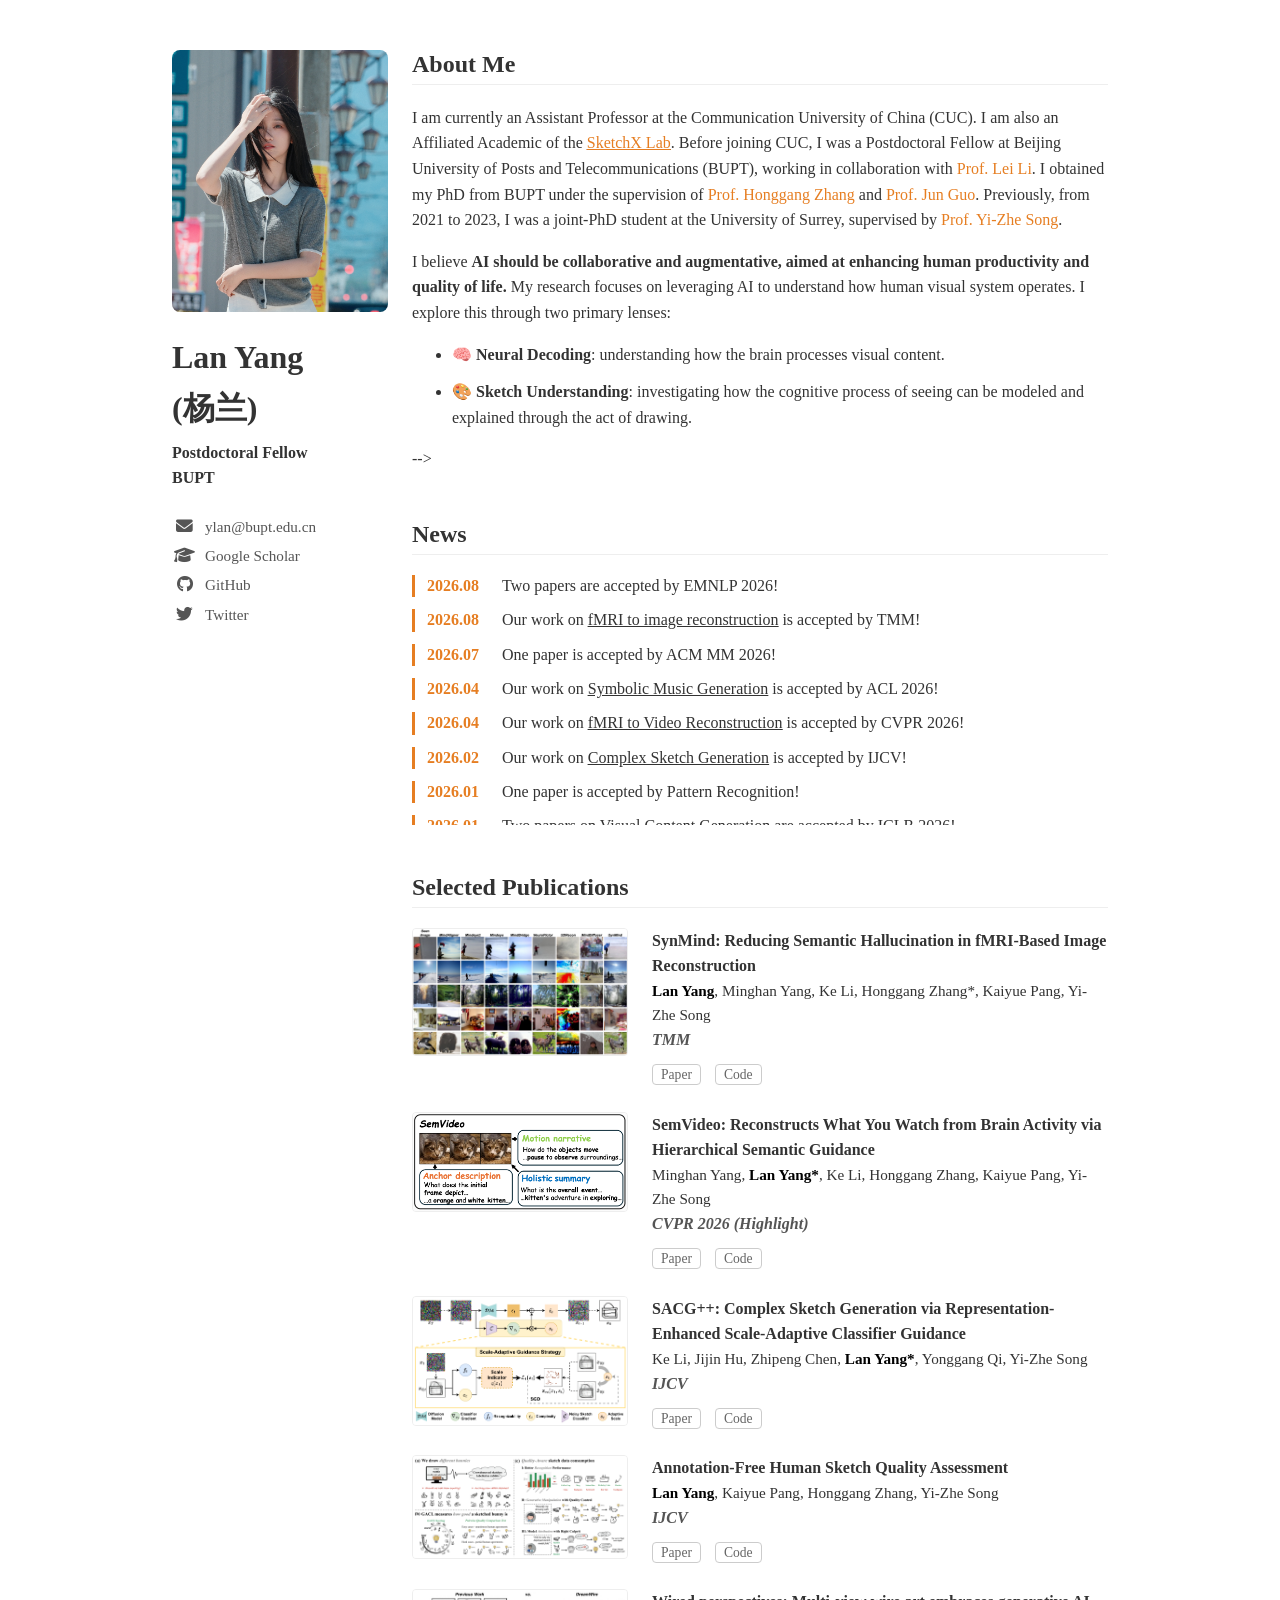
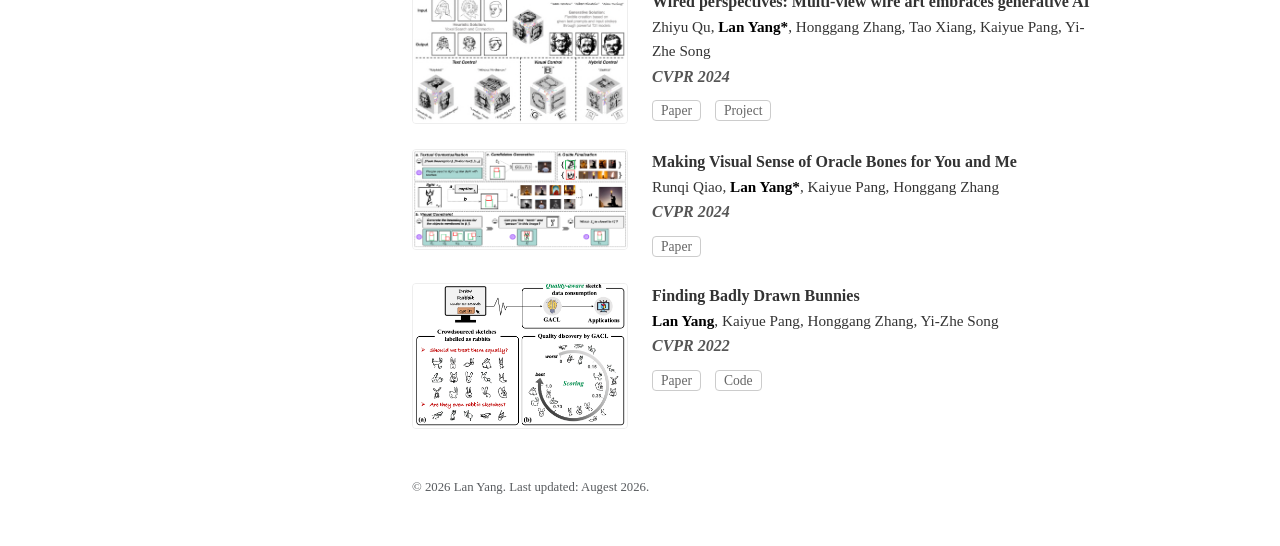
<file: index.html>
<!DOCTYPE html>
<html lang="en">
<head>
    <meta charset="UTF-8">
    <meta name="viewport" content="width=device-width, initial-scale=1.0">
    <title>Lan Yang | Academic Homepage</title>
    <!-- 使用 Bootstrap 5 快速布局 -->
    <link href="https://cdn.jsdelivr.net/npm/bootstrap@5.3.0/dist/css/bootstrap.min.css" rel="stylesheet">
    <!-- 引入 FontAwesome 图标 -->
    <link rel="stylesheet" href="https://cdnjs.cloudflare.com/ajax/libs/font-awesome/6.4.0/css/all.min.css">
    <style>
        body {
            font-family: 'Inter';
            background-color: #ffffff;
            font-size: 16px;
            color: #333;
            line-height: 1.6;
        }
        .container { max-width: 960px; }
        .sidebar { padding-top: 50px; }
        .main-content { padding-top: 50px; }
        .profile-pic {
            width: 100%;
            max-width: 220px;
            border-radius: 8px;
            margin-bottom: 20px;
        }
        .name { font-size: 2rem; font-weight: 700; margin-bottom: 5px; }
        .links a {
            display: block;
            color: #555;
            text-decoration: none;
            margin-bottom: 5px;
            font-size: 0.95rem;
        }
        .links a:hover { color: #E67E22; }
        .links a i {
            width: 25px;            /* 关键：给图标一个固定的占位宽度 */
            text-align: center;     /* 让图标在 25px 的宽度内居中 */
            margin-right: 12px;     /* 图标和文字之间的精确间距 */
            font-size: 1.1em;       /* 统一调整图标大小 */
        }
        .section-title {
            border-bottom: 1px solid #eee;
            margin-bottom: 20px;
            padding-bottom: 5px;
            font-weight: 600;
        }
        /* 1. 外层容器：控制滚动条和高度 */
        .news-content {
            height: 250px;       /* 固定高度 */
            overflow-y: auto;    /* 超过高度自动显示滚动条 */
            padding-right: 10px; /* 给右侧滚动条留点呼吸空间 */
        }

        /* 2. 列表容器：去掉默认缩进和圆点 */
        .news-content ul {
            list-style: none;
            padding: 0;
            margin: 0;
        }

        /* 3. 每一条新闻：控制竖线和布局 */
        .news-item {
            display: flex;
            align-items: flex-start;
            margin-bottom: 12px;
            padding-left: 12px;
            border-left: 3px solid #E67E22; /* 橙色小竖线 */
            line-height: 1.4;
            transition: all 0.3s ease; 
            cursor: default; /* 鼠标移上去显示默认箭头，或者用 pointer */
        }
        /* 新增：悬停时的动态效果 */
        .news-item:hover {
            /* 向右平移 8px，实现你说的缩进/位移效果 */
            transform: translateX(8px); 
            

            
            /* 可选：给个微弱的背景色，让这一行更突出 */
            background-color: rgba(230, 126, 34, 0.05); 
        }

        /* 4. 日期和文字的间距 */
        .news-date {
            font-weight: bold;
            color: #E67E22;
            min-width: 75px;
            flex-shrink: 0;
        }

        .news-text {
            flex-grow: 1;
        }

        /* 5. 可选：美化滚动条（让它更像 Mac 风格，窄一点） */
        .news-content::-webkit-scrollbar {
            width: 6px;
        }
        .news-content::-webkit-scrollbar-thumb {
            background-color: #ddd;
            border-radius: 10px;
        }

        .pub-item { margin-bottom: 25px; }
        .pub-title { font-weight: 600; display: block; }
        .pub-authors { font-size: 0.95rem; }
        .pub-authors b { color: #000; }
        .pub-conf { font-style: italic; color: #555; }
        .pub-links a {
            font-size: 0.85rem;
            margin-right: 10px;
            padding: 2px 8px;
            border: 1px solid #ccc;
            border-radius: 4px;
            color: #666;
            text-decoration: none;
        }
        .pub-links a:hover {
            background: #E67E22;    /* 橙色背景 (使用您之前喜欢的深橙色) */
            border-color: #E67E22;  /* 边框也设为橙色 */
            color: #ffffff;         /* 字体设为纯白 */
        }
        .teaser-img {
            width: 100%;
            border: 1px solid #eee;
            border-radius: 4px;
        }
        @media (max-width: 768px) {
            .sidebar { text-align: center; border-bottom: 1px solid #eee; padding-bottom: 30px; }
            .profile-pic { margin: 0 auto 20px; }
        }
    </style>
</head>
<body>

<div class="container">
    <div class="row">
        <!-- 左侧栏 -->
        <div class="col-md-3 sidebar">
            <img src="img/image.png" alt="Profile Picture" class="profile-pic">
            <div class="name">Lan Yang <br> (杨兰)</div>
            <p><b>Postdoctoral Fellow</b><br><b>BUPT</b></p>
            
            <div class="links mt-4">
                <a href="mailto:lanybupt@gmail.com"><i class="fas fa-envelope me-2"></i>ylan@bupt.edu.cn</a>
                <a href="https://scholar.google.com/citations?user=wJhPd1oAAAAJ&hl=zh-CN"><i class="fas fa-graduation-cap me-2"></i>Google Scholar</a>
                <a href="https://github.com/yanglan0225?tab=repositories"><i class="fab fa-github me-2"></i>GitHub</a>
                <a href="https://x.com/lanyang0225"><i class="fab fa-twitter me-2"></i>Twitter</a>
                <!-- <a href="#"><i class="fas fa-file-pdf me-2"></i>Curriculum Vitae</a> -->
            </div>
        </div>

        <!-- 右侧主内容 -->
        <div class="col-md-9 main-content">
            <!-- Bio -->
            <section id="about" class="mb-5">
                <h4 class="section-title">About Me</h4>
                <p>
                    I am currently an Assistant Professor at the Communication University of China (CUC). I am also an Affiliated Academic of the <u><a href="https://sketchx.ai/" style=color:#E67E22; target="_blank">SketchX Lab</a></u>.
                    Before joining CUC, I was a Postdoctoral Fellow at Beijing University of Posts and Telecommunications (BUPT), working in collaboration with <span style="color: #E67E22;" >Prof. Lei Li</span>. 
                    I obtained my PhD from BUPT under the supervision of <span style="color: #E67E22;" >Prof. Honggang Zhang</span> and <span style="color: #E67E22;" >Prof. Jun Guo</span>. 
                    Previously, from 2021 to 2023, I was a joint-PhD student at the University of Surrey, supervised by <span style="color: #E67E22;" >Prof. Yi-Zhe Song</span>.
                   
                </p>
                <p>
                    I believe <b>AI should be collaborative and augmentative, aimed at enhancing human productivity and quality of life.</b> 
                    My research focuses on leveraging AI to understand how human visual system operates. 
                    I explore this through two primary lenses:
                    <ul style="padding-left: 40px; list-style-type: disc;">
                    <li style="margin-bottom: 12px;">
                        🧠 <strong>Neural Decoding</strong>: 
                        understanding how the brain processes visual content.
                    </li>
                    <li style="margin-bottom: 12px;">
                        🎨 <strong>Sketch Understanding</strong>: 
                        investigating how the cognitive process of seeing can be modeled and explained through the act of drawing.
                    </li>
                    <!-- 🧠<b>neural decoding</b>— understanding how the brain processes visual content
                    —and 🎨<b>sketch understanding</b>, investigating how the cognitive process of seeing can be modeled and explained through the act of drawing. -->
                    </ul>
                </p>
<!-- 
                <p>My recent works focus:</p>

                <ul style="list-style: none; padding-left: 0;">
                    <li style="margin-bottom: 12px;">
                        🧠 <strong>Cognition Understanding</strong>: 
                        Investigating how to reconstruct high-fidelity visual experiences from multi-modal brain signals (fMRI/EEG), aiming to "visualize" human internal perception.
                    </li>
                    <li style="margin-bottom: 12px;">
                        ✨ <strong>Creative Generation</strong>: 
                        Bridging human intent and creative expression by developing models that understand abstract visual languages—ranging from ancient Oracle Bone scripts to contemporary sketches—and translate them into creative artistic forms.
                    </li>
                    <!-- <li style="margin-bottom: 12px;">
                        🍀 <strong>Embodied Interaction</strong>: 
                        Extending visual intelligence from the digital realm to the physical world, exploring how vision-language models can empower autonomous systems with multiple sensors in complex environments.
                    </li> -->
                </ul> -->


            </section>

            <!-- News -->

            <section id="news" class="mb-5">
                <h4 class="section-title">News</h4>

        
                <div class="news-content">
                <ul>
                    <li class="news-item">
                        <span class="news-date">2026.08 </span>
                        <span class="news-text">Two papers are accepted by EMNLP 2026! </span>
                    </li>
                    <li class="news-item">
                        <span class="news-date">2026.08 </span>
                        <span class="news-text">Our work on <u><a href="https://arxiv.org/abs/2601.17857" style=color:#333333; target="_blank">fMRI to image reconstruction</a></u> 
                    is accepted by TMM! </span>
                    </li>
                    <li class="news-item">
                        <span class="news-date">2026.07 </span>
                        <span class="news-text">One paper is accepted by ACM MM 2026! </span>
                    </li>
                    <li class="news-item">
                        <span class="news-date">2026.04 </span>
                        <span class="news-text">Our work on <u><a href="https://arxiv.org/abs/2508.20665" style=color:#333333; target="_blank">Symbolic Music Generation</a></u> 
                            is accepted by ACL 2026!</span>
                    </li>
                    <!-- 当你在这里添加超过 5-6 条新闻时，滚动条就会自动出现了 -->
                    <li class="news-item">
                        <span class="news-date">2026.04 </span>
                        <span class="news-text">Our work on <u><a href="https://arxiv.org/abs/2602.21819" style=color:#333333; target="_blank">fMRI to Video Reconstruction</a></u> 
                        is accepted by CVPR 2026!</span>
                    </li>
                    <li class="news-item">
                        <span class="news-date">2026.02 </span>
                        <span class="news-text">Our work on <u><a href="https://arxiv.org/abs/2602.21819" style=color:#333333; target="_blank">Complex Sketch Generation</a></u> 
                    is accepted by IJCV!</span>
                    </li>                   
                     <li class="news-item">
                        <span class="news-date">2026.01 </span>
                        <span class="news-text">One paper is accepted by Pattern Recognition!</span>
                    </li>                    
                    <li class="news-item">
                        <span class="news-date">2026.01 </span>
                        <span class="news-text">Two papers on Visual Content Generation are accepted by ICLR 2026!</span>
                    </li>                    
                    <li class="news-item">
                        <span class="news-date">2026.01 </span>
                        <span class="news-text">One paper is accepted by ICASSP 2026!  </span>
                    </li>                    
                    <li class="news-item">
                        <span class="news-date">2025.11 </span>
                        <span class="news-text">Our work on Visual Dialog received the Best Paper Award at IC-NIDC 2025!</span>
                    </li>                   
                    <li class="news-item">
                        <span class="news-date">2025.08 </span>
                        <span class="news-text">Supported by the Young Scientists Fund of the National Natural Science Foundation of China (C-level)!</span>
                    </li>
                    <li class="news-item">
                        <span class="news-date">2025.06 </span>
                        <span class="news-text">Supported by Postdoctoral Fellowship Program of China Postdoctoral Science Foundation (CPSF).</span>
                    </li>
                    <li class="news-item">
                        <span class="news-date">2025.04 </span>
                        <span class="news-text">One paper on Oracle Understanding is accepted by ACL 2025! </span>
                    </li>
                    <li class="news-item">
                        <span class="news-date">2024.12 </span>
                        <span class="news-text">Two papers are accepted by AAAI 2025! </span>
                    </li>
                </ul>
            </div>
            </section>


            <!-- Selected Publications -->
            <section id="publications" class="mb-5">
                <h4 class="section-title">Selected Publications</h4>

                <!-- Publication 1 -->
                <div class="row pub-item">
                    <div class="col-md-4">
                        <img src="img/synmind.png" class="teaser-img" alt="Paper teaser">
                    </div>
                    <div class="col-md-8">
                        <span class="pub-title">SynMind: Reducing Semantic Hallucination in fMRI-Based Image Reconstruction</span>
                        <div class="pub-authors">
                            <b>Lan Yang</b>, Minghan Yang, Ke Li, Honggang Zhang*, Kaiyue Pang, Yi-Zhe Song
                        </div>
                        <div class="pub-conf"><b>TMM</b></div>
                        <div class="pub-links mt-2">
                            <a href="https://arxiv.org/abs/2601.17857">Paper</a>
                            <a href="https://github.com/yanglan0225/SynMind/tree/main">Code</a>

                        </div>
                    </div>
                </div>
                
                <!-- Publication 1 -->
                <div class="row pub-item">
                    <div class="col-md-4">
                        <img src="img/semvideo.png" class="teaser-img" alt="Paper teaser">
                    </div>
                    <div class="col-md-8">
                        <span class="pub-title">SemVideo: Reconstructs What You Watch from Brain Activity via Hierarchical Semantic Guidance</span>
                        <div class="pub-authors">
                            Minghan Yang, <b>Lan Yang*</b>, Ke Li, Honggang Zhang, Kaiyue Pang, Yi-Zhe Song
                        </div>
                        <div class="pub-conf"><b>CVPR 2026 (Highlight)</b></div>
                        <div class="pub-links mt-2">
                            <a href="https://arxiv.org/abs/2602.21819">Paper</a>
                            <a href="https://github.com/yang-minghan/SemVideo">Code</a>

                        </div>
                    </div>
                </div>

                <!-- Publication 2 -->
                <div class="row pub-item">
                    <div class="col-md-4">
                        <img src="img/ijcv26.png" class="teaser-img" alt="Paper teaser">
                    </div>
                    <div class="col-md-8">
                        <span class="pub-title">SACG++: Complex Sketch Generation via Representation-Enhanced Scale-Adaptive Classifier Guidance</span>
                        <div class="pub-authors">
                            Ke Li, Jijin Hu, Zhipeng Chen, <b>Lan Yang*</b>, Yonggang Qi, Yi-Zhe Song
                        </div>
                        <div class="pub-conf"><b>IJCV</b></div>
                        <div class="pub-links mt-2">
                            <a href="https://link.springer.com/article/10.1007/s11263-026-02768-5">Paper</a>
                            <a href="https://github.com/HuJijin/Adaptive_Guided_Sketch">Code</a>
                        </div>
                    </div>
                </div>

                <div class="row pub-item">
                    <div class="col-md-4">
                        <img src="img/ijcv24.png" class="teaser-img" alt="Paper teaser">
                    </div>
                    <div class="col-md-8">
                        <span class="pub-title">Annotation-Free Human Sketch Quality Assessment</span>
                        <div class="pub-authors">
                            <b>Lan Yang</b>, Kaiyue Pang, Honggang Zhang, Yi-Zhe Song
                        </div>
                        <div class="pub-conf"><b>IJCV</b></div>
                        <div class="pub-links mt-2">
                            <a href="https://arxiv.org/abs/2507.20548">Paper</a>
                            <a href="https://github.com/yanglan0225/SketchX-Quantifying-Sketch-Quality">Code</a>
                        </div>
                    </div>
                </div>

                <div class="row pub-item">
                    <div class="col-md-4">
                        <img src="img/cvpr24_wire.png" class="teaser-img" alt="Paper teaser">
                    </div>
                    <div class="col-md-8">
                        <span class="pub-title">Wired perspectives: Multi-view wire art embraces generative AI</span>
                        <div class="pub-authors">
                            Zhiyu Qu, <b>Lan Yang*</b>, Honggang Zhang, Tao Xiang, Kaiyue Pang, Yi-Zhe Song
                        </div>
                        <div class="pub-conf"><b>CVPR 2024</b></div>
                        <div class="pub-links mt-2">
                            <a href="https://openaccess.thecvf.com/content/CVPR2024/papers/Qu_Wired_Perspectives_Multi-View_Wire_Art_Embraces_Generative_AI_CVPR_2024_paper.pdf">Paper</a>
                            <a href="https://dreamwireart.github.io/">Project</a>
                        </div>
                    </div>
                </div>

                <div class="row pub-item">
                    <div class="col-md-4">
                        <img src="img/cvpr24_oracle.png" class="teaser-img" alt="Paper teaser">
                    </div>
                    <div class="col-md-8">
                        <span class="pub-title">Making Visual Sense of Oracle Bones for You and Me</span>
                        <div class="pub-authors">
                            Runqi Qiao, <b>Lan Yang*</b>, Kaiyue Pang, Honggang Zhang
                        </div>
                        <div class="pub-conf"><b>CVPR 2024</b></div>
                        <div class="pub-links mt-2">
                            <a href="https://openaccess.thecvf.com/content/CVPR2024/papers/Qiao_Making_Visual_Sense_of_Oracle_Bones_for_You_and_Me_CVPR_2024_paper.pdf">Paper</a>
                        </div>
                    </div>
                </div>

                <div class="row pub-item">
                    <div class="col-md-4">
                        <img src="img/cvpr22.png" class="teaser-img" alt="Paper teaser">
                    </div>
                    <div class="col-md-8">
                        <span class="pub-title">Finding Badly Drawn Bunnies</span>
                        <div class="pub-authors">
                            <b>Lan Yang</b>, Kaiyue Pang, Honggang Zhang, Yi-Zhe Song
                        </div>
                        <div class="pub-conf"><b>CVPR 2022</b></div>
                        <div class="pub-links mt-2">
                            <a href="https://openaccess.thecvf.com/content/CVPR2022/papers/Yang_Finding_Badly_Drawn_Bunnies_CVPR_2022_paper.pdf">Paper</a>
                            <a href="https://github.com/yanglan0225/SketchX-Quantifying-Sketch-Quality">Code</a>
                        </div>
                    </div>
                </div>

            </section>

            <footer class="mt-5 mb-5 text-muted" style="font-size: 0.8rem;">
                © 2026 Lan Yang. Last updated: Augest 2026.
            </footer>
        </div>
    </div>
</div>

</body>
</html>
</file>
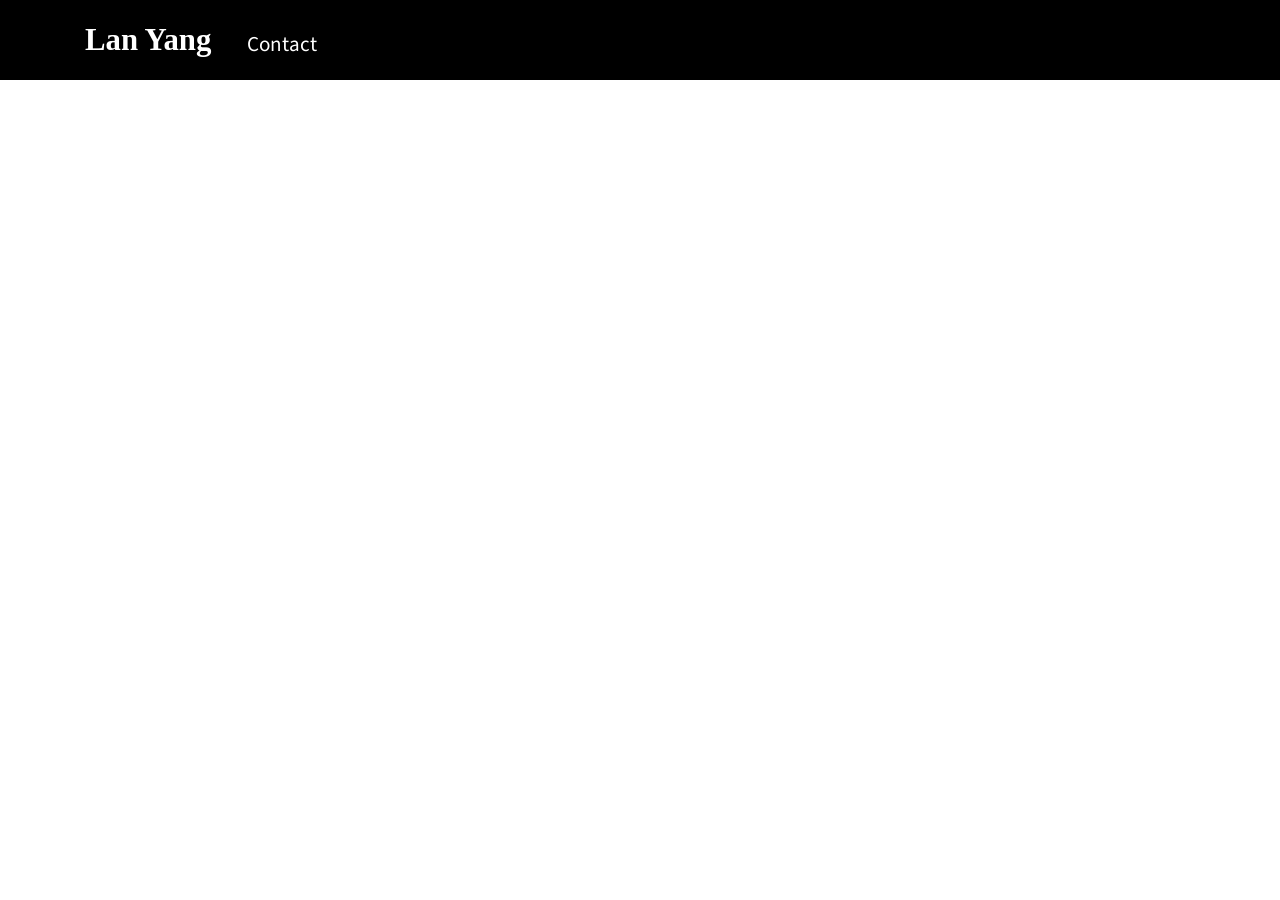
<file: contact.html>
<!DOCTYPE html>
<html lang="en">

<head>

  <meta charset="utf-8">
  <meta name="viewport" content="width=device-width, initial-scale=1, shrink-to-fit=no">
  <!-- <meta property='og:title' content="Jessica Bo | Personal Website"/> -->
  <!-- <meta property='og:image' content="img/mountains_preview.png"/> -->

  <title>Lan Yang</title>
  <meta content="" name="descriptison">
  <meta content="" name="keywords">
  
  <link rel="stylesheet" href="https://use.fontawesome.com/releases/v5.15.4/css/all.css" integrity="sha384-DyZ88mC6Up2uqS4h/KRgHuoeGwBcD4Ng9SiP4dIRy0EXTlnuz47vAwmeGwVChigm" crossorigin="anonymous"/> 
  <!-- Custom fonts for this theme -->
  <link href="vendor/fontawesome-free/css/all.min.css" rel="stylesheet" type="text/css">
  <link href="https://fonts.googleapis.com/css?family=Dosis:400,700" rel="stylesheet" type="text/css">
  <link href="https://fonts.googleapis.com/css?family=Montserrat:400,700" rel="stylesheet" type="text/css">
  <link href="https://fonts.googleapis.com/css?family=Lato:400,700,400italic,700italic" rel="stylesheet" type="text/css">

  <!-- Favicons -->
  <link rel="shortcut icon" href="favicon.ico" type="image/x-icon">
  <link rel="icon" href="favicon.ico" type="image/x-icon">

  <!-- Theme CSS -->
  <link href="css/freelancer.css" rel="stylesheet">

</head>

<body id="page-top">

  <!-- Navigation -->
  <nav class="navbar navbar-expand-lg bg-secondary fixed-top" id="mainNav">
    <div class="container">
      <a class="navbar-brand js-scroll-trigger" href="index.html">Lan Yang</a>
      <button class="navbar-toggler navbar-toggler-right text-uppercase bg-secondary text-white rounded" type="button" data-toggle="collapse" data-target="#navbarResponsive" aria-controls="navbarResponsive" aria-expanded="false" aria-label="Toggle navigation">
        Menu
        <i class="fas fa-bars"></i>
      </button>
      <div class="collapse navbar-collapse" id="navbarResponsive">
        <ul class="navbar-nav mr-auto">
          <li class="nav-item mx-0 mx-lg-1">
            <a class="nav-link py-3 px-0 px-lg-3 rounded js-scroll-trigger large" href="contact.html" style="position: relative; top: 5px;">Contact</a>
          </li>
        </ul>
      </div>
    </div>
  </nav>
</file>
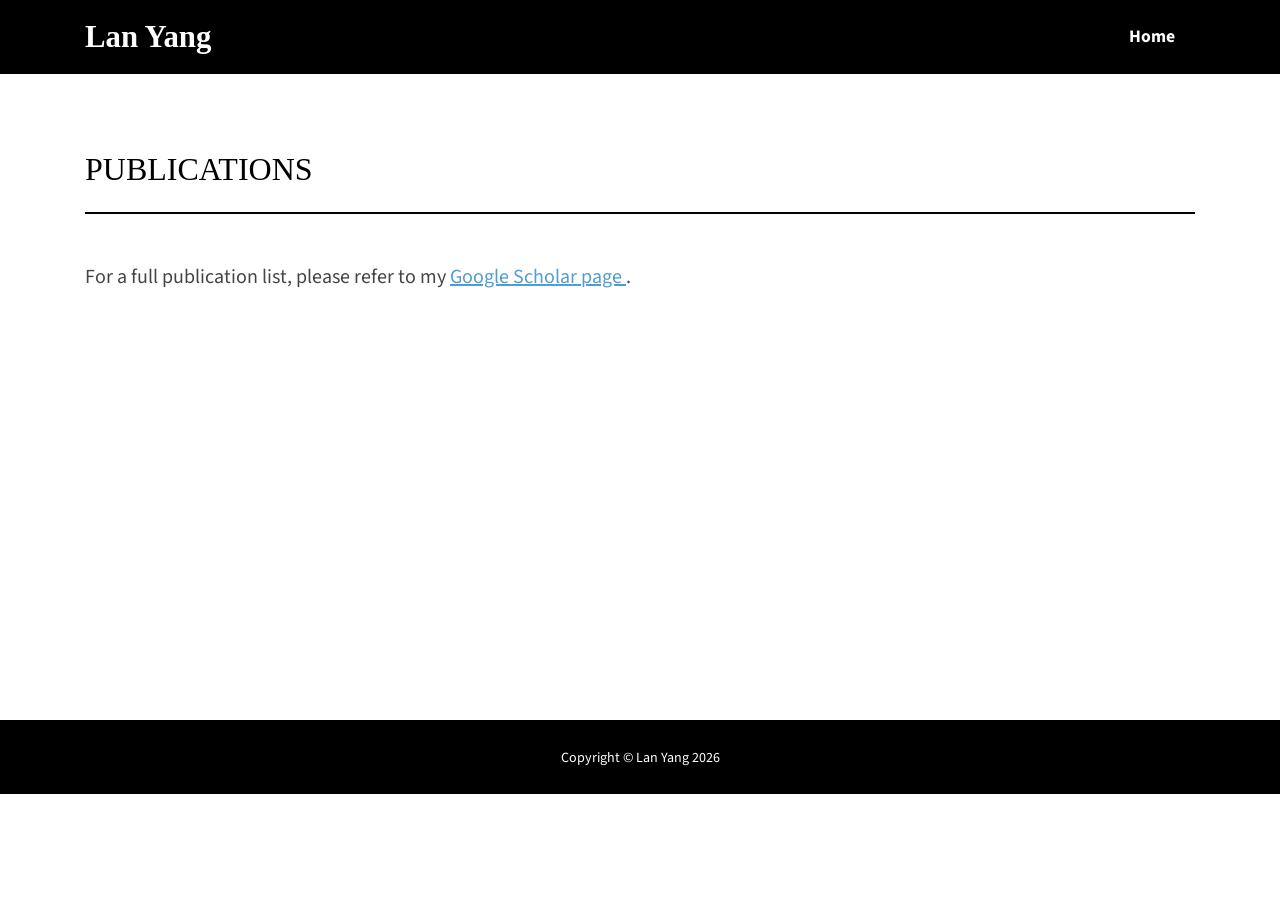
<file: publication.html>
<!DOCTYPE html>
<html lang="en">
<head>
  <meta charset="utf-8">
  <meta name="viewport" content="width=device-width, initial-scale=1, shrink-to-fit=no">
  <title>Publications - Lan Yang</title>
  

  <link rel="stylesheet" href="https://use.fontawesome.com/releases/v5.15.4/css/all.css" crossorigin="anonymous"/> 
  <link href="vendor/fontawesome-free/css/all.min.css" rel="stylesheet" type="text/css">
  <link href="https://fonts.googleapis.com/css?family=Montserrat:400,700" rel="stylesheet" type="text/css">
  <link href="https://fonts.googleapis.com/css?family=Lato:400,700,400italic,700italic" rel="stylesheet" type="text/css">
  <link href="css/freelancer.css" rel="stylesheet">
</head>

<body id="page-top">

  <nav class="navbar navbar-expand-lg bg-secondary fixed-top" id="mainNav">
    <div class="container">
      <a class="navbar-brand js-scroll-trigger" href="index.html">Lan Yang</a>
      <div class="collapse navbar-collapse" id="navbarResponsive">
        <ul class="navbar-nav ml-auto">
          <li class="nav-item mx-0 mx-lg-1">
            <a class="nav-link py-3 px-0 px-lg-3 rounded js-scroll-trigger" href="index.html">Home</a>
          </li>
        </ul>
      </div>
    </div>
  </nav>


  <header class="masthead bg-white text-black" style="padding-top: 150px; min-height: 80vh;">
    <div class="container">
      <h2 class="text-uppercase mb-4">Publications</h2>
      <hr class="solid mb-5">
      
      <p style="font-size: 1.25rem;">
        For a full publication list, please refer to my 
        <a href="https://scholar.google.com/citations?user=wJhPd1oAAAAJ&hl=zh-CN" target="_blank" style="color: #4f9dd1; text-decoration: underline;">
          Google Scholar page
        </a>.
      </p>
    </div>
  </header>


  <footer class="copyright py-4 text-center text-white bg-secondary">
    <div class="container">
      <small>Copyright &copy; Lan Yang 2026</small>
    </div>
  </footer>
</body>
</html>
</file>
<file: css/freelancer.css>
/*
  Yael's CSS
*/

@import url('https://fonts.googleapis.com/css2?family=Source+Sans+Pro:wght@400;700&display=swap');
.mb-2, .my-2
{
  font-family: 'Didot', serif;
}

html {
  font-family: 'Source Sans Pro', sans-serif;
}

.portrait-image
{
  width: 8em;
  height: 8em;
  margin: 1em 0;
  margin-left: -2em;
  float: left;
}

.fa-times:before
{
  content: "×";
}

.name-title {
  line-height: 1.2em !important;
}

.name-title2 {
  line-height: 1.2em;
  font-size: 2.5rem;
}

.column-container 
{
  width: 100%;
}

.image-column
{
  width: 33%;
  display: inline-block;
  vertical-align: top;
  box-sizing: border-box;
}

.image-column img
{
  width: 100%;
  box-sizing: border-box;
  padding: 0.3em;
}

/*!
 * Start Bootstrap - Freelancer v5.1.3 (https://startbootstrap.com/template-overviews/freelancer)
 * Copyright 2013-2019 Start Bootstrap
 * Licensed under MIT (https://github.com/BlackrockDigital/startbootstrap-freelancer/blob/master/LICENSE)
 */

/*!
 * Bootstrap v4.3.1 (https://getbootstrap.com/)
 * Copyright 2011-2019 The Bootstrap Authors
 * Copyright 2011-2019 Twitter, Inc.
 * Licensed under MIT (https://github.com/twbs/bootstrap/blob/master/LICENSE)
 */
:root {
  --blue: #4F96D9;
  --blue2: #a7aebc;
  --indigo: #6610f2;
  --purple: #6f42c1;
  --pink: rgb(68, 136, 209);
  --lightpink:rgb(199 219 242);
  --lightblue:rgb(176, 226, 241);
  --lightname:rgb(250, 235, 173);
  
  --red: #dc3545;
  --orange: #fd7e14;
  --yellow: #ffc107;
  --green: #28a745;
  --teal: #97e7d7;
  --cyan: #17a2b8;
  --white: #fff;
  --gray: #6c757d;
  --gray-light: #e1e6eb;
  --gray-dark: #343a40;
  --black: #000000;
  --primary: #ffffff;
  --secondary: #000000;
  --success: #28a745;
  --info: #17a2b8;
  --warning: #ffc107;
  --danger: #dc3545;
  --light: #f8f9fa;
  --dark: #343a40;
  --breakpoint-xs: 0;
  --breakpoint-sm: 576px;
  --breakpoint-md: 768px;
  --breakpoint-lg: 992px;
  --breakpoint-xl: 1200px;
}

*,
*::before,
*::after {
  box-sizing: border-box;
}

html {
  /*font-family: Didot, serif;*/
  line-height: 1.15;
  -webkit-text-size-adjust: 100%;
  -webkit-tap-highlight-color: rgba(0, 0, 0, 0);
}

article, aside, figcaption, figure, footer, header, hgroup, main, nav, section {
  display: block;
}

body {
  margin: 0;
  /* font-family: Didot, serif; */
  font-size: 1.1rem;
  font-weight: 400;
  line-height: 1.5;
  color: #333;
  text-align: left;
  background-color: #fff;
}

[tabindex="-1"]:focus {
  outline: 0 !important;
}

hr {
  box-sizing: content-box;
  height: 0;
  overflow: visible;
}

h1, h2, h3, h4, h5, h6 {
  margin-top: 0;
  margin-bottom: 0.5rem;
  color: black;
}

p {
  margin-top: 0;
  margin-bottom: 0.5rem;
  color: #444;
}

abbr[title],
abbr[data-original-title] {
  text-decoration: underline;
  -webkit-text-decoration: underline dotted;
  text-decoration: underline dotted;
  cursor: help;
  border-bottom: 0;
  -webkit-text-decoration-skip-ink: none;
  text-decoration-skip-ink: none;
}

address {
  margin-bottom: 1rem;
  font-style: normal;
  line-height: inherit;
}

ol,
ul,
dl {
  margin-top: 0;
  margin-bottom: 1rem;
}

ol ol,
ul ul,
ol ul,
ul ol {
  margin-bottom: 0;
}

dt {
  font-weight: 700;
}

dd {
  margin-bottom: .5rem;
  margin-left: 0;
}

blockquote {
  margin: 0 0 1rem;
}

b,
strong {
  font-weight: bolder;
}

small {
  font-size: 80%;
}

sub,
sup {
  position: relative;
  font-size: 75%;
  line-height: 0;
  vertical-align: baseline;
}

sub {
  bottom: -.25em;
}

sup {
  top: -.5em;
}

a {
  color: var(--black);
  text-decoration: none;
  background-color: transparent;
  font-size: 100%;
}

a:hover {
  color: var(--black);
  text-decoration: underline;
}

a:not([href]):not([tabindex]) {
  color: inherit;
  text-decoration: none;
}

a:not([href]):not([tabindex]):hover, a:not([href]):not([tabindex]):focus {
  color: inherit;
  text-decoration: none;
}

a:not([href]):not([tabindex]):focus {
  outline: 0;
}

pre,
code,
kbd,
samp {
  font-family: SFMono-Regular, Menlo, Monaco, Consolas, "Liberation Mono", "Courier New", monospace;
  font-size: 1em;
}

pre {
  margin-top: 0;
  margin-bottom: 1rem;
  overflow: auto;
}

figure {
  margin: 0 0 1rem;
}

img {
  vertical-align: middle;
  border-style: none;
}

svg {
  overflow: hidden;
  vertical-align: middle;
}

table {
  border-collapse: collapse;
}

caption {
  padding-top: 0.75rem;
  padding-bottom: 0.75rem;
  color: #6c757d;
  text-align: left;
  caption-side: bottom;
}

th {
  text-align: inherit;
}

label {
  display: inline-block;
  margin-bottom: 0.5rem;
}

button {
  border-radius: 0;
}

button:focus {
  outline: 1px dotted;
  outline: 5px auto -webkit-focus-ring-color;
}

input,
button,
select,
optgroup,
textarea {
  margin: 0;
  font-family: inherit;
  font-size: inherit;
  line-height: inherit;
}

button,
input {
  overflow: visible;
}

button,
select {
  text-transform: none;
}

select {
  word-wrap: normal;
}

button,
[type="button"],
[type="reset"],
[type="submit"] {
  -webkit-appearance: button;
}

button:not(:disabled),
[type="button"]:not(:disabled),
[type="reset"]:not(:disabled),
[type="submit"]:not(:disabled) {
  cursor: pointer;
}

button::-moz-focus-inner,
[type="button"]::-moz-focus-inner,
[type="reset"]::-moz-focus-inner,
[type="submit"]::-moz-focus-inner {
  padding: 0;
  border-style: none;
}

input[type="radio"],
input[type="checkbox"] {
  box-sizing: border-box;
  padding: 0;
}

input[type="date"],
input[type="time"],
input[type="datetime-local"],
input[type="month"] {
  -webkit-appearance: listbox;
}

textarea {
  overflow: auto;
  resize: vertical;
}

fieldset {
  min-width: 0;
  padding: 0;
  margin: 0;
  border: 0;
}

legend {
  display: block;
  width: 100%;
  max-width: 100%;
  padding: 0;
  margin-bottom: .5rem;
  font-size: 1.5rem;
  line-height: inherit;
  color: inherit;
  white-space: normal;
}

progress {
  vertical-align: baseline;
}

[type="number"]::-webkit-inner-spin-button,
[type="number"]::-webkit-outer-spin-button {
  height: auto;
}

[type="search"] {
  outline-offset: -2px;
  -webkit-appearance: none;
}

[type="search"]::-webkit-search-decoration {
  -webkit-appearance: none;
}

::-webkit-file-upload-button {
  font: inherit;
  -webkit-appearance: button;
}

output {
  display: inline-block;
}

summary {
  display: list-item;
  cursor: pointer;
}

template {
  display: none;
}

[hidden] {
  display: none !important;
}

h1, h2, h3, h4, h5, h6,
.h1, .h2, .h3, .h4, .h5, .h6 {
  margin-bottom: 0.5rem;
  font-family: Didot, serif;
  font-weight: 500;
  line-height: 1.2;
}

h1, .h1 {
  font-size: 2.5rem;
}

h2, .h2 {
  font-size: 2rem;
}

h3, .h3 {
  font-size: 1.75rem;
}

h4, .h4 {
  font-size: 1.5rem;
}

h5, .h5 {
  font-size: 1.25rem;
}

h6, .h6 {
  font-size: 1rem;
}

.lead {
  font-size: 1.25rem;
  font-weight: 300;
}

.display-1 {
  font-size: 6rem;
  font-weight: 300;
  line-height: 1.2;
}

.display-2 {
  font-size: 5.5rem;
  font-weight: 300;
  line-height: 1.2;
}

.display-3 {
  font-size: 4.5rem;
  font-weight: 300;
  line-height: 1.2;
}

.display-4 {
  font-size: 3.5rem;
  font-weight: 300;
  line-height: 1.2;
}

hr {
  margin-top: 1rem;
  margin-bottom: 1rem;
  border: 0;
  border-top: 0.125rem solid rgba(0, 0, 0, 1);
}

small,
.small {
  font-size: 80%;
  font-weight: 400;
}

large,
.large {
  font-size: 120%;
  font-weight: 400;
}

mark,
.mark {
  padding: 0.2em;
  background-color: #fcf8e3;
}

.list-unstyled {
  padding-left: 0;
  list-style: none;
}

.list-inline {
  padding-left: 0;
  list-style: none;
}

.list-inline-item {
  display: inline-block;
}

.list-inline-item:not(:last-child) {
  margin-right: 0.5rem;
}

.initialism {
  font-size: 90%;
  text-transform: uppercase;
}

.blockquote {
  margin-bottom: 1rem;
  font-size: 1.25rem;
}

.blockquote-footer {
  display: block;
  font-size: 80%;
  color: #6c757d;
}

.blockquote-footer::before {
  content: "\2014\00A0";
}

.img-fluid {
  max-width: 100%;
  height: auto;
}

.img-fluid2 {
  max-width: 22%;
  height: auto;
}

.img-thumbnail {
  padding: 0.25rem;
  background-color: #fff;
  border: 0.125rem solid #dee2e6;
  border-radius: 0.5rem;
  max-width: 100%;
  height: auto;
}

.figure {
  display: inline-block;
}

.figure-img {
  margin-bottom: 0.5rem;
  line-height: 1;
}

.figure-caption {
  font-size: 90%;
  color: #6c757d;
}

code {
  font-size: 87.5%;
  color: #e83e8c;
  word-break: break-word;
}

a > code {
  color: inherit;
}

kbd {
  padding: 0.2rem 0.4rem;
  font-size: 87.5%;
  color: #fff;
  background-color: #212529;
  border-radius: 0.25rem;
}

kbd kbd {
  padding: 0;
  font-size: 100%;
  font-weight: 700;
}

pre {
  display: block;
  font-size: 87.5%;
  color: #212529;
}

pre code {
  font-size: inherit;
  color: inherit;
  word-break: normal;
}

.pre-scrollable {
  max-height: 340px;
  overflow-y: scroll;
}

.container {
  z-index:1; 
  width: 100%;
  padding-right: 15px;
  padding-left: 15px;
  margin-right: auto;
  margin-left: auto;
}

@media (min-width: 576px) {
  .container {
    max-width: 540px;
  }
}

@media (min-width: 768px) {
  .container {
    max-width: 720px;
  }
}

@media (min-width: 992px) {
  .container {
    max-width: 960px;
  }
}

@media (min-width: 1200px) {
  .container {
    max-width: 1140px;
  }
}

.container-fluid {
  width: 100%;
  padding-right: 15px;
  padding-left: 15px;
  margin-right: auto;
  margin-left: auto;
}

.row {
  display: flex;
  flex-wrap: wrap;
  margin-right: -15px;
  margin-left: -15px;
}

.no-gutters {
  margin-right: 0;
  margin-left: 0;
}

.no-gutters > .col,
.no-gutters > [class*="col-"] {
  padding-right: 0;
  padding-left: 0;
}

.element {
  margin:0 3%;
  width:20%;
}

.col-1, .col-2, .col-3, .col-4, .col-5, .col-6, .col-7, .col-8, .col-9, .col-10, .col-11, .col-12, .col,
.col-auto, .col-sm-1, .col-sm-2, .col-sm-3, .col-sm-4, .col-sm-5, .col-sm-6, .col-sm-7, .col-sm-8, .col-sm-9, .col-sm-10, .col-sm-11, .col-sm-12, .col-sm,
.col-sm-auto, .col-md-1, .col-md-2, .col-md-3, .col-md-4, .col-md-5, .col-md-6, .col-md-7, .col-md-8, .col-md-9, .col-md-11, .col-md-12, .col-md,
.col-md-auto, .col-lg-1, .col-lg-2, .col-lg-3, .col-lg-4, .col-lg-5, .col-lg-6, .col-lg-7, .col-lg-8, .col-lg-9, .col-lg-11, .col-lg-12, .col-lg,
.col-lg-auto, .col-xl-1, .col-xl-2, .col-xl-3, .col-xl-4, .col-xl-5, .col-xl-6, .col-xl-7, .col-xl-8, .col-xl-9, .col-xl-10, .col-xl-11, .col-xl-12, .col-xl,
.col-xl-auto {
  position: relative;
  width: 100%;
  padding-right: 15px;
  padding-left: 15px;
}

.col-md-10, .col-lg-10{
  margin: auto;
  /* border: solid; */
  border-bottom: solid;
  margin-bottom: 20px;
  padding-bottom: 20px;
  position: relative;
  /* ronnen */
  width: 100%;
  padding-right: 15px;
  padding-left: 15px;
}


.col {
  flex-basis: 0;
  flex-grow: 1;
  max-width: 100%;
}

.col-auto {
  flex: 0 0 auto;
  width: auto;
  max-width: 100%;
}

.col-1 {
  flex: 0 0 8.33333%;
  max-width: 8.33333%;
}

.col-2 {
  flex: 0 0 16.66667%;
  max-width: 16.66667%;
}

.col-3 {
  flex: 0 0 25%;
  max-width: 25%;
}

.col-4 {
  flex: 0 0 33.33333%;
  max-width: 33.33333%;
}

.col-5 {
  flex: 0 0 41.66667%;
  max-width: 41.66667%;
}

.col-6 {
  flex: 0 0 50%;
  max-width: 50%;
}

.col-7 {
  flex: 0 0 58.33333%;
  max-width: 58.33333%;
}

.col-8 {
  flex: 0 0 66.66667%;
  max-width: 66.66667%;
}

.col-9 {
  flex: 0 0 75%;
  max-width: 75%;
}

.col-10 {
  flex: 0 0 83.33333%;
  max-width: 83.33333%;
}

.col-11 {
  flex: 0 0 91.66667%;
  max-width: 91.66667%;
}

.col-12 {
  flex: 0 0 100%;
  max-width: 100%;
}

.order-first {
  order: -1;
}

.order-last {
  order: 13;
}

.order-0 {
  order: 0;
}

.order-1 {
  order: 1;
}

.order-2 {
  order: 2;
}

.order-3 {
  order: 3;
}

.order-4 {
  order: 4;
}

.order-5 {
  order: 5;
}

.order-6 {
  order: 6;
}

.order-7 {
  order: 7;
}

.order-8 {
  order: 8;
}

.order-9 {
  order: 9;
}

.order-10 {
  order: 10;
}

.order-11 {
  order: 11;
}

.order-12 {
  order: 12;
}

.offset-1 {
  margin-left: 8.33333%;
}

.offset-2 {
  margin-left: 16.66667%;
}

.offset-3 {
  margin-left: 25%;
}

.offset-4 {
  margin-left: 33.33333%;
}

.offset-5 {
  margin-left: 41.66667%;
}

.offset-6 {
  margin-left: 50%;
}

.offset-7 {
  margin-left: 58.33333%;
}

.offset-8 {
  margin-left: 66.66667%;
}

.offset-9 {
  margin-left: 75%;
}

.offset-10 {
  margin-left: 83.33333%;
}

.offset-11 {
  margin-left: 91.66667%;
}

@media (min-width: 576px) {
  .col-sm {
    flex-basis: 0;
    flex-grow: 1;
    max-width: 100%;
  }
  .col-sm-auto {
    flex: 0 0 auto;
    width: auto;
    max-width: 100%;
  }
  .col-sm-1 {
    flex: 0 0 8.33333%;
    max-width: 8.33333%;
  }
  .col-sm-2 {
    flex: 0 0 16.66667%;
    max-width: 16.66667%;
  }
  .col-sm-3 {
    flex: 0 0 25%;
    max-width: 25%;
  }
  .col-sm-4 {
    flex: 0 0 33.33333%;
    max-width: 33.33333%;
  }
  .col-sm-5 {
    flex: 0 0 41.66667%;
    max-width: 41.66667%;
  }
  .col-sm-6 {
    flex: 0 0 50%;
    max-width: 50%;
  }
  .col-sm-7 {
    flex: 0 0 58.33333%;
    max-width: 58.33333%;
  }
  .col-sm-8 {
    flex: 0 0 66.66667%;
    max-width: 66.66667%;
  }
  .col-sm-9 {
    flex: 0 0 75%;
    max-width: 75%;
  }
  .col-sm-10 {
    flex: 0 0 83.33333%;
    max-width: 83.33333%;
  }
  .col-sm-11 {
    flex: 0 0 91.66667%;
    max-width: 91.66667%;
  }
  .col-sm-12 {
    flex: 0 0 100%;
    max-width: 100%;
  }
  .order-sm-first {
    order: -1;
  }
  .order-sm-last {
    order: 13;
  }
  .order-sm-0 {
    order: 0;
  }
  .order-sm-1 {
    order: 1;
  }
  .order-sm-2 {
    order: 2;
  }
  .order-sm-3 {
    order: 3;
  }
  .order-sm-4 {
    order: 4;
  }
  .order-sm-5 {
    order: 5;
  }
  .order-sm-6 {
    order: 6;
  }
  .order-sm-7 {
    order: 7;
  }
  .order-sm-8 {
    order: 8;
  }
  .order-sm-9 {
    order: 9;
  }
  .order-sm-10 {
    order: 10;
  }
  .order-sm-11 {
    order: 11;
  }
  .order-sm-12 {
    order: 12;
  }
  .offset-sm-0 {
    margin-left: 0;
  }
  .offset-sm-1 {
    margin-left: 8.33333%;
  }
  .offset-sm-2 {
    margin-left: 16.66667%;
  }
  .offset-sm-3 {
    margin-left: 25%;
  }
  .offset-sm-4 {
    margin-left: 33.33333%;
  }
  .offset-sm-5 {
    margin-left: 41.66667%;
  }
  .offset-sm-6 {
    margin-left: 50%;
  }
  .offset-sm-7 {
    margin-left: 58.33333%;
  }
  .offset-sm-8 {
    margin-left: 66.66667%;
  }
  .offset-sm-9 {
    margin-left: 75%;
  }
  .offset-sm-10 {
    margin-left: 83.33333%;
  }
  .offset-sm-11 {
    margin-left: 91.66667%;
  }
}

@media (min-width: 768px) {
  .col-md {
    flex-basis: 0;
    flex-grow: 1;
    max-width: 100%;
  }
  .col-md-auto {
    flex: 0 0 auto;
    width: auto;
    max-width: 100%;
  }
  .col-md-1 {
    flex: 0 0 8.33333%;
    max-width: 8.33333%;
  }
  .col-md-2 {
    flex: 0 0 16.66667%;
    max-width: 16.66667%;
  }
  .col-md-3 {
    flex: 0 0 25%;
    max-width: 25%;
  }
  .col-md-4 {
    flex: 0 0 33.33333%;
    max-width: 33.33333%;
  }
  .col-md-5 {
    flex: 0 0 41.66667%;
    max-width: 41.66667%;
  }
  .col-md-6 {
    flex: 0 0 50%;
    max-width: 50%;
  }
  .col-md-7 {
    flex: 0 0 58.33333%;
    max-width: 58.33333%;
  }
  .col-md-8 {
    flex: 0 0 66.66667%;
    max-width: 66.66667%;
  }
  .col-md-9 {
    flex: 0 0 75%;
    max-width: 75%;
  }
  .col-md-10 {
    flex: 0 0 83.33333%;
    max-width: 83.33333%;
  }
  .col-md-11 {
    flex: 0 0 91.66667%;
    max-width: 91.66667%;
  }
  .col-md-12 {
    flex: 0 0 100%;
    max-width: 100%;
  }
  .order-md-first {
    order: -1;
  }
  .order-md-last {
    order: 13;
  }
  .order-md-0 {
    order: 0;
  }
  .order-md-1 {
    order: 1;
  }
  .order-md-2 {
    order: 2;
  }
  .order-md-3 {
    order: 3;
  }
  .order-md-4 {
    order: 4;
  }
  .order-md-5 {
    order: 5;
  }
  .order-md-6 {
    order: 6;
  }
  .order-md-7 {
    order: 7;
  }
  .order-md-8 {
    order: 8;
  }
  .order-md-9 {
    order: 9;
  }
  .order-md-10 {
    order: 10;
  }
  .order-md-11 {
    order: 11;
  }
  .order-md-12 {
    order: 12;
  }
  .offset-md-0 {
    margin-left: 0;
  }
  .offset-md-1 {
    margin-left: 8.33333%;
  }
  .offset-md-2 {
    margin-left: 16.66667%;
  }
  .offset-md-3 {
    margin-left: 25%;
  }
  .offset-md-4 {
    margin-left: 33.33333%;
  }
  .offset-md-5 {
    margin-left: 41.66667%;
  }
  .offset-md-6 {
    margin-left: 50%;
  }
  .offset-md-7 {
    margin-left: 58.33333%;
  }
  .offset-md-8 {
    margin-left: 66.66667%;
  }
  .offset-md-9 {
    margin-left: 75%;
  }
  .offset-md-10 {
    margin-left: 83.33333%;
  }
  .offset-md-11 {
    margin-left: 91.66667%;
  }
}

@media (min-width: 992px) {
  .col-lg {
    flex-basis: 0;
    flex-grow: 1;
    max-width: 100%;
  }
  .col-lg-auto {
    flex: 0 0 auto;
    width: auto;
    max-width: 100%;
  }
  .col-lg-1 {
    flex: 0 0 8.33333%;
    max-width: 8.33333%;
  }
  .col-lg-2 {
    flex: 0 0 16.66667%;
    max-width: 16.66667%;
  }
  .col-lg-3 {
    flex: 0 0 25%;
    max-width: 25%;
  }
  .col-lg-4 {
    flex: 0 0 33.33333%;
    max-width: 33.33333%;
  }
  .col-lg-5 {
    flex: 0 0 41.66667%;
    max-width: 41.66667%;
  }
  .col-lg-6 {
    flex: 0 0 50%;
    max-width: 50%;
  }
  .col-lg-7 {
    flex: 0 0 58.33333%;
    max-width: 58.33333%;
  }
  .col-lg-8 {
    flex: 0 0 66.66667%;
    max-width: 66.66667%;
  }
  .col-lg-9 {
    flex: 0 0 75%;
    max-width: 75%;
  }
  .col-lg-10 {
    flex: 0 0 83.33333%;
    max-width: 83.33333%;
  }
  .col-lg-11 {
    flex: 0 0 91.66667%;
    max-width: 91.66667%;
  }
  .col-lg-12 {
    flex: 0 0 100%;
    max-width: 100%;
  }
  .order-lg-first {
    order: -1;
  }
  .order-lg-last {
    order: 13;
  }
  .order-lg-0 {
    order: 0;
  }
  .order-lg-1 {
    order: 1;
  }
  .order-lg-2 {
    order: 2;
  }
  .order-lg-3 {
    order: 3;
  }
  .order-lg-4 {
    order: 4;
  }
  .order-lg-5 {
    order: 5;
  }
  .order-lg-6 {
    order: 6;
  }
  .order-lg-7 {
    order: 7;
  }
  .order-lg-8 {
    order: 8;
  }
  .order-lg-9 {
    order: 9;
  }
  .order-lg-10 {
    order: 10;
  }
  .order-lg-11 {
    order: 11;
  }
  .order-lg-12 {
    order: 12;
  }
  .offset-lg-0 {
    margin-left: 0;
  }
  .offset-lg-1 {
    margin-left: 8.33333%;
  }
  .offset-lg-2 {
    margin-left: 16.66667%;
  }
  .offset-lg-3 {
    margin-left: 25%;
  }
  .offset-lg-4 {
    margin-left: 33.33333%;
  }
  .offset-lg-5 {
    margin-left: 41.66667%;
  }
  .offset-lg-6 {
    margin-left: 50%;
  }
  .offset-lg-7 {
    margin-left: 58.33333%;
  }
  .offset-lg-8 {
    margin-left: 66.66667%;
  }
  .offset-lg-9 {
    margin-left: 75%;
  }
  .offset-lg-10 {
    margin-left: 83.33333%;
  }
  .offset-lg-11 {
    margin-left: 91.66667%;
  }
}

@media (min-width: 1200px) {
  .col-xl {
    flex-basis: 0;
    flex-grow: 1;
    max-width: 100%;
  }
  .col-xl-auto {
    flex: 0 0 auto;
    width: auto;
    max-width: 100%;
  }
  .col-xl-1 {
    flex: 0 0 8.33333%;
    max-width: 8.33333%;
  }
  .col-xl-2 {
    flex: 0 0 16.66667%;
    max-width: 16.66667%;
  }
  .col-xl-3 {
    flex: 0 0 25%;
    max-width: 25%;
  }
  .col-xl-4 {
    flex: 0 0 33.33333%;
    max-width: 33.33333%;
  }
  .col-xl-5 {
    flex: 0 0 41.66667%;
    max-width: 41.66667%;
  }
  .col-xl-6 {
    flex: 0 0 50%;
    max-width: 50%;
  }
  .col-xl-7 {
    flex: 0 0 58.33333%;
    max-width: 58.33333%;
  }
  .col-xl-8 {
    flex: 0 0 66.66667%;
    max-width: 66.66667%;
  }
  .col-xl-9 {
    flex: 0 0 75%;
    max-width: 75%;
  }
  .col-xl-10 {
    flex: 0 0 83.33333%;
    max-width: 83.33333%;
  }
  .col-xl-11 {
    flex: 0 0 91.66667%;
    max-width: 91.66667%;
  }
  .col-xl-12 {
    flex: 0 0 100%;
    max-width: 100%;
  }
  .order-xl-first {
    order: -1;
  }
  .order-xl-last {
    order: 13;
  }
  .order-xl-0 {
    order: 0;
  }
  .order-xl-1 {
    order: 1;
  }
  .order-xl-2 {
    order: 2;
  }
  .order-xl-3 {
    order: 3;
  }
  .order-xl-4 {
    order: 4;
  }
  .order-xl-5 {
    order: 5;
  }
  .order-xl-6 {
    order: 6;
  }
  .order-xl-7 {
    order: 7;
  }
  .order-xl-8 {
    order: 8;
  }
  .order-xl-9 {
    order: 9;
  }
  .order-xl-10 {
    order: 10;
  }
  .order-xl-11 {
    order: 11;
  }
  .order-xl-12 {
    order: 12;
  }
  .offset-xl-0 {
    margin-left: 0;
  }
  .offset-xl-1 {
    margin-left: 8.33333%;
  }
  .offset-xl-2 {
    margin-left: 16.66667%;
  }
  .offset-xl-3 {
    margin-left: 25%;
  }
  .offset-xl-4 {
    margin-left: 33.33333%;
  }
  .offset-xl-5 {
    margin-left: 41.66667%;
  }
  .offset-xl-6 {
    margin-left: 50%;
  }
  .offset-xl-7 {
    margin-left: 58.33333%;
  }
  .offset-xl-8 {
    margin-left: 66.66667%;
  }
  .offset-xl-9 {
    margin-left: 75%;
  }
  .offset-xl-10 {
    margin-left: 83.33333%;
  }
  .offset-xl-11 {
    margin-left: 91.66667%;
  }
}

.table {
  width: 100%;
  margin-bottom: 1rem;
  color: #212529;
}

.table th,
.table td {
  padding: 0.75rem;
  vertical-align: top;
  border-top: 0.125rem solid #dee2e6;
}

.table thead th {
  vertical-align: bottom;
  border-bottom: 0.25rem solid #dee2e6;
}

.table tbody + tbody {
  border-top: 0.25rem solid #dee2e6;
}

.table-sm th,
.table-sm td {
  padding: 0.3rem;
}

.table-bordered {
  border: 0.125rem solid #dee2e6;
}

.table-bordered th,
.table-bordered td {
  border: 0.125rem solid #dee2e6;
}

.table-bordered thead th,
.table-bordered thead td {
  border-bottom-width: 0.25rem;
}

.table-borderless th,
.table-borderless td,
.table-borderless thead th,
.table-borderless tbody + tbody {
  border: 0;
}

.table-striped tbody tr:nth-of-type(odd) {
  background-color: rgba(0, 0, 0, 0.05);
}

.table-hover tbody tr:hover {
  color: #212529;
  background-color: rgba(0, 0, 0, 0.075);
}

.table-primary,
.table-primary > th,
.table-primary > td {
  background-color: #bfece3;
}

.table-primary th,
.table-primary td,
.table-primary thead th,
.table-primary tbody + tbody {
  border-color: #88dccc;
}

.table-hover .table-primary:hover {
  background-color: #abe6da;
}

.table-hover .table-primary:hover > td,
.table-hover .table-primary:hover > th {
  background-color: #abe6da;
}

.table-secondary,
.table-secondary > th,
.table-secondary > td {
  background-color: #c4c9ce;
}

.table-secondary th,
.table-secondary td,
.table-secondary thead th,
.table-secondary tbody + tbody {
  border-color: #919ba4;
}

.table-hover .table-secondary:hover {
  background-color: #b6bcc2;
}

.table-hover .table-secondary:hover > td,
.table-hover .table-secondary:hover > th {
  background-color: #b6bcc2;
}

.table-success,
.table-success > th,
.table-success > td {
  background-color: #c3e6cb;
}

.table-success th,
.table-success td,
.table-success thead th,
.table-success tbody + tbody {
  border-color: #8fd19e;
}

.table-hover .table-success:hover {
  background-color: #b1dfbb;
}

.table-hover .table-success:hover > td,
.table-hover .table-success:hover > th {
  background-color: #b1dfbb;
}

.table-info,
.table-info > th,
.table-info > td {
  background-color: #bee5eb;
}

.table-info th,
.table-info td,
.table-info thead th,
.table-info tbody + tbody {
  border-color: #86cfda;
}

.table-hover .table-info:hover {
  background-color: #abdde5;
}

.table-hover .table-info:hover > td,
.table-hover .table-info:hover > th {
  background-color: #abdde5;
}

.table-warning,
.table-warning > th,
.table-warning > td {
  background-color: #ffeeba;
}

.table-warning th,
.table-warning td,
.table-warning thead th,
.table-warning tbody + tbody {
  border-color: #ffdf7e;
}

.table-hover .table-warning:hover {
  background-color: #ffe8a1;
}

.table-hover .table-warning:hover > td,
.table-hover .table-warning:hover > th {
  background-color: #ffe8a1;
}

.table-danger,
.table-danger > th,
.table-danger > td {
  background-color: #f5c6cb;
}

.table-danger th,
.table-danger td,
.table-danger thead th,
.table-danger tbody + tbody {
  border-color: #ed969e;
}

.table-hover .table-danger:hover {
  background-color: #f1b0b7;
}

.table-hover .table-danger:hover > td,
.table-hover .table-danger:hover > th {
  background-color: #f1b0b7;
}

.table-light,
.table-light > th,
.table-light > td {
  background-color: #fdfdfe;
}

.table-light th,
.table-light td,
.table-light thead th,
.table-light tbody + tbody {
  border-color: #fbfcfc;
}

.table-hover .table-light:hover {
  background-color: #ececf6;
}

.table-hover .table-light:hover > td,
.table-hover .table-light:hover > th {
  background-color: #ececf6;
}

.table-dark,
.table-dark > th,
.table-dark > td {
  background-color: #c6c8ca;
}

.table-dark th,
.table-dark td,
.table-dark thead th,
.table-dark tbody + tbody {
  border-color: #95999c;
}

.table-hover .table-dark:hover {
  background-color: #b9bbbe;
}

.table-hover .table-dark:hover > td,
.table-hover .table-dark:hover > th {
  background-color: #b9bbbe;
}

.table-active,
.table-active > th,
.table-active > td {
  background-color: rgba(0, 0, 0, 0.075);
}

.table-hover .table-active:hover {
  background-color: rgba(0, 0, 0, 0.075);
}

.table-hover .table-active:hover > td,
.table-hover .table-active:hover > th {
  background-color: rgba(0, 0, 0, 0.075);
}

.table .thead-dark th {
  color: #fff;
  background-color: #343a40;
  border-color: #454d55;
}

.table .thead-light th {
  color: #495057;
  background-color: #e9ecef;
  border-color: #dee2e6;
}

.table-dark {
  color: #fff;
  background-color: #343a40;
}

.table-dark th,
.table-dark td,
.table-dark thead th {
  border-color: #454d55;
}

.table-dark.table-bordered {
  border: 0;
}

.table-dark.table-striped tbody tr:nth-of-type(odd) {
  background-color: rgba(255, 255, 255, 0.05);
}

.table-dark.table-hover tbody tr:hover {
  color: #fff;
  background-color: rgba(255, 255, 255, 0.075);
}

@media (max-width: 575.98px) {
  .table-responsive-sm {
    display: block;
    width: 100%;
    overflow-x: auto;
    -webkit-overflow-scrolling: touch;
  }
  .table-responsive-sm > .table-bordered {
    border: 0;
  }
}

@media (max-width: 767.98px) {
  .table-responsive-md {
    display: block;
    width: 100%;
    overflow-x: auto;
    -webkit-overflow-scrolling: touch;
  }
  .table-responsive-md > .table-bordered {
    border: 0;
  }
}

@media (max-width: 991.98px) {
  .table-responsive-lg {
    display: block;
    width: 100%;
    overflow-x: auto;
    -webkit-overflow-scrolling: touch;
  }
  .table-responsive-lg > .table-bordered {
    border: 0;
  }
}

@media (max-width: 1199.98px) {
  .table-responsive-xl {
    display: block;
    width: 100%;
    overflow-x: auto;
    -webkit-overflow-scrolling: touch;
  }
  .table-responsive-xl > .table-bordered {
    border: 0;
  }
}

.table-responsive {
  display: block;
  width: 100%;
  overflow-x: auto;
  -webkit-overflow-scrolling: touch;
}

.table-responsive > .table-bordered {
  border: 0;
}

.form-control {
  display: block;
  width: 100%;
  height: calc(1.5em + 0.75rem + 0.25rem);
  padding: 0.375rem 0.75rem;
  font-size: 1rem;
  font-weight: 400;
  line-height: 1.5;
  color: #495057;
  background-color: #fff;
  background-clip: padding-box;
  border: 0.125rem solid #ced4da;
  border-radius: 0.5rem;
  transition: border-color 0.15s ease-in-out, box-shadow 0.15s ease-in-out;
}

@media (prefers-reduced-motion: reduce) {
  .form-control {
    transition: none;
  }
}

.form-control::-ms-expand {
  background-color: transparent;
  border: 0;
}

.form-control:focus {
  color: #495057;
  background-color: #fff;
  border-color: #6bebd1;
  outline: 0;
  box-shadow: 0 0 0 0.2rem rgba(26, 188, 156, 0.25);
}

.form-control::-webkit-input-placeholder {
  color: #6c757d;
  opacity: 1;
}

.form-control::-moz-placeholder {
  color: #6c757d;
  opacity: 1;
}

.form-control:-ms-input-placeholder {
  color: #6c757d;
  opacity: 1;
}

.form-control::-ms-input-placeholder {
  color: #6c757d;
  opacity: 1;
}

.form-control::placeholder {
  color: #6c757d;
  opacity: 1;
}

.form-control:disabled, .form-control[readonly] {
  background-color: #e9ecef;
  opacity: 1;
}

select.form-control:focus::-ms-value {
  color: #495057;
  background-color: #fff;
}

.form-control-file,
.form-control-range {
  display: block;
  width: 100%;
}

.col-form-label {
  padding-top: calc(0.375rem + 0.125rem);
  padding-bottom: calc(0.375rem + 0.125rem);
  margin-bottom: 0;
  font-size: inherit;
  line-height: 1.5;
}

.col-form-label-lg {
  padding-top: calc(0.5rem + 0.125rem);
  padding-bottom: calc(0.5rem + 0.125rem);
  font-size: 1.25rem;
  line-height: 1.5;
}

.col-form-label-sm {
  padding-top: calc(0.25rem + 0.125rem);
  padding-bottom: calc(0.25rem + 0.125rem);
  font-size: 0.875rem;
  line-height: 1.5;
}

.form-control-plaintext {
  display: block;
  width: 100%;
  padding-top: 0.375rem;
  padding-bottom: 0.375rem;
  margin-bottom: 0;
  line-height: 1.5;
  color: #212529;
  background-color: transparent;
  border: solid transparent;
  border-width: 0.125rem 0;
}

.form-control-plaintext.form-control-sm, .form-control-plaintext.form-control-lg {
  padding-right: 0;
  padding-left: 0;
}

.form-control-sm {
  height: calc(1.5em + 0.5rem + 0.25rem);
  padding: 0.25rem 0.5rem;
  font-size: 0.875rem;
  line-height: 1.5;
  border-radius: 0.25rem;
}

.form-control-lg {
  height: calc(1.5em + 1rem + 0.25rem);
  padding: 0.5rem 1rem;
  font-size: 1.25rem;
  line-height: 1.5;
  border-radius: 0.75rem;
}

select.form-control[size], select.form-control[multiple] {
  height: auto;
}

textarea.form-control {
  height: auto;
}

.form-group {
  margin-bottom: 1rem;
}

.form-text {
  display: block;
  margin-top: 0.25rem;
}

.form-row {
  display: flex;
  flex-wrap: wrap;
  margin-right: -5px;
  margin-left: -5px;
}

.form-row > .col,
.form-row > [class*="col-"] {
  padding-right: 5px;
  padding-left: 5px;
}

.form-check {
  position: relative;
  display: block;
  padding-left: 1.25rem;
}

.form-check-input {
  position: absolute;
  margin-top: 0.3rem;
  margin-left: -1.25rem;
}

.form-check-input:disabled ~ .form-check-label {
  color: #6c757d;
}

.form-check-label {
  margin-bottom: 0;
}

.form-check-inline {
  display: inline-flex;
  align-items: center;
  padding-left: 0;
  margin-right: 0.75rem;
}

.form-check-inline .form-check-input {
  position: static;
  margin-top: 0;
  margin-right: 0.3125rem;
  margin-left: 0;
}

.valid-feedback {
  display: none;
  width: 100%;
  margin-top: 0.25rem;
  font-size: 80%;
  color: #28a745;
}

.valid-tooltip {
  position: absolute;
  top: 100%;
  z-index: 5;
  display: none;
  max-width: 100%;
  padding: 0.25rem 0.5rem;
  margin-top: .1rem;
  font-size: 0.875rem;
  line-height: 1.5;
  color: #fff;
  background-color: rgba(40, 167, 69, 0.9);
  border-radius: 0.5rem;
}

.was-validated .form-control:valid, .form-control.is-valid {
  border-color: #28a745;
  padding-right: calc(1.5em + 0.75rem);
  background-image: url("data:image/svg+xml,%3csvg xmlns='http://www.w3.org/2000/svg' viewBox='0 0 8 8'%3e%3cpath fill='%2328a745' d='M2.3 6.73L.6 4.53c-.4-1.04.46-1.4 1.1-.8l1.1 1.4 3.4-3.8c.6-.63 1.6-.27 1.2.7l-4 4.6c-.43.5-.8.4-1.1.1z'/%3e%3c/svg%3e");
  background-repeat: no-repeat;
  background-position: center right calc(0.375em + 0.1875rem);
  background-size: calc(0.75em + 0.375rem) calc(0.75em + 0.375rem);
}

.was-validated .form-control:valid:focus, .form-control.is-valid:focus {
  border-color: #28a745;
  box-shadow: 0 0 0 0.2rem rgba(40, 167, 69, 0.25);
}

.was-validated .form-control:valid ~ .valid-feedback,
.was-validated .form-control:valid ~ .valid-tooltip, .form-control.is-valid ~ .valid-feedback,
.form-control.is-valid ~ .valid-tooltip {
  display: block;
}

.was-validated textarea.form-control:valid, textarea.form-control.is-valid {
  padding-right: calc(1.5em + 0.75rem);
  background-position: top calc(0.375em + 0.1875rem) right calc(0.375em + 0.1875rem);
}

.was-validated .custom-select:valid, .custom-select.is-valid {
  border-color: #28a745;
  padding-right: calc((1em + 0.75rem) * 3 / 4 + 1.75rem);
  background: url("data:image/svg+xml,%3csvg xmlns='http://www.w3.org/2000/svg' viewBox='0 0 4 5'%3e%3cpath fill='%23343a40' d='M2 0L0 2h4zm0 5L0 3h4z'/%3e%3c/svg%3e") no-repeat right 0.75rem center/8px 10px, url("data:image/svg+xml,%3csvg xmlns='http://www.w3.org/2000/svg' viewBox='0 0 8 8'%3e%3cpath fill='%2328a745' d='M2.3 6.73L.6 4.53c-.4-1.04.46-1.4 1.1-.8l1.1 1.4 3.4-3.8c.6-.63 1.6-.27 1.2.7l-4 4.6c-.43.5-.8.4-1.1.1z'/%3e%3c/svg%3e") #fff no-repeat center right 1.75rem/calc(0.75em + 0.375rem) calc(0.75em + 0.375rem);
}

.was-validated .custom-select:valid:focus, .custom-select.is-valid:focus {
  border-color: #28a745;
  box-shadow: 0 0 0 0.2rem rgba(40, 167, 69, 0.25);
}

.was-validated .custom-select:valid ~ .valid-feedback,
.was-validated .custom-select:valid ~ .valid-tooltip, .custom-select.is-valid ~ .valid-feedback,
.custom-select.is-valid ~ .valid-tooltip {
  display: block;
}

.was-validated .form-control-file:valid ~ .valid-feedback,
.was-validated .form-control-file:valid ~ .valid-tooltip, .form-control-file.is-valid ~ .valid-feedback,
.form-control-file.is-valid ~ .valid-tooltip {
  display: block;
}

.was-validated .form-check-input:valid ~ .form-check-label, .form-check-input.is-valid ~ .form-check-label {
  color: #28a745;
}

.was-validated .form-check-input:valid ~ .valid-feedback,
.was-validated .form-check-input:valid ~ .valid-tooltip, .form-check-input.is-valid ~ .valid-feedback,
.form-check-input.is-valid ~ .valid-tooltip {
  display: block;
}

.was-validated .custom-control-input:valid ~ .custom-control-label, .custom-control-input.is-valid ~ .custom-control-label {
  color: #28a745;
}

.was-validated .custom-control-input:valid ~ .custom-control-label::before, .custom-control-input.is-valid ~ .custom-control-label::before {
  border-color: #28a745;
}

.was-validated .custom-control-input:valid ~ .valid-feedback,
.was-validated .custom-control-input:valid ~ .valid-tooltip, .custom-control-input.is-valid ~ .valid-feedback,
.custom-control-input.is-valid ~ .valid-tooltip {
  display: block;
}

.was-validated .custom-control-input:valid:checked ~ .custom-control-label::before, .custom-control-input.is-valid:checked ~ .custom-control-label::before {
  border-color: #34ce57;
  background-color: #34ce57;
}

.was-validated .custom-control-input:valid:focus ~ .custom-control-label::before, .custom-control-input.is-valid:focus ~ .custom-control-label::before {
  box-shadow: 0 0 0 0.2rem rgba(40, 167, 69, 0.25);
}

.was-validated .custom-control-input:valid:focus:not(:checked) ~ .custom-control-label::before, .custom-control-input.is-valid:focus:not(:checked) ~ .custom-control-label::before {
  border-color: #28a745;
}

.was-validated .custom-file-input:valid ~ .custom-file-label, .custom-file-input.is-valid ~ .custom-file-label {
  border-color: #28a745;
}

.was-validated .custom-file-input:valid ~ .valid-feedback,
.was-validated .custom-file-input:valid ~ .valid-tooltip, .custom-file-input.is-valid ~ .valid-feedback,
.custom-file-input.is-valid ~ .valid-tooltip {
  display: block;
}

.was-validated .custom-file-input:valid:focus ~ .custom-file-label, .custom-file-input.is-valid:focus ~ .custom-file-label {
  border-color: #28a745;
  box-shadow: 0 0 0 0.2rem rgba(40, 167, 69, 0.25);
}

.invalid-feedback {
  display: none;
  width: 100%;
  margin-top: 0.25rem;
  font-size: 80%;
  color: #dc3545;
}

.invalid-tooltip {
  position: absolute;
  top: 100%;
  z-index: 5;
  display: none;
  max-width: 100%;
  padding: 0.25rem 0.5rem;
  margin-top: .1rem;
  font-size: 0.875rem;
  line-height: 1.5;
  color: #fff;
  background-color: rgba(220, 53, 69, 0.9);
  border-radius: 0.5rem;
}

.was-validated .form-control:invalid, .form-control.is-invalid {
  border-color: #dc3545;
  padding-right: calc(1.5em + 0.75rem);
  background-image: url("data:image/svg+xml,%3csvg xmlns='http://www.w3.org/2000/svg' fill='%23dc3545' viewBox='-2 -2 7 7'%3e%3cpath stroke='%23dc3545' d='M0 0l3 3m0-3L0 3'/%3e%3ccircle r='.5'/%3e%3ccircle cx='3' r='.5'/%3e%3ccircle cy='3' r='.5'/%3e%3ccircle cx='3' cy='3' r='.5'/%3e%3c/svg%3E");
  background-repeat: no-repeat;
  background-position: center right calc(0.375em + 0.1875rem);
  background-size: calc(0.75em + 0.375rem) calc(0.75em + 0.375rem);
}

.was-validated .form-control:invalid:focus, .form-control.is-invalid:focus {
  border-color: #dc3545;
  box-shadow: 0 0 0 0.2rem rgba(220, 53, 69, 0.25);
}

.was-validated .form-control:invalid ~ .invalid-feedback,
.was-validated .form-control:invalid ~ .invalid-tooltip, .form-control.is-invalid ~ .invalid-feedback,
.form-control.is-invalid ~ .invalid-tooltip {
  display: block;
}

.was-validated textarea.form-control:invalid, textarea.form-control.is-invalid {
  padding-right: calc(1.5em + 0.75rem);
  background-position: top calc(0.375em + 0.1875rem) right calc(0.375em + 0.1875rem);
}

.was-validated .custom-select:invalid, .custom-select.is-invalid {
  border-color: #dc3545;
  padding-right: calc((1em + 0.75rem) * 3 / 4 + 1.75rem);
  background: url("data:image/svg+xml,%3csvg xmlns='http://www.w3.org/2000/svg' viewBox='0 0 4 5'%3e%3cpath fill='%23343a40' d='M2 0L0 2h4zm0 5L0 3h4z'/%3e%3c/svg%3e") no-repeat right 0.75rem center/8px 10px, url("data:image/svg+xml,%3csvg xmlns='http://www.w3.org/2000/svg' fill='%23dc3545' viewBox='-2 -2 7 7'%3e%3cpath stroke='%23dc3545' d='M0 0l3 3m0-3L0 3'/%3e%3ccircle r='.5'/%3e%3ccircle cx='3' r='.5'/%3e%3ccircle cy='3' r='.5'/%3e%3ccircle cx='3' cy='3' r='.5'/%3e%3c/svg%3E") #fff no-repeat center right 1.75rem/calc(0.75em + 0.375rem) calc(0.75em + 0.375rem);
}

.was-validated .custom-select:invalid:focus, .custom-select.is-invalid:focus {
  border-color: #dc3545;
  box-shadow: 0 0 0 0.2rem rgba(220, 53, 69, 0.25);
}

.was-validated .custom-select:invalid ~ .invalid-feedback,
.was-validated .custom-select:invalid ~ .invalid-tooltip, .custom-select.is-invalid ~ .invalid-feedback,
.custom-select.is-invalid ~ .invalid-tooltip {
  display: block;
}

.was-validated .form-control-file:invalid ~ .invalid-feedback,
.was-validated .form-control-file:invalid ~ .invalid-tooltip, .form-control-file.is-invalid ~ .invalid-feedback,
.form-control-file.is-invalid ~ .invalid-tooltip {
  display: block;
}

.was-validated .form-check-input:invalid ~ .form-check-label, .form-check-input.is-invalid ~ .form-check-label {
  color: #dc3545;
}

.was-validated .form-check-input:invalid ~ .invalid-feedback,
.was-validated .form-check-input:invalid ~ .invalid-tooltip, .form-check-input.is-invalid ~ .invalid-feedback,
.form-check-input.is-invalid ~ .invalid-tooltip {
  display: block;
}

.was-validated .custom-control-input:invalid ~ .custom-control-label, .custom-control-input.is-invalid ~ .custom-control-label {
  color: #dc3545;
}

.was-validated .custom-control-input:invalid ~ .custom-control-label::before, .custom-control-input.is-invalid ~ .custom-control-label::before {
  border-color: #dc3545;
}

.was-validated .custom-control-input:invalid ~ .invalid-feedback,
.was-validated .custom-control-input:invalid ~ .invalid-tooltip, .custom-control-input.is-invalid ~ .invalid-feedback,
.custom-control-input.is-invalid ~ .invalid-tooltip {
  display: block;
}

.was-validated .custom-control-input:invalid:checked ~ .custom-control-label::before, .custom-control-input.is-invalid:checked ~ .custom-control-label::before {
  border-color: #e4606d;
  background-color: #e4606d;
}

.was-validated .custom-control-input:invalid:focus ~ .custom-control-label::before, .custom-control-input.is-invalid:focus ~ .custom-control-label::before {
  box-shadow: 0 0 0 0.2rem rgba(220, 53, 69, 0.25);
}

.was-validated .custom-control-input:invalid:focus:not(:checked) ~ .custom-control-label::before, .custom-control-input.is-invalid:focus:not(:checked) ~ .custom-control-label::before {
  border-color: #dc3545;
}

.was-validated .custom-file-input:invalid ~ .custom-file-label, .custom-file-input.is-invalid ~ .custom-file-label {
  border-color: #dc3545;
}

.was-validated .custom-file-input:invalid ~ .invalid-feedback,
.was-validated .custom-file-input:invalid ~ .invalid-tooltip, .custom-file-input.is-invalid ~ .invalid-feedback,
.custom-file-input.is-invalid ~ .invalid-tooltip {
  display: block;
}

.was-validated .custom-file-input:invalid:focus ~ .custom-file-label, .custom-file-input.is-invalid:focus ~ .custom-file-label {
  border-color: #dc3545;
  box-shadow: 0 0 0 0.2rem rgba(220, 53, 69, 0.25);
}

.form-inline {
  display: flex;
  flex-flow: row wrap;
  align-items: center;
}

.form-inline .form-check {
  width: 100%;
}

@media (min-width: 576px) {
  .form-inline label {
    display: flex;
    align-items: center;
    justify-content: center;
    margin-bottom: 0;
  }
  .form-inline .form-group {
    display: flex;
    flex: 0 0 auto;
    flex-flow: row wrap;
    align-items: center;
    margin-bottom: 0;
  }
  .form-inline .form-control {
    display: inline-block;
    width: auto;
    vertical-align: middle;
  }
  .form-inline .form-control-plaintext {
    display: inline-block;
  }
  .form-inline .input-group,
  .form-inline .custom-select {
    width: auto;
  }
  .form-inline .form-check {
    display: flex;
    align-items: center;
    justify-content: center;
    width: auto;
    padding-left: 0;
  }
  .form-inline .form-check-input {
    position: relative;
    flex-shrink: 0;
    margin-top: 0;
    margin-right: 0.25rem;
    margin-left: 0;
  }
  .form-inline .custom-control {
    align-items: center;
    justify-content: center;
  }
  .form-inline .custom-control-label {
    margin-bottom: 0;
  }
}

.btn {
  display: inline-block;
  font-weight: 400;
  color: #212529;
  text-align: center;
  vertical-align: middle;
  -webkit-user-select: none;
  -moz-user-select: none;
  -ms-user-select: none;
  user-select: none;
  background-color: transparent;
  border: 0.125rem solid transparent;
  padding: 0.375rem 0.75rem;
  font-size: 1rem;
  line-height: 1.5;
  border-radius: 0.5rem;
  transition: color 0.15s ease-in-out, background-color 0.15s ease-in-out, border-color 0.15s ease-in-out, box-shadow 0.15s ease-in-out;
}

@media (prefers-reduced-motion: reduce) {
  .btn {
    transition: none;
  }
}

.btn:hover {
  color: #212529;
  text-decoration: none;
}

.btn:focus, .btn.focus {
  outline: 0;
  box-shadow: 0 0 0 0.2rem rgba(26, 188, 156, 0.25);
}

.btn.disabled, .btn:disabled {
  opacity: 0.65;
}

a.btn.disabled,
fieldset:disabled a.btn {
  pointer-events: none;
}

.primary {
  color: #fff;
  background-color: #1abc9c;
  border-color: #1abc9c;
}

.btn-primary:hover {
  color: #fff;
  background-color: #159a80;
  border-color: #148f77;
}

.btn-primary:focus, .btn-primary.focus {
  box-shadow: 0 0 0 0.2rem rgba(60, 198, 171, 0.5);
}

.btn-primary.disabled, .btn-primary:disabled {
  color: #fff;
  background-color: #1abc9c;
  border-color: #1abc9c;
}

.btn-primary:not(:disabled):not(.disabled):active, .btn-primary:not(:disabled):not(.disabled).active,
.show > .btn-primary.dropdown-toggle {
  color: #fff;
  background-color: #148f77;
  border-color: #12846e;
}

.btn-primary:not(:disabled):not(.disabled):active:focus, .btn-primary:not(:disabled):not(.disabled).active:focus,
.show > .btn-primary.dropdown-toggle:focus {
  box-shadow: 0 0 0 0.2rem rgba(60, 198, 171, 0.5);
}

.btn-secondary {
  color: #fff;
  background-color: var(--secondary);
  border-color: var(--secondary);
}

.btn-secondary:hover {
  color: #fff;
  background-color: #1e2b37;
  border-color: #1a252f;
}

.btn-secondary:focus, .btn-secondary.focus {
  box-shadow: 0 0 0 0.2rem rgba(76, 91, 106, 0.5);
}

.btn-secondary.disabled, .btn-secondary:disabled {
  color: #fff;
  background-color: var(--secondary);
  border-color: var(--secondary);
}

.btn-secondary:not(:disabled):not(.disabled):active, .btn-secondary:not(:disabled):not(.disabled).active,
.show > .btn-secondary.dropdown-toggle {
  color: #fff;
  background-color: #1a252f;
  border-color: #151e27;
}

.btn-secondary:not(:disabled):not(.disabled):active:focus, .btn-secondary:not(:disabled):not(.disabled).active:focus,
.show > .btn-secondary.dropdown-toggle:focus {
  box-shadow: 0 0 0 0.2rem rgba(76, 91, 106, 0.5);
}

.btn-success {
  color: #fff;
  background-color: #28a745;
  border-color: #28a745;
}

.btn-success:hover {
  color: #fff;
  background-color: #218838;
  border-color: #1e7e34;
}

.btn-success:focus, .btn-success.focus {
  box-shadow: 0 0 0 0.2rem rgba(72, 180, 97, 0.5);
}

.btn-success.disabled, .btn-success:disabled {
  color: #fff;
  background-color: #28a745;
  border-color: #28a745;
}

.btn-success:not(:disabled):not(.disabled):active, .btn-success:not(:disabled):not(.disabled).active,
.show > .btn-success.dropdown-toggle {
  color: #fff;
  background-color: #1e7e34;
  border-color: #1c7430;
}

.btn-success:not(:disabled):not(.disabled):active:focus, .btn-success:not(:disabled):not(.disabled).active:focus,
.show > .btn-success.dropdown-toggle:focus {
  box-shadow: 0 0 0 0.2rem rgba(72, 180, 97, 0.5);
}

.btn-info {
  color: #fff;
  background-color: #17a2b8;
  border-color: #17a2b8;
}

.btn-info:hover {
  color: #fff;
  background-color: #138496;
  border-color: #117a8b;
}

.btn-info:focus, .btn-info.focus {
  box-shadow: 0 0 0 0.2rem rgba(58, 176, 195, 0.5);
}

.btn-info.disabled, .btn-info:disabled {
  color: #fff;
  background-color: #17a2b8;
  border-color: #17a2b8;
}

.btn-info:not(:disabled):not(.disabled):active, .btn-info:not(:disabled):not(.disabled).active,
.show > .btn-info.dropdown-toggle {
  color: #fff;
  background-color: #117a8b;
  border-color: #10707f;
}

.btn-info:not(:disabled):not(.disabled):active:focus, .btn-info:not(:disabled):not(.disabled).active:focus,
.show > .btn-info.dropdown-toggle:focus {
  box-shadow: 0 0 0 0.2rem rgba(58, 176, 195, 0.5);
}

.btn-warning {
  color: #212529;
  background-color: #ffc107;
  border-color: #ffc107;
}

.btn-warning:hover {
  color: #212529;
  background-color: #e0a800;
  border-color: #d39e00;
}

.btn-warning:focus, .btn-warning.focus {
  box-shadow: 0 0 0 0.2rem rgba(222, 170, 12, 0.5);
}

.btn-warning.disabled, .btn-warning:disabled {
  color: #212529;
  background-color: #ffc107;
  border-color: #ffc107;
}

.btn-warning:not(:disabled):not(.disabled):active, .btn-warning:not(:disabled):not(.disabled).active,
.show > .btn-warning.dropdown-toggle {
  color: #212529;
  background-color: #d39e00;
  border-color: #c69500;
}

.btn-warning:not(:disabled):not(.disabled):active:focus, .btn-warning:not(:disabled):not(.disabled).active:focus,
.show > .btn-warning.dropdown-toggle:focus {
  box-shadow: 0 0 0 0.2rem rgba(222, 170, 12, 0.5);
}

.btn-danger {
  color: #fff;
  background-color: #dc3545;
  border-color: #dc3545;
}

.btn-danger:hover {
  color: #fff;
  background-color: #c82333;
  border-color: #bd2130;
}

.btn-danger:focus, .btn-danger.focus {
  box-shadow: 0 0 0 0.2rem rgba(225, 83, 97, 0.5);
}

.btn-danger.disabled, .btn-danger:disabled {
  color: #fff;
  background-color: #dc3545;
  border-color: #dc3545;
}

.btn-danger:not(:disabled):not(.disabled):active, .btn-danger:not(:disabled):not(.disabled).active,
.show > .btn-danger.dropdown-toggle {
  color: #fff;
  background-color: #bd2130;
  border-color: #b21f2d;
}

.btn-danger:not(:disabled):not(.disabled):active:focus, .btn-danger:not(:disabled):not(.disabled).active:focus,
.show > .btn-danger.dropdown-toggle:focus {
  box-shadow: 0 0 0 0.2rem rgba(225, 83, 97, 0.5);
}

.btn-light {
  color: #212529;
  background-color: #f8f9fa;
  border-color: #f8f9fa;
}

.btn-light:hover {
  color: #212529;
  background-color: #e2e6ea;
  border-color: #dae0e5;
}

.btn-light:focus, .btn-light.focus {
  box-shadow: 0 0 0 0.2rem rgba(216, 217, 219, 0.5);
}

.btn-light.disabled, .btn-light:disabled {
  color: #212529;
  background-color: #f8f9fa;
  border-color: #f8f9fa;
}

.btn-light:not(:disabled):not(.disabled):active, .btn-light:not(:disabled):not(.disabled).active,
.show > .btn-light.dropdown-toggle {
  color: #212529;
  background-color: #dae0e5;
  border-color: #d3d9df;
}

.btn-light:not(:disabled):not(.disabled):active:focus, .btn-light:not(:disabled):not(.disabled).active:focus,
.show > .btn-light.dropdown-toggle:focus {
  box-shadow: 0 0 0 0.2rem rgba(216, 217, 219, 0.5);
}

.btn-dark {
  color: #fff;
  background-color: #343a40;
  border-color: #343a40;
}

.btn-dark:hover {
  color: #fff;
  background-color: #23272b;
  border-color: #1d2124;
}

.btn-dark:focus, .btn-dark.focus {
  box-shadow: 0 0 0 0.2rem rgba(82, 88, 93, 0.5);
}

.btn-dark.disabled, .btn-dark:disabled {
  color: #fff;
  background-color: #343a40;
  border-color: #343a40;
}

.btn-dark:not(:disabled):not(.disabled):active, .btn-dark:not(:disabled):not(.disabled).active,
.show > .btn-dark.dropdown-toggle {
  color: #fff;
  background-color: #1d2124;
  border-color: #171a1d;
}

.btn-dark:not(:disabled):not(.disabled):active:focus, .btn-dark:not(:disabled):not(.disabled).active:focus,
.show > .btn-dark.dropdown-toggle:focus {
  box-shadow: 0 0 0 0.2rem rgba(82, 88, 93, 0.5);
}

.btn-outline-primary {
  color: var(--black);
  border-color: var(--black);
}

.btn-outline-primary:hover {
  color: #fff;
  background-color: var(--pink);
  border-color: var(--pink);
}

.btn-outline-primary:focus, .btn-outline-primary.focus {
  box-shadow: 0 0 0 0.2rem rgba(256,256,256, 0.5);
}

.btn-outline-primary.disabled, .btn-outline-primary:disabled {
  color: var(--pink);
  background-color: transparent;
}

.btn-outline-primary:not(:disabled):not(.disabled):active, .btn-outline-primary:not(:disabled):not(.disabled).active,
.show > .btn-outline-primary.dropdown-toggle {
  color: #fff;
  background-color: var(--pink);
  border-color: var(--pink);
}

.btn-outline-primary:not(:disabled):not(.disabled):active:focus, .btn-outline-primary:not(:disabled):not(.disabled).active:focus,
.show > .btn-outline-primary.dropdown-toggle:focus {
  box-shadow: 0 0 0 0.2rem rgba(256,256,256, 0.5);
}

.btn-outline-secondary {
  color: var(--secondary);
  border-color: var(--secondary);
}

.btn-outline-secondary:hover {
  color: #fff;
  background-color: var(--secondary);
  border-color: var(--secondary);
}

.btn-outline-secondary:focus, .btn-outline-secondary.focus {
  box-shadow: 0 0 0 0.2rem rgba(44, 62, 80, 0.5);
}

.btn-outline-secondary.disabled, .btn-outline-secondary:disabled {
  color: var(--secondary);
  background-color: transparent;
}

.btn-outline-secondary:not(:disabled):not(.disabled):active, .btn-outline-secondary:not(:disabled):not(.disabled).active,
.show > .btn-outline-secondary.dropdown-toggle {
  color: #fff;
  background-color: var(--secondary);
  border-color: var(--secondary);
}

.btn-outline-secondary:not(:disabled):not(.disabled):active:focus, .btn-outline-secondary:not(:disabled):not(.disabled).active:focus,
.show > .btn-outline-secondary.dropdown-toggle:focus {
  box-shadow: 0 0 0 0.2rem rgba(44, 62, 80, 0.5);
}

.btn-outline-success {
  color: #28a745;
  border-color: #28a745;
}

.btn-outline-success:hover {
  color: #fff;
  background-color: #28a745;
  border-color: #28a745;
}

.btn-outline-success:focus, .btn-outline-success.focus {
  box-shadow: 0 0 0 0.2rem rgba(40, 167, 69, 0.5);
}

.btn-outline-success.disabled, .btn-outline-success:disabled {
  color: #28a745;
  background-color: transparent;
}

.btn-outline-success:not(:disabled):not(.disabled):active, .btn-outline-success:not(:disabled):not(.disabled).active,
.show > .btn-outline-success.dropdown-toggle {
  color: #fff;
  background-color: #28a745;
  border-color: #28a745;
}

.btn-outline-success:not(:disabled):not(.disabled):active:focus, .btn-outline-success:not(:disabled):not(.disabled).active:focus,
.show > .btn-outline-success.dropdown-toggle:focus {
  box-shadow: 0 0 0 0.2rem rgba(40, 167, 69, 0.5);
}

.btn-outline-info {
  color: #17a2b8;
  border-color: #17a2b8;
}

.btn-outline-info:hover {
  color: #fff;
  background-color: #17a2b8;
  border-color: #17a2b8;
}

.btn-outline-info:focus, .btn-outline-info.focus {
  box-shadow: 0 0 0 0.2rem rgba(23, 162, 184, 0.5);
}

.btn-outline-info.disabled, .btn-outline-info:disabled {
  color: #17a2b8;
  background-color: transparent;
}

.btn-outline-info:not(:disabled):not(.disabled):active, .btn-outline-info:not(:disabled):not(.disabled).active,
.show > .btn-outline-info.dropdown-toggle {
  color: #fff;
  background-color: #17a2b8;
  border-color: #17a2b8;
}

.btn-outline-info:not(:disabled):not(.disabled):active:focus, .btn-outline-info:not(:disabled):not(.disabled).active:focus,
.show > .btn-outline-info.dropdown-toggle:focus {
  box-shadow: 0 0 0 0.2rem rgba(23, 162, 184, 0.5);
}

.btn-outline-warning {
  color: #ffc107;
  border-color: #ffc107;
}

.btn-outline-warning:hover {
  color: #212529;
  background-color: #ffc107;
  border-color: #ffc107;
}

.btn-outline-warning:focus, .btn-outline-warning.focus {
  box-shadow: 0 0 0 0.2rem rgba(255, 193, 7, 0.5);
}

.btn-outline-warning.disabled, .btn-outline-warning:disabled {
  color: #ffc107;
  background-color: transparent;
}

.btn-outline-warning:not(:disabled):not(.disabled):active, .btn-outline-warning:not(:disabled):not(.disabled).active,
.show > .btn-outline-warning.dropdown-toggle {
  color: #212529;
  background-color: #ffc107;
  border-color: #ffc107;
}

.btn-outline-warning:not(:disabled):not(.disabled):active:focus, .btn-outline-warning:not(:disabled):not(.disabled).active:focus,
.show > .btn-outline-warning.dropdown-toggle:focus {
  box-shadow: 0 0 0 0.2rem rgba(255, 193, 7, 0.5);
}

.btn-outline-danger {
  color: #dc3545;
  border-color: #dc3545;
}

.btn-outline-danger:hover {
  color: #fff;
  background-color: #dc3545;
  border-color: #dc3545;
}

.btn-outline-danger:focus, .btn-outline-danger.focus {
  box-shadow: 0 0 0 0.2rem rgba(220, 53, 69, 0.5);
}

.btn-outline-danger.disabled, .btn-outline-danger:disabled {
  color: #dc3545;
  background-color: transparent;
}

.btn-outline-danger:not(:disabled):not(.disabled):active, .btn-outline-danger:not(:disabled):not(.disabled).active,
.show > .btn-outline-danger.dropdown-toggle {
  color: #fff;
  background-color: #dc3545;
  border-color: #dc3545;
}

.btn-outline-danger:not(:disabled):not(.disabled):active:focus, .btn-outline-danger:not(:disabled):not(.disabled).active:focus,
.show > .btn-outline-danger.dropdown-toggle:focus {
  box-shadow: 0 0 0 0.2rem rgba(220, 53, 69, 0.5);
}

.btn-outline-light {
  color: #f8f9fa;
  border-color: #f8f9fa;
}

.btn-outline-light:hover {
  color: #212529;
  background-color: #f8f9fa;
  border-color: #f8f9fa;
}

.btn-outline-light:focus, .btn-outline-light.focus {
  box-shadow: 0 0 0 0.2rem rgba(248, 249, 250, 0.5);
}

.btn-outline-light.disabled, .btn-outline-light:disabled {
  color: #f8f9fa;
  background-color: transparent;
}

.btn-outline-light:not(:disabled):not(.disabled):active, .btn-outline-light:not(:disabled):not(.disabled).active,
.show > .btn-outline-light.dropdown-toggle {
  color: #212529;
  background-color: #f8f9fa;
  border-color: #f8f9fa;
}

.btn-outline-light:not(:disabled):not(.disabled):active:focus, .btn-outline-light:not(:disabled):not(.disabled).active:focus,
.show > .btn-outline-light.dropdown-toggle:focus {
  box-shadow: 0 0 0 0.2rem rgba(248, 249, 250, 0.5);
}

.btn-outline-dark {
  color: #343a40;
  border-color: #343a40;
}

.btn-outline-dark:hover {
  color: #fff;
  background-color: #343a40;
  border-color: #343a40;
}

.btn-outline-dark:focus, .btn-outline-dark.focus {
  box-shadow: 0 0 0 0.2rem rgba(52, 58, 64, 0.5);
}

.btn-outline-dark.disabled, .btn-outline-dark:disabled {
  color: #343a40;
  background-color: transparent;
}

.btn-outline-dark:not(:disabled):not(.disabled):active, .btn-outline-dark:not(:disabled):not(.disabled).active,
.show > .btn-outline-dark.dropdown-toggle {
  color: #fff;
  background-color: #343a40;
  border-color: #343a40;
}

.btn-outline-dark:not(:disabled):not(.disabled):active:focus, .btn-outline-dark:not(:disabled):not(.disabled).active:focus,
.show > .btn-outline-dark.dropdown-toggle:focus {
  box-shadow: 0 0 0 0.2rem rgba(52, 58, 64, 0.5);
}

.btn-link {
  font-weight: 400;
  color: #1abc9c;
  text-decoration: none;
}

.btn-link:hover {
  color: #117964;
  text-decoration: underline;
}

.btn-link:focus, .btn-link.focus {
  text-decoration: underline;
  box-shadow: none;
}

.btn-link:disabled, .btn-link.disabled {
  color: #6c757d;
  pointer-events: none;
}

.btn-lg, .btn-group-lg > .btn {
  padding: 0.5rem 1rem;
  font-size: 1.25rem;
  line-height: 1.5;
  border-radius: 0.75rem;
}

.btn-sm, .btn-group-sm > .btn {
  padding: 0.25rem 0.5rem;
  font-size: 0.875rem;
  line-height: 1.5;
  border-radius: 0.25rem;
}

.btn-block {
  display: block;
  width: 100%;
}

.btn-block + .btn-block {
  margin-top: 0.5rem;
}

input[type="submit"].btn-block,
input[type="reset"].btn-block,
input[type="button"].btn-block {
  width: 100%;
}

.fade {
  transition: opacity 0.15s linear;
}

@media (prefers-reduced-motion: reduce) {
  .fade {
    transition: none;
  }
}

.fade:not(.show) {
  opacity: 0;
}

.collapse:not(.show) {
  display: none;
}

.collapsing {
  position: relative;
  height: 0;
  overflow: hidden;
  transition: height 0.35s ease;
}

@media (prefers-reduced-motion: reduce) {
  .collapsing {
    transition: none;
  }
}

.dropup,
.dropright,
.dropdown,
.dropleft {
  position: relative;
}

.dropdown-toggle {
  white-space: nowrap;
}

.dropdown-toggle::after {
  display: inline-block;
  margin-left: 0.255em;
  vertical-align: 0.255em;
  content: "";
  border-top: 0.3em solid;
  border-right: 0.3em solid transparent;
  border-bottom: 0;
  border-left: 0.3em solid transparent;
}

.dropdown-toggle:empty::after {
  margin-left: 0;
}

.dropdown-menu {
  position: absolute;
  top: 100%;
  left: 0;
  z-index: 1000;
  display: none;
  float: left;
  min-width: 10rem;
  padding: 0.5rem 0;
  margin: 0.125rem 0 0;
  font-size: 1rem;
  color: #212529;
  text-align: left;
  list-style: none;
  background-color: #fff;
  background-clip: padding-box;
  border: 0.125rem solid rgba(0, 0, 0, 0.15);
  border-radius: 0.5rem;
}

.dropdown-menu-left {
  right: auto;
  left: 0;
}

.dropdown-menu-right {
  right: 0;
  left: auto;
}

@media (min-width: 576px) {
  .dropdown-menu-sm-left {
    right: auto;
    left: 0;
  }
  .dropdown-menu-sm-right {
    right: 0;
    left: auto;
  }
}

@media (min-width: 768px) {
  .dropdown-menu-md-left {
    right: auto;
    left: 0;
  }
  .dropdown-menu-md-right {
    right: 0;
    left: auto;
  }
}

@media (min-width: 992px) {
  .dropdown-menu-lg-left {
    right: auto;
    left: 0;
  }
  .dropdown-menu-lg-right {
    right: 0;
    left: auto;
  }
}

@media (min-width: 1200px) {
  .dropdown-menu-xl-left {
    right: auto;
    left: 0;
  }
  .dropdown-menu-xl-right {
    right: 0;
    left: auto;
  }
}

.dropup .dropdown-menu {
  top: auto;
  bottom: 100%;
  margin-top: 0;
  margin-bottom: 0.125rem;
}

.dropup .dropdown-toggle::after {
  display: inline-block;
  margin-left: 0.255em;
  vertical-align: 0.255em;
  content: "";
  border-top: 0;
  border-right: 0.3em solid transparent;
  border-bottom: 0.3em solid;
  border-left: 0.3em solid transparent;
}

.dropup .dropdown-toggle:empty::after {
  margin-left: 0;
}

.dropright .dropdown-menu {
  top: 0;
  right: auto;
  left: 100%;
  margin-top: 0;
  margin-left: 0.125rem;
}

.dropright .dropdown-toggle::after {
  display: inline-block;
  margin-left: 0.255em;
  vertical-align: 0.255em;
  content: "";
  border-top: 0.3em solid transparent;
  border-right: 0;
  border-bottom: 0.3em solid transparent;
  border-left: 0.3em solid;
}

.dropright .dropdown-toggle:empty::after {
  margin-left: 0;
}

.dropright .dropdown-toggle::after {
  vertical-align: 0;
}

.dropleft .dropdown-menu {
  top: 0;
  right: 100%;
  left: auto;
  margin-top: 0;
  margin-right: 0.125rem;
}

.dropleft .dropdown-toggle::after {
  display: inline-block;
  margin-left: 0.255em;
  vertical-align: 0.255em;
  content: "";
}

.dropleft .dropdown-toggle::after {
  display: none;
}

.dropleft .dropdown-toggle::before {
  display: inline-block;
  margin-right: 0.255em;
  vertical-align: 0.255em;
  content: "";
  border-top: 0.3em solid transparent;
  border-right: 0.3em solid;
  border-bottom: 0.3em solid transparent;
}

.dropleft .dropdown-toggle:empty::after {
  margin-left: 0;
}

.dropleft .dropdown-toggle::before {
  vertical-align: 0;
}

.dropdown-menu[x-placement^="top"], .dropdown-menu[x-placement^="right"], .dropdown-menu[x-placement^="bottom"], .dropdown-menu[x-placement^="left"] {
  right: auto;
  bottom: auto;
}

.dropdown-divider {
  height: 0;
  margin: 0.5rem 0;
  overflow: hidden;
  border-top: 1px solid #e9ecef;
}

.dropdown-item {
  display: block;
  width: 100%;
  padding: 0.25rem 1.5rem;
  clear: both;
  font-weight: 400;
  color: #212529;
  text-align: inherit;
  white-space: nowrap;
  background-color: transparent;
  border: 0;
}

.dropdown-item:hover, .dropdown-item:focus {
  color: #16181b;
  text-decoration: none;
  background-color: #f8f9fa;
}

.dropdown-item.active, .dropdown-item:active {
  color: #fff;
  text-decoration: none;
  background-color: #1abc9c;
}

.dropdown-item.disabled, .dropdown-item:disabled {
  color: #6c757d;
  pointer-events: none;
  background-color: transparent;
}

.dropdown-menu.show {
  display: block;
}

.dropdown-header {
  display: block;
  padding: 0.5rem 1.5rem;
  margin-bottom: 0;
  font-size: 0.875rem;
  color: #6c757d;
  white-space: nowrap;
}

.dropdown-item-text {
  display: block;
  padding: 0.25rem 1.5rem;
  color: #212529;
}

.btn-group,
.btn-group-vertical {
  position: relative;
  display: inline-flex;
  vertical-align: middle;
}

.btn-group > .btn,
.btn-group-vertical > .btn {
  position: relative;
  flex: 1 1 auto;
}

.btn-group > .btn:hover,
.btn-group-vertical > .btn:hover {
  z-index: 1;
}

.btn-group > .btn:focus, .btn-group > .btn:active, .btn-group > .btn.active,
.btn-group-vertical > .btn:focus,
.btn-group-vertical > .btn:active,
.btn-group-vertical > .btn.active {
  z-index: 1;
}

.btn-toolbar {
  display: flex;
  flex-wrap: wrap;
  justify-content: flex-start;
}

.btn-toolbar .input-group {
  width: auto;
}

.btn-group > .btn:not(:first-child),
.btn-group > .btn-group:not(:first-child) {
  margin-left: -0.125rem;
}

.btn-group > .btn:not(:last-child):not(.dropdown-toggle),
.btn-group > .btn-group:not(:last-child) > .btn {
  border-top-right-radius: 0;
  border-bottom-right-radius: 0;
}

.btn-group > .btn:not(:first-child),
.btn-group > .btn-group:not(:first-child) > .btn {
  border-top-left-radius: 0;
  border-bottom-left-radius: 0;
}

.dropdown-toggle-split {
  padding-right: 0.5625rem;
  padding-left: 0.5625rem;
}

.dropdown-toggle-split::after,
.dropup .dropdown-toggle-split::after,
.dropright .dropdown-toggle-split::after {
  margin-left: 0;
}

.dropleft .dropdown-toggle-split::before {
  margin-right: 0;
}

.btn-sm + .dropdown-toggle-split, .btn-group-sm > .btn + .dropdown-toggle-split {
  padding-right: 0.375rem;
  padding-left: 0.375rem;
}

.btn-lg + .dropdown-toggle-split, .btn-group-lg > .btn + .dropdown-toggle-split {
  padding-right: 0.75rem;
  padding-left: 0.75rem;
}

.btn-group-vertical {
  flex-direction: column;
  align-items: flex-start;
  justify-content: center;
}

.btn-group-vertical > .btn,
.btn-group-vertical > .btn-group {
  width: 100%;
}

.btn-group-vertical > .btn:not(:first-child),
.btn-group-vertical > .btn-group:not(:first-child) {
  margin-top: -0.125rem;
}

.btn-group-vertical > .btn:not(:last-child):not(.dropdown-toggle),
.btn-group-vertical > .btn-group:not(:last-child) > .btn {
  border-bottom-right-radius: 0;
  border-bottom-left-radius: 0;
}

.btn-group-vertical > .btn:not(:first-child),
.btn-group-vertical > .btn-group:not(:first-child) > .btn {
  border-top-left-radius: 0;
  border-top-right-radius: 0;
}

.btn-group-toggle > .btn,
.btn-group-toggle > .btn-group > .btn {
  margin-bottom: 0;
}

.btn-group-toggle > .btn input[type="radio"],
.btn-group-toggle > .btn input[type="checkbox"],
.btn-group-toggle > .btn-group > .btn input[type="radio"],
.btn-group-toggle > .btn-group > .btn input[type="checkbox"] {
  position: absolute;
  clip: rect(0, 0, 0, 0);
  pointer-events: none;
}

.input-group {
  position: relative;
  display: flex;
  flex-wrap: wrap;
  align-items: stretch;
  width: 100%;
}

.input-group > .form-control,
.input-group > .form-control-plaintext,
.input-group > .custom-select,
.input-group > .custom-file {
  position: relative;
  flex: 1 1 auto;
  width: 1%;
  margin-bottom: 0;
}

.input-group > .form-control + .form-control,
.input-group > .form-control + .custom-select,
.input-group > .form-control + .custom-file,
.input-group > .form-control-plaintext + .form-control,
.input-group > .form-control-plaintext + .custom-select,
.input-group > .form-control-plaintext + .custom-file,
.input-group > .custom-select + .form-control,
.input-group > .custom-select + .custom-select,
.input-group > .custom-select + .custom-file,
.input-group > .custom-file + .form-control,
.input-group > .custom-file + .custom-select,
.input-group > .custom-file + .custom-file {
  margin-left: -0.125rem;
}

.input-group > .form-control:focus,
.input-group > .custom-select:focus,
.input-group > .custom-file .custom-file-input:focus ~ .custom-file-label {
  z-index: 3;
}

.input-group > .custom-file .custom-file-input:focus {
  z-index: 4;
}

.input-group > .form-control:not(:last-child),
.input-group > .custom-select:not(:last-child) {
  border-top-right-radius: 0;
  border-bottom-right-radius: 0;
}

.input-group > .form-control:not(:first-child),
.input-group > .custom-select:not(:first-child) {
  border-top-left-radius: 0;
  border-bottom-left-radius: 0;
}

.input-group > .custom-file {
  display: flex;
  align-items: center;
}

.input-group > .custom-file:not(:last-child) .custom-file-label,
.input-group > .custom-file:not(:last-child) .custom-file-label::after {
  border-top-right-radius: 0;
  border-bottom-right-radius: 0;
}

.input-group > .custom-file:not(:first-child) .custom-file-label {
  border-top-left-radius: 0;
  border-bottom-left-radius: 0;
}

.input-group-prepend,
.input-group-append {
  display: flex;
}

.input-group-prepend .btn,
.input-group-append .btn {
  position: relative;
  z-index: 2;
}

.input-group-prepend .btn:focus,
.input-group-append .btn:focus {
  z-index: 3;
}

.input-group-prepend .btn + .btn,
.input-group-prepend .btn + .input-group-text,
.input-group-prepend .input-group-text + .input-group-text,
.input-group-prepend .input-group-text + .btn,
.input-group-append .btn + .btn,
.input-group-append .btn + .input-group-text,
.input-group-append .input-group-text + .input-group-text,
.input-group-append .input-group-text + .btn {
  margin-left: -0.125rem;
}

.input-group-prepend {
  margin-right: -0.125rem;
}

.input-group-append {
  margin-left: -0.125rem;
}

.input-group-text {
  display: flex;
  align-items: center;
  padding: 0.375rem 0.75rem;
  margin-bottom: 0;
  font-size: 1rem;
  font-weight: 400;
  line-height: 1.5;
  color: #495057;
  text-align: center;
  white-space: nowrap;
  background-color: #e9ecef;
  border: 0.125rem solid #ced4da;
  border-radius: 0.5rem;
}

.input-group-text input[type="radio"],
.input-group-text input[type="checkbox"] {
  margin-top: 0;
}

.input-group-lg > .form-control:not(textarea),
.input-group-lg > .custom-select {
  height: calc(1.5em + 1rem + 0.25rem);
}

.input-group-lg > .form-control,
.input-group-lg > .custom-select,
.input-group-lg > .input-group-prepend > .input-group-text,
.input-group-lg > .input-group-append > .input-group-text,
.input-group-lg > .input-group-prepend > .btn,
.input-group-lg > .input-group-append > .btn {
  padding: 0.5rem 1rem;
  font-size: 1.25rem;
  line-height: 1.5;
  border-radius: 0.75rem;
}

.input-group-sm > .form-control:not(textarea),
.input-group-sm > .custom-select {
  height: calc(1.5em + 0.5rem + 0.25rem);
}

.input-group-sm > .form-control,
.input-group-sm > .custom-select,
.input-group-sm > .input-group-prepend > .input-group-text,
.input-group-sm > .input-group-append > .input-group-text,
.input-group-sm > .input-group-prepend > .btn,
.input-group-sm > .input-group-append > .btn {
  padding: 0.25rem 0.5rem;
  font-size: 0.875rem;
  line-height: 1.5;
  border-radius: 0.25rem;
}

.input-group-lg > .custom-select,
.input-group-sm > .custom-select {
  padding-right: 1.75rem;
}

.input-group > .input-group-prepend > .btn,
.input-group > .input-group-prepend > .input-group-text,
.input-group > .input-group-append:not(:last-child) > .btn,
.input-group > .input-group-append:not(:last-child) > .input-group-text,
.input-group > .input-group-append:last-child > .btn:not(:last-child):not(.dropdown-toggle),
.input-group > .input-group-append:last-child > .input-group-text:not(:last-child) {
  border-top-right-radius: 0;
  border-bottom-right-radius: 0;
}

.input-group > .input-group-append > .btn,
.input-group > .input-group-append > .input-group-text,
.input-group > .input-group-prepend:not(:first-child) > .btn,
.input-group > .input-group-prepend:not(:first-child) > .input-group-text,
.input-group > .input-group-prepend:first-child > .btn:not(:first-child),
.input-group > .input-group-prepend:first-child > .input-group-text:not(:first-child) {
  border-top-left-radius: 0;
  border-bottom-left-radius: 0;
}

.custom-control {
  position: relative;
  display: block;
  min-height: 1.5rem;
  padding-left: 1.5rem;
}

.custom-control-inline {
  display: inline-flex;
  margin-right: 1rem;
}

.custom-control-input {
  position: absolute;
  z-index: -1;
  opacity: 0;
}

.custom-control-input:checked ~ .custom-control-label::before {
  color: #fff;
  border-color: #1abc9c;
  background-color: #1abc9c;
}

.custom-control-input:focus ~ .custom-control-label::before {
  box-shadow: 0 0 0 0.2rem rgba(26, 188, 156, 0.25);
}

.custom-control-input:focus:not(:checked) ~ .custom-control-label::before {
  border-color: #6bebd1;
}

.custom-control-input:not(:disabled):active ~ .custom-control-label::before {
  color: #fff;
  background-color: #98f1df;
  border-color: #98f1df;
}

.custom-control-input:disabled ~ .custom-control-label {
  color: #6c757d;
}

.custom-control-input:disabled ~ .custom-control-label::before {
  background-color: #e9ecef;
}

.custom-control-label {
  position: relative;
  margin-bottom: 0;
  vertical-align: top;
}

.custom-control-label::before {
  position: absolute;
  top: 0.25rem;
  left: -1.5rem;
  display: block;
  width: 1rem;
  height: 1rem;
  pointer-events: none;
  content: "";
  background-color: #fff;
  border: #adb5bd solid 0.125rem;
}

.custom-control-label::after {
  position: absolute;
  top: 0.25rem;
  left: -1.5rem;
  display: block;
  width: 1rem;
  height: 1rem;
  content: "";
  background: no-repeat 50% / 50% 50%;
}

.custom-checkbox .custom-control-label::before {
  border-radius: 0.5rem;
}

.custom-checkbox .custom-control-input:checked ~ .custom-control-label::after {
  background-image: url("data:image/svg+xml,%3csvg xmlns='http://www.w3.org/2000/svg' viewBox='0 0 8 8'%3e%3cpath fill='%23fff' d='M6.564.75l-3.59 3.612-1.538-1.55L0 4.26 2.974 7.25 8 2.193z'/%3e%3c/svg%3e");
}

.custom-checkbox .custom-control-input:indeterminate ~ .custom-control-label::before {
  border-color: #1abc9c;
  background-color: #1abc9c;
}

.custom-checkbox .custom-control-input:indeterminate ~ .custom-control-label::after {
  background-image: url("data:image/svg+xml,%3csvg xmlns='http://www.w3.org/2000/svg' viewBox='0 0 4 4'%3e%3cpath stroke='%23fff' d='M0 2h4'/%3e%3c/svg%3e");
}

.custom-checkbox .custom-control-input:disabled:checked ~ .custom-control-label::before {
  background-color: rgba(26, 188, 156, 0.5);
}

.custom-checkbox .custom-control-input:disabled:indeterminate ~ .custom-control-label::before {
  background-color: rgba(26, 188, 156, 0.5);
}

.custom-radio .custom-control-label::before {
  border-radius: 50%;
}

.custom-radio .custom-control-input:checked ~ .custom-control-label::after {
  background-image: url("data:image/svg+xml,%3csvg xmlns='http://www.w3.org/2000/svg' viewBox='-4 -4 8 8'%3e%3ccircle r='3' fill='%23fff'/%3e%3c/svg%3e");
}

.custom-radio .custom-control-input:disabled:checked ~ .custom-control-label::before {
  background-color: rgba(26, 188, 156, 0.5);
}

.custom-switch {
  padding-left: 2.25rem;
}

.custom-switch .custom-control-label::before {
  left: -2.25rem;
  width: 1.75rem;
  pointer-events: all;
  border-radius: 0.5rem;
}

.custom-switch .custom-control-label::after {
  top: calc(0.25rem + 0.25rem);
  left: calc(-2.25rem + 0.25rem);
  width: calc(1rem - 0.5rem);
  height: calc(1rem - 0.5rem);
  background-color: #adb5bd;
  border-radius: 0.5rem;
  transition: transform 0.15s ease-in-out, background-color 0.15s ease-in-out, border-color 0.15s ease-in-out, box-shadow 0.15s ease-in-out;
}

@media (prefers-reduced-motion: reduce) {
  .custom-switch .custom-control-label::after {
    transition: none;
  }
}

.custom-switch .custom-control-input:checked ~ .custom-control-label::after {
  background-color: #fff;
  transform: translateX(0.75rem);
}

.custom-switch .custom-control-input:disabled:checked ~ .custom-control-label::before {
  background-color: rgba(26, 188, 156, 0.5);
}

.custom-select {
  display: inline-block;
  width: 100%;
  height: calc(1.5em + 0.75rem + 0.25rem);
  padding: 0.375rem 1.75rem 0.375rem 0.75rem;
  font-size: 1rem;
  font-weight: 400;
  line-height: 1.5;
  color: #495057;
  vertical-align: middle;
  background: url("data:image/svg+xml,%3csvg xmlns='http://www.w3.org/2000/svg' viewBox='0 0 4 5'%3e%3cpath fill='%23343a40' d='M2 0L0 2h4zm0 5L0 3h4z'/%3e%3c/svg%3e") no-repeat right 0.75rem center/8px 10px;
  background-color: #fff;
  border: 0.125rem solid #ced4da;
  border-radius: 0.5rem;
  -webkit-appearance: none;
  -moz-appearance: none;
  appearance: none;
}

.custom-select:focus {
  border-color: #6bebd1;
  outline: 0;
  box-shadow: 0 0 0 0.2rem rgba(26, 188, 156, 0.25);
}

.custom-select:focus::-ms-value {
  color: #495057;
  background-color: #fff;
}

.custom-select[multiple], .custom-select[size]:not([size="1"]) {
  height: auto;
  padding-right: 0.75rem;
  background-image: none;
}

.custom-select:disabled {
  color: #6c757d;
  background-color: #e9ecef;
}

.custom-select::-ms-expand {
  display: none;
}

.custom-select-sm {
  height: calc(1.5em + 0.5rem + 0.25rem);
  padding-top: 0.25rem;
  padding-bottom: 0.25rem;
  padding-left: 0.5rem;
  font-size: 0.875rem;
}

.custom-select-lg {
  height: calc(1.5em + 1rem + 0.25rem);
  padding-top: 0.5rem;
  padding-bottom: 0.5rem;
  padding-left: 1rem;
  font-size: 1.25rem;
}

.custom-file {
  position: relative;
  display: inline-block;
  width: 100%;
  height: calc(1.5em + 0.75rem + 0.25rem);
  margin-bottom: 0;
}

.custom-file-input {
  position: relative;
  z-index: 2;
  width: 100%;
  height: calc(1.5em + 0.75rem + 0.25rem);
  margin: 0;
  opacity: 0;
}

.custom-file-input:focus ~ .custom-file-label {
  border-color: #6bebd1;
  box-shadow: 0 0 0 0.2rem rgba(26, 188, 156, 0.25);
}

.custom-file-input:disabled ~ .custom-file-label {
  background-color: #e9ecef;
}

.custom-file-input:lang(en) ~ .custom-file-label::after {
  content: "Browse";
}

.custom-file-input ~ .custom-file-label[data-browse]::after {
  content: attr(data-browse);
}

.custom-file-label {
  position: absolute;
  top: 0;
  right: 0;
  left: 0;
  z-index: 1;
  height: calc(1.5em + 0.75rem + 0.25rem);
  padding: 0.375rem 0.75rem;
  font-weight: 400;
  line-height: 1.5;
  color: #495057;
  background-color: #fff;
  border: 0.125rem solid #ced4da;
  border-radius: 0.5rem;
}

.custom-file-label::after {
  position: absolute;
  top: 0;
  right: 0;
  bottom: 0;
  z-index: 3;
  display: block;
  height: calc(1.5em + 0.75rem);
  padding: 0.375rem 0.75rem;
  line-height: 1.5;
  color: #495057;
  content: "Browse";
  background-color: #e9ecef;
  border-left: inherit;
  border-radius: 0 0.5rem 0.5rem 0;
}

.custom-range {
  width: 100%;
  height: calc(1rem + 0.4rem);
  padding: 0;
  background-color: transparent;
  -webkit-appearance: none;
  -moz-appearance: none;
  appearance: none;
}

.custom-range:focus {
  outline: none;
}

.custom-range:focus::-webkit-slider-thumb {
  box-shadow: 0 0 0 1px #fff, 0 0 0 0.2rem rgba(26, 188, 156, 0.25);
}

.custom-range:focus::-moz-range-thumb {
  box-shadow: 0 0 0 1px #fff, 0 0 0 0.2rem rgba(26, 188, 156, 0.25);
}

.custom-range:focus::-ms-thumb {
  box-shadow: 0 0 0 1px #fff, 0 0 0 0.2rem rgba(26, 188, 156, 0.25);
}

.custom-range::-moz-focus-outer {
  border: 0;
}

.custom-range::-webkit-slider-thumb {
  width: 1rem;
  height: 1rem;
  margin-top: -0.25rem;
  background-color: #1abc9c;
  border: 0;
  border-radius: 1rem;
  transition: background-color 0.15s ease-in-out, border-color 0.15s ease-in-out, box-shadow 0.15s ease-in-out;
  -webkit-appearance: none;
  appearance: none;
}

@media (prefers-reduced-motion: reduce) {
  .custom-range::-webkit-slider-thumb {
    transition: none;
  }
}

.custom-range::-webkit-slider-thumb:active {
  background-color: #98f1df;
}

.custom-range::-webkit-slider-runnable-track {
  width: 100%;
  height: 0.5rem;
  color: transparent;
  cursor: pointer;
  background-color: #dee2e6;
  border-color: transparent;
  border-radius: 1rem;
}

.custom-range::-moz-range-thumb {
  width: 1rem;
  height: 1rem;
  background-color: #1abc9c;
  border: 0;
  border-radius: 1rem;
  transition: background-color 0.15s ease-in-out, border-color 0.15s ease-in-out, box-shadow 0.15s ease-in-out;
  -moz-appearance: none;
  appearance: none;
}

@media (prefers-reduced-motion: reduce) {
  .custom-range::-moz-range-thumb {
    transition: none;
  }
}

.custom-range::-moz-range-thumb:active {
  background-color: #98f1df;
}

.custom-range::-moz-range-track {
  width: 100%;
  height: 0.5rem;
  color: transparent;
  cursor: pointer;
  background-color: #dee2e6;
  border-color: transparent;
  border-radius: 1rem;
}

.custom-range::-ms-thumb {
  width: 1rem;
  height: 1rem;
  margin-top: 0;
  margin-right: 0.2rem;
  margin-left: 0.2rem;
  background-color: #1abc9c;
  border: 0;
  border-radius: 1rem;
  transition: background-color 0.15s ease-in-out, border-color 0.15s ease-in-out, box-shadow 0.15s ease-in-out;
  appearance: none;
}

@media (prefers-reduced-motion: reduce) {
  .custom-range::-ms-thumb {
    transition: none;
  }
}

.custom-range::-ms-thumb:active {
  background-color: #98f1df;
}

.custom-range::-ms-track {
  width: 100%;
  height: 0.5rem;
  color: transparent;
  cursor: pointer;
  background-color: transparent;
  border-color: transparent;
  border-width: 0.5rem;
}

.custom-range::-ms-fill-lower {
  background-color: #dee2e6;
  border-radius: 1rem;
}

.custom-range::-ms-fill-upper {
  margin-right: 15px;
  background-color: #dee2e6;
  border-radius: 1rem;
}

.custom-range:disabled::-webkit-slider-thumb {
  background-color: #adb5bd;
}

.custom-range:disabled::-webkit-slider-runnable-track {
  cursor: default;
}

.custom-range:disabled::-moz-range-thumb {
  background-color: #adb5bd;
}

.custom-range:disabled::-moz-range-track {
  cursor: default;
}

.custom-range:disabled::-ms-thumb {
  background-color: #adb5bd;
}

.custom-control-label::before,
.custom-file-label,
.custom-select {
  transition: background-color 0.15s ease-in-out, border-color 0.15s ease-in-out, box-shadow 0.15s ease-in-out;
}

@media (prefers-reduced-motion: reduce) {
  .custom-control-label::before,
  .custom-file-label,
  .custom-select {
    transition: none;
  }
}

.nav {
  display: flex;
  flex-wrap: wrap;
  padding-left: 0;
  margin-bottom: 0;
  list-style: none;
}

.nav-link {
  display: block;
  padding: 0.5rem 1rem;
}

.nav-link:hover, .nav-link:focus {
  text-decoration: none;
}

.nav-link.disabled {
  color: #6c757d;
  pointer-events: none;
  cursor: default;
}

.nav-tabs {
  border-bottom: 0.125rem solid #dee2e6;
}

.nav-tabs .nav-item {
  margin-bottom: -0.125rem;
}

.nav-tabs .nav-link {
  border: 0.125rem solid transparent;
  border-top-left-radius: 0.5rem;
  border-top-right-radius: 0.5rem;
}

.nav-tabs .nav-link:hover, .nav-tabs .nav-link:focus {
  border-color: #e9ecef #e9ecef #dee2e6;
}

.nav-tabs .nav-link.disabled {
  color: #6c757d;
  background-color: transparent;
  border-color: transparent;
}

.nav-tabs .nav-link.active,
.nav-tabs .nav-item.show .nav-link {
  color: #495057;
  background-color: #fff;
  border-color: #dee2e6 #dee2e6 #fff;
}

.nav-tabs .dropdown-menu {
  margin-top: -0.125rem;
  border-top-left-radius: 0;
  border-top-right-radius: 0;
}

.nav-pills .nav-link {
  border-radius: 0.5rem;
}

.nav-pills .nav-link.active,
.nav-pills .show > .nav-link {
  color: #fff;
  background-color: var(--pink);
}

.nav-fill .nav-item {
  flex: 1 1 auto;
  text-align: center;
}

.nav-justified .nav-item {
  flex-basis: 0;
  flex-grow: 1;
  text-align: center;
}

.tab-content > .tab-pane {
  display: none;
}

.tab-content > .active {
  display: block;
}

.navbar {
  position: relative;
  display: flex;
  flex-wrap: wrap;
  align-items: center;
  justify-content: space-between;
  padding: 0.5rem 1rem;
}

.navbar > .container,
.navbar > .container-fluid {
  display: flex;
  flex-wrap: wrap;
  align-items: center;
  justify-content: space-between;
}

.navbar-brand {
  display: inline-block;
  padding-top: 0.3125rem;
  padding-bottom: 0.3125rem;
  margin-right: 1rem;
  font-size: 1.25rem;
  line-height: inherit;
  white-space: nowrap;
}


.navbar-brand, .navbar-nav {
  display: flex;
  align-items: flex-end;
}

.navbar-nav {
  display: flex;
  flex-direction: column;
  padding-left: 0;
  margin-bottom: 0;
  list-style: none;
}

.navbar-nav .nav-link {
  padding-right: 0;
  padding-left: 0;
}

.navbar-nav .dropdown-menu {
  position: static;
  float: none;
}

.navbar-text {
  display: inline-block;
  padding-top: 0.5rem;
  padding-bottom: 0.5rem;
}

.navbar-collapse {
  flex-basis: 100%;
  flex-grow: 1;
  align-items: center;
}

.navbar-toggler {
  padding: 0.25rem 0.75rem;
  font-size: 1.25rem;
  line-height: 1;
  background-color: transparent;
  border: 0.125rem solid transparent;
  border-radius: 0.5rem;
}

.navbar-toggler:hover, .navbar-toggler:focus {
  text-decoration: none;
}

.navbar-toggler-icon {
  display: inline-block;
  width: 1.5em;
  height: 1.5em;
  vertical-align: middle;
  content: "";
  background: no-repeat center center;
  background-size: 100% 100%;
}

@media (max-width: 575.98px) {
  .navbar-expand-sm > .container,
  .navbar-expand-sm > .container-fluid {
    padding-right: 0;
    padding-left: 0;
  }
}

@media (min-width: 576px) {
  .navbar-expand-sm {
    flex-flow: row nowrap;
    justify-content: flex-start;
  }
  .navbar-expand-sm .navbar-nav {
    flex-direction: row;
  }
  .navbar-expand-sm .navbar-nav .dropdown-menu {
    position: absolute;
  }
  .navbar-expand-sm .navbar-nav .nav-link {
    padding-right: 0.5rem;
    padding-left: 0.5rem;
  }
  .navbar-expand-sm > .container,
  .navbar-expand-sm > .container-fluid {
    flex-wrap: nowrap;
  }
  .navbar-expand-sm .navbar-collapse {
    display: flex !important;
    flex-basis: auto;
  }
  .navbar-expand-sm .navbar-toggler {
    display: none;
  }
}

@media (max-width: 767.98px) {
  .navbar-expand-md > .container,
  .navbar-expand-md > .container-fluid {
    padding-right: 0;
    padding-left: 0;
  }
}

@media (min-width: 768px) {
  .navbar-expand-md {
    flex-flow: row nowrap;
    justify-content: flex-start;
  }
  .navbar-expand-md .navbar-nav {
    flex-direction: row;
  }
  .navbar-expand-md .navbar-nav .dropdown-menu {
    position: absolute;
  }
  .navbar-expand-md .navbar-nav .nav-link {
    padding-right: 0.5rem;
    padding-left: 0.5rem;
  }
  .navbar-expand-md > .container,
  .navbar-expand-md > .container-fluid {
    flex-wrap: nowrap;
  }
  .navbar-expand-md .navbar-collapse {
    display: flex !important;
    flex-basis: auto;
  }
  .navbar-expand-md .navbar-toggler {
    display: none;
  }
}

@media (max-width: 991.98px) {
  .navbar-expand-lg > .container,
  .navbar-expand-lg > .container-fluid {
    padding-right: 0;
    padding-left: 0;
  }
}

@media (min-width: 992px) {
  .navbar-expand-lg {
    flex-flow: row nowrap;
    justify-content: flex-start;
  }
  .navbar-expand-lg .navbar-nav {
    flex-direction: row;
  }
  .navbar-expand-lg .navbar-nav .dropdown-menu {
    position: absolute;
  }
  .navbar-expand-lg .navbar-nav .nav-link {
    padding-right: 0.5rem;
    padding-left: 0.5rem;
  }
  .navbar-expand-lg > .container,
  .navbar-expand-lg > .container-fluid {
    flex-wrap: nowrap;
  }
  .navbar-expand-lg .navbar-collapse {
    display: flex !important;
    flex-basis: auto;
  }
  .navbar-expand-lg .navbar-toggler {
    display: none;
  }
}

@media (max-width: 1199.98px) {
  .navbar-expand-xl > .container,
  .navbar-expand-xl > .container-fluid {
    padding-right: 0;
    padding-left: 0;
  }
}

@media (min-width: 1200px) {
  .navbar-expand-xl {
    flex-flow: row nowrap;
    justify-content: flex-start;
  }
  .navbar-expand-xl .navbar-nav {
    flex-direction: row;
  }
  .navbar-expand-xl .navbar-nav .dropdown-menu {
    position: absolute;
  }
  .navbar-expand-xl .navbar-nav .nav-link {
    padding-right: 0.5rem;
    padding-left: 0.5rem;
  }
  .navbar-expand-xl > .container,
  .navbar-expand-xl > .container-fluid {
    flex-wrap: nowrap;
  }
  .navbar-expand-xl .navbar-collapse {
    display: flex !important;
    flex-basis: auto;
  }
  .navbar-expand-xl .navbar-toggler {
    display: none;
  }
}

.navbar-expand {
  flex-flow: row nowrap;
  justify-content: flex-start;
}

.navbar-expand > .container,
.navbar-expand > .container-fluid {
  padding-right: 0;
  padding-left: 0;
}

.navbar-expand .navbar-nav {
  flex-direction: row;
}

.navbar-expand .navbar-nav .dropdown-menu {
  position: absolute;
}

.navbar-expand .navbar-nav .nav-link {
  padding-right: 0.5rem;
  padding-left: 0.5rem;
}

.navbar-expand > .container,
.navbar-expand > .container-fluid {
  flex-wrap: nowrap;
}

.navbar-expand .navbar-collapse {
  display: flex !important;
  flex-basis: auto;
}

.navbar-expand .navbar-toggler {
  display: none;
}

.navbar-light .navbar-brand {
  color: rgba(0, 0, 0, 0.9);
}

.navbar-light .navbar-brand:hover, .navbar-light .navbar-brand:focus {
  color: rgba(0, 0, 0, 0.9);
}

.navbar-light .navbar-nav .nav-link {
  color: rgba(0, 0, 0, 0.5);
}

.navbar-light .navbar-nav .nav-link:hover, .navbar-light .navbar-nav .nav-link:focus {
  color: rgba(0, 0, 0, 0.7);
}

.navbar-light .navbar-nav .nav-link.disabled {
  color: rgba(0, 0, 0, 0.3);
}

.navbar-light .navbar-nav .show > .nav-link,
.navbar-light .navbar-nav .active > .nav-link,
.navbar-light .navbar-nav .nav-link.show,
.navbar-light .navbar-nav .nav-link.active {
  color: rgba(0, 0, 0, 0.9);
}

.navbar-light .navbar-toggler {
  color: rgba(0, 0, 0, 0.5);
  border-color: rgba(0, 0, 0, 0.1);
}

.navbar-light .navbar-toggler-icon {
  background-image: url("data:image/svg+xml,%3csvg viewBox='0 0 30 30' xmlns='http://www.w3.org/2000/svg'%3e%3cpath stroke='rgba(0, 0, 0, 0.5)' stroke-width='2' stroke-linecap='round' stroke-miterlimit='10' d='M4 7h22M4 15h22M4 23h22'/%3e%3c/svg%3e");
}

.navbar-light .navbar-text {
  color: rgba(0, 0, 0, 0.5);
}

.navbar-light .navbar-text a {
  color: rgba(0, 0, 0, 0.9);
}

.navbar-light .navbar-text a:hover, .navbar-light .navbar-text a:focus {
  color: rgba(0, 0, 0, 0.9);
}

.navbar-dark .navbar-brand {
  color: #fff;
}

.navbar-dark .navbar-brand:hover, .navbar-dark .navbar-brand:focus {
  color: #fff;
}

.navbar-dark .navbar-nav .nav-link {
  color: rgba(255, 255, 255, 0.5);
}

.navbar-dark .navbar-nav .nav-link:hover, .navbar-dark .navbar-nav .nav-link:focus {
  color: rgba(255, 255, 255, 0.75);
}

.navbar-dark .navbar-nav .nav-link.disabled {
  color: rgba(255, 255, 255, 0.25);
}

.navbar-dark .navbar-nav .show > .nav-link,
.navbar-dark .navbar-nav .active > .nav-link,
.navbar-dark .navbar-nav .nav-link.show,
.navbar-dark .navbar-nav .nav-link.active {
  color: #fff;
}

.navbar-dark .navbar-toggler {
  color: rgba(255, 255, 255, 0.5);
  border-color: rgba(255, 255, 255, 0.1);
}

.navbar-dark .navbar-toggler-icon {
  background-image: url("data:image/svg+xml,%3csvg viewBox='0 0 30 30' xmlns='http://www.w3.org/2000/svg'%3e%3cpath stroke='rgba(255, 255, 255, 0.5)' stroke-width='2' stroke-linecap='round' stroke-miterlimit='10' d='M4 7h22M4 15h22M4 23h22'/%3e%3c/svg%3e");
}

.navbar-dark .navbar-text {
  color: rgba(255, 255, 255, 0.5);
}

.navbar-dark .navbar-text a {
  color: #fff;
}

.navbar-dark .navbar-text a:hover, .navbar-dark .navbar-text a:focus {
  color: #fff;
}

.card {
  position: relative;
  display: flex;
  flex-direction: column;
  min-width: 0;
  word-wrap: break-word;
  background-color: #fff;
  background-clip: border-box;
  border: 0.125rem solid rgba(0, 0, 0, 0.125);
  border-radius: 0.5rem;
}

.card > hr {
  margin-right: 0;
  margin-left: 0;
}

.card > .list-group:first-child .list-group-item:first-child {
  border-top-left-radius: 0.5rem;
  border-top-right-radius: 0.5rem;
}

.card > .list-group:last-child .list-group-item:last-child {
  border-bottom-right-radius: 0.5rem;
  border-bottom-left-radius: 0.5rem;
}

.card-body {
  flex: 1 1 auto;
  padding: 1.25rem;
}

.card-title {
  margin-bottom: 0.75rem;
}

.card-subtitle {
  margin-top: -0.375rem;
  margin-bottom: 0;
}

.card-text:last-child {
  margin-bottom: 0;
}

.card-link:hover {
  text-decoration: none;
}

.card-link + .card-link {
  margin-left: 1.25rem;
}

.card-header {
  padding: 0.75rem 1.25rem;
  margin-bottom: 0;
  background-color: rgba(0, 0, 0, 0.03);
  border-bottom: 0.125rem solid rgba(0, 0, 0, 0.125);
}

.card-header:first-child {
  border-radius: calc(0.5rem - 0.125rem) calc(0.5rem - 0.125rem) 0 0;
}

.card-header + .list-group .list-group-item:first-child {
  border-top: 0;
}

.card-footer {
  padding: 0.75rem 1.25rem;
  background-color: rgba(0, 0, 0, 0.03);
  border-top: 0.125rem solid rgba(0, 0, 0, 0.125);
}

.card-footer:last-child {
  border-radius: 0 0 calc(0.5rem - 0.125rem) calc(0.5rem - 0.125rem);
}

.card-header-tabs {
  margin-right: -0.625rem;
  margin-bottom: -0.75rem;
  margin-left: -0.625rem;
  border-bottom: 0;
}

.card-header-pills {
  margin-right: -0.625rem;
  margin-left: -0.625rem;
}

.card-img-overlay {
  position: absolute;
  top: 0;
  right: 0;
  bottom: 0;
  left: 0;
  padding: 1.25rem;
}

.card-img {
  width: 100%;
  border-radius: calc(0.5rem - 0.125rem);
}

.card-img-top {
  width: 100%;
  border-top-left-radius: calc(0.5rem - 0.125rem);
  border-top-right-radius: calc(0.5rem - 0.125rem);
}

.card-img-bottom {
  width: 100%;
  border-bottom-right-radius: calc(0.5rem - 0.125rem);
  border-bottom-left-radius: calc(0.5rem - 0.125rem);
}

.card-deck {
  display: flex;
  flex-direction: column;
}

.card-deck .card {
  margin-bottom: 15px;
}

@media (min-width: 576px) {
  .card-deck {
    flex-flow: row wrap;
    margin-right: -15px;
    margin-left: -15px;
  }
  .card-deck .card {
    display: flex;
    flex: 1 0 0%;
    flex-direction: column;
    margin-right: 15px;
    margin-bottom: 0;
    margin-left: 15px;
  }
}

.card-group {
  display: flex;
  flex-direction: column;
}

.card-group > .card {
  margin-bottom: 15px;
}

@media (min-width: 576px) {
  .card-group {
    flex-flow: row wrap;
  }
  .card-group > .card {
    flex: 1 0 0%;
    margin-bottom: 0;
  }
  .card-group > .card + .card {
    margin-left: 0;
    border-left: 0;
  }
  .card-group > .card:not(:last-child) {
    border-top-right-radius: 0;
    border-bottom-right-radius: 0;
  }
  .card-group > .card:not(:last-child) .card-img-top,
  .card-group > .card:not(:last-child) .card-header {
    border-top-right-radius: 0;
  }
  .card-group > .card:not(:last-child) .card-img-bottom,
  .card-group > .card:not(:last-child) .card-footer {
    border-bottom-right-radius: 0;
  }
  .card-group > .card:not(:first-child) {
    border-top-left-radius: 0;
    border-bottom-left-radius: 0;
  }
  .card-group > .card:not(:first-child) .card-img-top,
  .card-group > .card:not(:first-child) .card-header {
    border-top-left-radius: 0;
  }
  .card-group > .card:not(:first-child) .card-img-bottom,
  .card-group > .card:not(:first-child) .card-footer {
    border-bottom-left-radius: 0;
  }
}

.card-columns .card {
  margin-bottom: 0.75rem;
}

@media (min-width: 576px) {
  .card-columns {
    -moz-column-count: 3;
    column-count: 3;
    -moz-column-gap: 1.25rem;
    column-gap: 1.25rem;
    orphans: 1;
    widows: 1;
  }
  .card-columns .card {
    display: inline-block;
    width: 100%;
  }
}

.accordion > .card {
  overflow: hidden;
}

.accordion > .card:not(:first-of-type) .card-header:first-child {
  border-radius: 0;
}

.accordion > .card:not(:first-of-type):not(:last-of-type) {
  border-bottom: 0;
  border-radius: 0;
}

.accordion > .card:first-of-type {
  border-bottom: 0;
  border-bottom-right-radius: 0;
  border-bottom-left-radius: 0;
}

.accordion > .card:last-of-type {
  border-top-left-radius: 0;
  border-top-right-radius: 0;
}

.accordion > .card .card-header {
  margin-bottom: -0.125rem;
}

.breadcrumb {
  display: flex;
  flex-wrap: wrap;
  padding: 0.75rem 1rem;
  margin-bottom: 1rem;
  list-style: none;
  background-color: #e9ecef;
  border-radius: 0.5rem;
}

.breadcrumb-item + .breadcrumb-item {
  padding-left: 0.5rem;
}

.breadcrumb-item + .breadcrumb-item::before {
  display: inline-block;
  padding-right: 0.5rem;
  color: #6c757d;
  content: "/";
}

.breadcrumb-item + .breadcrumb-item:hover::before {
  text-decoration: underline;
}

.breadcrumb-item + .breadcrumb-item:hover::before {
  text-decoration: none;
}

.breadcrumb-item.active {
  color: #6c757d;
}

.pagination {
  display: flex;
  padding-left: 0;
  list-style: none;
  border-radius: 0.5rem;
}

.page-link {
  position: relative;
  display: block;
  padding: 0.5rem 0.75rem;
  margin-left: -0.125rem;
  line-height: 1.25;
  color: #1abc9c;
  background-color: #fff;
  border: 0.125rem solid #dee2e6;
}

.page-link:hover {
  z-index: 2;
  color: #117964;
  text-decoration: none;
  background-color: #e9ecef;
  border-color: #dee2e6;
}

.page-link:focus {
  z-index: 2;
  outline: 0;
  box-shadow: 0 0 0 0.2rem rgba(26, 188, 156, 0.25);
}

.page-item:first-child .page-link {
  margin-left: 0;
  border-top-left-radius: 0.5rem;
  border-bottom-left-radius: 0.5rem;
}

.page-item:last-child .page-link {
  border-top-right-radius: 0.5rem;
  border-bottom-right-radius: 0.5rem;
}

.page-item.active .page-link {
  z-index: 1;
  color: #fff;
  background-color: #1abc9c;
  border-color: #1abc9c;
}

.page-item.disabled .page-link {
  color: #6c757d;
  pointer-events: none;
  cursor: auto;
  background-color: #fff;
  border-color: #dee2e6;
}

.pagination-lg .page-link {
  padding: 0.75rem 1.5rem;
  font-size: 1.25rem;
  line-height: 1.5;
}

.pagination-lg .page-item:first-child .page-link {
  border-top-left-radius: 0.75rem;
  border-bottom-left-radius: 0.75rem;
}

.pagination-lg .page-item:last-child .page-link {
  border-top-right-radius: 0.75rem;
  border-bottom-right-radius: 0.75rem;
}

.pagination-sm .page-link {
  padding: 0.25rem 0.5rem;
  font-size: 0.875rem;
  line-height: 1.5;
}

.pagination-sm .page-item:first-child .page-link {
  border-top-left-radius: 0.25rem;
  border-bottom-left-radius: 0.25rem;
}

.pagination-sm .page-item:last-child .page-link {
  border-top-right-radius: 0.25rem;
  border-bottom-right-radius: 0.25rem;
}

.badge {
  display: inline-block;
  padding: 0.25em 0.4em;
  font-size: 75%;
  font-weight: 700;
  line-height: 1;
  text-align: center;
  white-space: nowrap;
  vertical-align: baseline;
  border-radius: 0.5rem;
  transition: color 0.15s ease-in-out, background-color 0.15s ease-in-out, border-color 0.15s ease-in-out, box-shadow 0.15s ease-in-out;
}

@media (prefers-reduced-motion: reduce) {
  .badge {
    transition: none;
  }
}

a.badge:hover, a.badge:focus {
  text-decoration: none;
}

.badge:empty {
  display: none;
}

.btn .badge {
  position: relative;
  top: -1px;
}

.badge-pill {
  padding-right: 0.6em;
  padding-left: 0.6em;
  border-radius: 10rem;
}

.badge-primary {
  color: #fff;
  background-color: #1abc9c;
}

a.badge-primary:hover, a.badge-primary:focus {
  color: #fff;
  background-color: #148f77;
}

a.badge-primary:focus, a.badge-primary.focus {
  outline: 0;
  box-shadow: 0 0 0 0.2rem rgba(26, 188, 156, 0.5);
}

.badge-secondary {
  color: #fff;
  background-color: var(--secondary);
}

a.badge-secondary:hover, a.badge-secondary:focus {
  color: #fff;
  background-color: #1a252f;
}

a.badge-secondary:focus, a.badge-secondary.focus {
  outline: 0;
  box-shadow: 0 0 0 0.2rem rgba(44, 62, 80, 0.5);
}

.badge-success {
  color: #fff;
  background-color: #28a745;
}

a.badge-success:hover, a.badge-success:focus {
  color: #fff;
  background-color: #1e7e34;
}

a.badge-success:focus, a.badge-success.focus {
  outline: 0;
  box-shadow: 0 0 0 0.2rem rgba(40, 167, 69, 0.5);
}

.badge-info {
  color: #fff;
  background-color: #17a2b8;
}

a.badge-info:hover, a.badge-info:focus {
  color: #fff;
  background-color: #117a8b;
}

a.badge-info:focus, a.badge-info.focus {
  outline: 0;
  box-shadow: 0 0 0 0.2rem rgba(23, 162, 184, 0.5);
}

.badge-warning {
  color: #212529;
  background-color: #ffc107;
}

a.badge-warning:hover, a.badge-warning:focus {
  color: #212529;
  background-color: #d39e00;
}

a.badge-warning:focus, a.badge-warning.focus {
  outline: 0;
  box-shadow: 0 0 0 0.2rem rgba(255, 193, 7, 0.5);
}

.badge-danger {
  color: #fff;
  background-color: #dc3545;
}

a.badge-danger:hover, a.badge-danger:focus {
  color: #fff;
  background-color: #bd2130;
}

a.badge-danger:focus, a.badge-danger.focus {
  outline: 0;
  box-shadow: 0 0 0 0.2rem rgba(220, 53, 69, 0.5);
}

.badge-light {
  color: #212529;
  background-color: #f8f9fa;
}

a.badge-light:hover, a.badge-light:focus {
  color: #212529;
  background-color: #dae0e5;
}

a.badge-light:focus, a.badge-light.focus {
  outline: 0;
  box-shadow: 0 0 0 0.2rem rgba(248, 249, 250, 0.5);
}

.badge-dark {
  color: #fff;
  background-color: #343a40;
}

a.badge-dark:hover, a.badge-dark:focus {
  color: #fff;
  background-color: #1d2124;
}

a.badge-dark:focus, a.badge-dark.focus {
  outline: 0;
  box-shadow: 0 0 0 0.2rem rgba(52, 58, 64, 0.5);
}

.jumbotron {
  padding: 2rem 1rem;
  margin-bottom: 2rem;
  background-color: #e9ecef;
  border-radius: 0.75rem;
}

@media (min-width: 576px) {
  .jumbotron {
    padding: 4rem 2rem;
  }
}

.jumbotron-fluid {
  padding-right: 0;
  padding-left: 0;
  border-radius: 0;
}

.alert {
  position: relative;
  padding: 0.75rem 1.25rem;
  margin-bottom: 1rem;
  border: 0.125rem solid transparent;
  border-radius: 0.5rem;
}

.alert-heading {
  color: inherit;
}

.alert-link {
  font-weight: 700;
}

.alert-dismissible {
  padding-right: 4rem;
}

.alert-dismissible .close {
  position: absolute;
  top: 0;
  right: 0;
  padding: 0.75rem 1.25rem;
  color: inherit;
}

.alert-primary {
  color: #0e6251;
  background-color: #d1f2eb;
  border-color: #bfece3;
}

.alert-primary hr {
  border-top-color: #abe6da;
}

.alert-primary .alert-link {
  color: #08352c;
}

.alert-secondary {
  color: #17202a;
  background-color: #d5d8dc;
  border-color: #c4c9ce;
}

.alert-secondary hr {
  border-top-color: #b6bcc2;
}

.alert-secondary .alert-link {
  color: #050709;
}

.alert-success {
  color: #155724;
  background-color: #d4edda;
  border-color: #c3e6cb;
}

.alert-success hr {
  border-top-color: #b1dfbb;
}

.alert-success .alert-link {
  color: #0b2e13;
}

.alert-info {
  color: #0c5460;
  background-color: #d1ecf1;
  border-color: #bee5eb;
}

.alert-info hr {
  border-top-color: #abdde5;
}

.alert-info .alert-link {
  color: #062c33;
}

.alert-warning {
  color: #856404;
  background-color: #fff3cd;
  border-color: #ffeeba;
}

.alert-warning hr {
  border-top-color: #ffe8a1;
}

.alert-warning .alert-link {
  color: #533f03;
}

.alert-danger {
  color: #721c24;
  background-color: #f8d7da;
  border-color: #f5c6cb;
}

.alert-danger hr {
  border-top-color: #f1b0b7;
}

.alert-danger .alert-link {
  color: #491217;
}

.alert-light {
  color: #818182;
  background-color: #fefefe;
  border-color: #fdfdfe;
}

.alert-light hr {
  border-top-color: #ececf6;
}

.alert-light .alert-link {
  color: #686868;
}

.alert-dark {
  color: #1b1e21;
  background-color: #d6d8d9;
  border-color: #c6c8ca;
}

.alert-dark hr {
  border-top-color: #b9bbbe;
}

.alert-dark .alert-link {
  color: #040505;
}

@-webkit-keyframes progress-bar-stripes {
  from {
    background-position: 1rem 0;
  }
  to {
    background-position: 0 0;
  }
}

@keyframes progress-bar-stripes {
  from {
    background-position: 1rem 0;
  }
  to {
    background-position: 0 0;
  }
}

.progress {
  display: flex;
  height: 1rem;
  overflow: hidden;
  font-size: 0.75rem;
  background-color: #e9ecef;
  border-radius: 0.5rem;
}

.progress-bar {
  display: flex;
  flex-direction: column;
  justify-content: center;
  color: #fff;
  text-align: center;
  white-space: nowrap;
  background-color: #1abc9c;
  transition: width 0.6s ease;
}

@media (prefers-reduced-motion: reduce) {
  .progress-bar {
    transition: none;
  }
}

.progress-bar-striped {
  background-image: linear-gradient(45deg, rgba(255, 255, 255, 0.15) 25%, transparent 25%, transparent 50%, rgba(255, 255, 255, 0.15) 50%, rgba(255, 255, 255, 0.15) 75%, transparent 75%, transparent);
  background-size: 1rem 1rem;
}

.progress-bar-animated {
  -webkit-animation: progress-bar-stripes 1s linear infinite;
  animation: progress-bar-stripes 1s linear infinite;
}

@media (prefers-reduced-motion: reduce) {
  .progress-bar-animated {
    -webkit-animation: none;
    animation: none;
  }
}

.media {
  display: flex;
  align-items: flex-start;
}

.media-body {
  flex: 1;
}

.list-group {
  display: flex;
  flex-direction: column;
  padding-left: 0;
  margin-bottom: 0;
}

.list-group-item-action {
  width: 100%;
  color: #495057;
  text-align: inherit;
}

.list-group-item-action:hover, .list-group-item-action:focus {
  z-index: 1;
  color: #495057;
  text-decoration: none;
  background-color: #f8f9fa;
}

.list-group-item-action:active {
  color: #212529;
  background-color: #e9ecef;
}

.list-group-item {
  position: relative;
  display: block;
  padding: 0.75rem 1.25rem;
  margin-bottom: -0.125rem;
  background-color: #fff;
  border: 0.125rem solid rgba(0, 0, 0, 0.125);
}

.list-group-item:first-child {
  border-top-left-radius: 0.5rem;
  border-top-right-radius: 0.5rem;
}

.list-group-item:last-child {
  margin-bottom: 0;
  border-bottom-right-radius: 0.5rem;
  border-bottom-left-radius: 0.5rem;
}

.list-group-item.disabled, .list-group-item:disabled {
  color: #6c757d;
  pointer-events: none;
  background-color: #fff;
}

.list-group-item.active {
  z-index: 2;
  color: #fff;
  background-color: #1abc9c;
  border-color: #1abc9c;
}

.list-group-horizontal {
  flex-direction: row;
}

.list-group-horizontal .list-group-item {
  margin-right: -0.125rem;
  margin-bottom: 0;
}

.list-group-horizontal .list-group-item:first-child {
  border-top-left-radius: 0.5rem;
  border-bottom-left-radius: 0.5rem;
  border-top-right-radius: 0;
}

.list-group-horizontal .list-group-item:last-child {
  margin-right: 0;
  border-top-right-radius: 0.5rem;
  border-bottom-right-radius: 0.5rem;
  border-bottom-left-radius: 0;
}

@media (min-width: 576px) {
  .list-group-horizontal-sm {
    flex-direction: row;
  }
  .list-group-horizontal-sm .list-group-item {
    margin-right: -0.125rem;
    margin-bottom: 0;
  }
  .list-group-horizontal-sm .list-group-item:first-child {
    border-top-left-radius: 0.5rem;
    border-bottom-left-radius: 0.5rem;
    border-top-right-radius: 0;
  }
  .list-group-horizontal-sm .list-group-item:last-child {
    margin-right: 0;
    border-top-right-radius: 0.5rem;
    border-bottom-right-radius: 0.5rem;
    border-bottom-left-radius: 0;
  }
}

@media (min-width: 768px) {
  .list-group-horizontal-md {
    flex-direction: row;
  }
  .list-group-horizontal-md .list-group-item {
    margin-right: -0.125rem;
    margin-bottom: 0;
  }
  .list-group-horizontal-md .list-group-item:first-child {
    border-top-left-radius: 0.5rem;
    border-bottom-left-radius: 0.5rem;
    border-top-right-radius: 0;
  }
  .list-group-horizontal-md .list-group-item:last-child {
    margin-right: 0;
    border-top-right-radius: 0.5rem;
    border-bottom-right-radius: 0.5rem;
    border-bottom-left-radius: 0;
  }
}

@media (min-width: 992px) {
  .list-group-horizontal-lg {
    flex-direction: row;
  }
  .list-group-horizontal-lg .list-group-item {
    margin-right: -0.125rem;
    margin-bottom: 0;
  }
  .list-group-horizontal-lg .list-group-item:first-child {
    border-top-left-radius: 0.5rem;
    border-bottom-left-radius: 0.5rem;
    border-top-right-radius: 0;
  }
  .list-group-horizontal-lg .list-group-item:last-child {
    margin-right: 0;
    border-top-right-radius: 0.5rem;
    border-bottom-right-radius: 0.5rem;
    border-bottom-left-radius: 0;
  }
}

@media (min-width: 1200px) {
  .list-group-horizontal-xl {
    flex-direction: row;
  }
  .list-group-horizontal-xl .list-group-item {
    margin-right: -0.125rem;
    margin-bottom: 0;
  }
  .list-group-horizontal-xl .list-group-item:first-child {
    border-top-left-radius: 0.5rem;
    border-bottom-left-radius: 0.5rem;
    border-top-right-radius: 0;
  }
  .list-group-horizontal-xl .list-group-item:last-child {
    margin-right: 0;
    border-top-right-radius: 0.5rem;
    border-bottom-right-radius: 0.5rem;
    border-bottom-left-radius: 0;
  }
}

.list-group-flush .list-group-item {
  border-right: 0;
  border-left: 0;
  border-radius: 0;
}

.list-group-flush .list-group-item:last-child {
  margin-bottom: -0.125rem;
}

.list-group-flush:first-child .list-group-item:first-child {
  border-top: 0;
}

.list-group-flush:last-child .list-group-item:last-child {
  margin-bottom: 0;
  border-bottom: 0;
}

.list-group-item-primary {
  color: #0e6251;
  background-color: #bfece3;
}

.list-group-item-primary.list-group-item-action:hover, .list-group-item-primary.list-group-item-action:focus {
  color: #0e6251;
  background-color: #abe6da;
}

.list-group-item-primary.list-group-item-action.active {
  color: #fff;
  background-color: #0e6251;
  border-color: #0e6251;
}

.list-group-item-secondary {
  color: #17202a;
  background-color: #c4c9ce;
}

.list-group-item-secondary.list-group-item-action:hover, .list-group-item-secondary.list-group-item-action:focus {
  color: #17202a;
  background-color: #b6bcc2;
}

.list-group-item-secondary.list-group-item-action.active {
  color: #fff;
  background-color: #17202a;
  border-color: #17202a;
}

.list-group-item-success {
  color: #155724;
  background-color: #c3e6cb;
}

.list-group-item-success.list-group-item-action:hover, .list-group-item-success.list-group-item-action:focus {
  color: #155724;
  background-color: #b1dfbb;
}

.list-group-item-success.list-group-item-action.active {
  color: #fff;
  background-color: #155724;
  border-color: #155724;
}

.list-group-item-info {
  color: #0c5460;
  background-color: #bee5eb;
}

.list-group-item-info.list-group-item-action:hover, .list-group-item-info.list-group-item-action:focus {
  color: #0c5460;
  background-color: #abdde5;
}

.list-group-item-info.list-group-item-action.active {
  color: #fff;
  background-color: #0c5460;
  border-color: #0c5460;
}

.list-group-item-warning {
  color: #856404;
  background-color: #ffeeba;
}

.list-group-item-warning.list-group-item-action:hover, .list-group-item-warning.list-group-item-action:focus {
  color: #856404;
  background-color: #ffe8a1;
}

.list-group-item-warning.list-group-item-action.active {
  color: #fff;
  background-color: #856404;
  border-color: #856404;
}

.list-group-item-danger {
  color: #721c24;
  background-color: #f5c6cb;
}

.list-group-item-danger.list-group-item-action:hover, .list-group-item-danger.list-group-item-action:focus {
  color: #721c24;
  background-color: #f1b0b7;
}

.list-group-item-danger.list-group-item-action.active {
  color: #fff;
  background-color: #721c24;
  border-color: #721c24;
}

.list-group-item-light {
  color: #818182;
  background-color: #fdfdfe;
}

.list-group-item-light.list-group-item-action:hover, .list-group-item-light.list-group-item-action:focus {
  color: #818182;
  background-color: #ececf6;
}

.list-group-item-light.list-group-item-action.active {
  color: #fff;
  background-color: #818182;
  border-color: #818182;
}

.list-group-item-dark {
  color: #1b1e21;
  background-color: #c6c8ca;
}

.list-group-item-dark.list-group-item-action:hover, .list-group-item-dark.list-group-item-action:focus {
  color: #1b1e21;
  background-color: #b9bbbe;
}

.list-group-item-dark.list-group-item-action.active {
  color: #fff;
  background-color: #1b1e21;
  border-color: #1b1e21;
}

.close {
  float: right;
  font-size: 1.5rem;
  font-weight: 700;
  line-height: 1;
  color: #000;
  text-shadow: 0 1px 0 #fff;
  opacity: .5;
}

.close:hover {
  color: #000;
  text-decoration: none;
}

.close:not(:disabled):not(.disabled):hover, .close:not(:disabled):not(.disabled):focus {
  opacity: .75;
}

button.close {
  padding: 0;
  background-color: transparent;
  border: 0;
  -webkit-appearance: none;
  -moz-appearance: none;
  appearance: none;
}

a.close.disabled {
  pointer-events: none;
}

.toast {
  max-width: 350px;
  overflow: hidden;
  font-size: 0.875rem;
  background-color: rgba(255, 255, 255, 0.85);
  background-clip: padding-box;
  border: 1px solid rgba(0, 0, 0, 0.1);
  box-shadow: 0 0.25rem 0.75rem rgba(0, 0, 0, 0.1);
  -webkit-backdrop-filter: blur(10px);
  backdrop-filter: blur(10px);
  opacity: 0;
  border-radius: 0.25rem;
}

.toast:not(:last-child) {
  margin-bottom: 0.75rem;
}

.toast.showing {
  opacity: 1;
}

.toast.show {
  display: block;
  opacity: 1;
}

.toast.hide {
  display: none;
}

.toast-header {
  display: flex;
  align-items: center;
  padding: 0.25rem 0.75rem;
  color: #6c757d;
  background-color: rgba(255, 255, 255, 0.85);
  background-clip: padding-box;
  border-bottom: 1px solid rgba(0, 0, 0, 0.05);
}

.toast-body {
  padding: 0.75rem;
}

.modal-open {
  overflow: hidden;
}

.modal-open .modal {
  overflow-x: hidden;
  overflow-y: auto;
}

.modal {
  position: fixed;
  top: 0;
  left: 0;
  z-index: 1050;
  display: none;
  width: 100%;
  height: 100%;
  overflow: hidden;
  outline: 0;
}

.modal-dialog {
  position: relative;
  width: auto;
  margin: 0.5rem;
  pointer-events: none;
}

.modal.fade .modal-dialog {
  transition: transform 0.3s ease-out;
  transform: translate(0, -50px);
}

@media (prefers-reduced-motion: reduce) {
  .modal.fade .modal-dialog {
    transition: none;
  }
}

.modal.show .modal-dialog {
  transform: none;
}

.modal-dialog-scrollable {
  display: flex;
  max-height: calc(100% - 1rem);
}

.modal-dialog-scrollable .modal-content {
  max-height: calc(100vh - 1rem);
  overflow: hidden;
}

.modal-dialog-scrollable .modal-header,
.modal-dialog-scrollable .modal-footer {
  flex-shrink: 0;
}

.modal-dialog-scrollable .modal-body {
  overflow-y: auto;
}

.modal-dialog-centered {
  display: flex;
  align-items: center;
  min-height: calc(100% - 1rem);
}

.modal-dialog-centered::before {
  display: block;
  height: calc(100vh - 1rem);
  content: "";
}

.modal-dialog-centered.modal-dialog-scrollable {
  flex-direction: column;
  justify-content: center;
  height: 100%;
}

.modal-dialog-centered.modal-dialog-scrollable .modal-content {
  max-height: none;
}

.modal-dialog-centered.modal-dialog-scrollable::before {
  content: none;
}

.modal-content {
  position: relative;
  display: flex;
  flex-direction: column;
  width: 100%;
  pointer-events: auto;
  background-color: #fff; 
  background-clip: padding-box;
  border: 0 solid rgba(0, 0, 0, 0.2);
  border-radius: 0.75rem;
  outline: 0;
}

.modal-backdrop {
  position: fixed;
  top: 0;
  left: 0;
  z-index: 1040;
  width: 100vw;
  height: 100vh;
  background-color: #000;
}

.modal-backdrop.fade {
  opacity: 0;
}

.modal-backdrop.show {
  opacity: 0.5;
}

.modal-header {
  display: flex;
  align-items: flex-start;
  justify-content: space-between;
  padding: 1rem 1rem;
  border-bottom: 0 solid #dee2e6;
  border-top-left-radius: 0.75rem;
  border-top-right-radius: 0.75rem;
}

.modal-header .close {
  padding: 1rem 1rem;
  margin: -1rem -1rem -1rem auto;
}

.modal-title {
  margin-bottom: 0;
  line-height: 1.5;
}

.modal-body {
  position: relative;
  flex: 1 1 auto;
  padding: 4rem 1rem;
}

.modal-footer {
  display: flex;
  align-items: center;
  justify-content: flex-end;
  padding: 4rem 1rem;
  border-top: 0 solid #dee2e6;
  border-bottom-right-radius: 0.75rem;
  border-bottom-left-radius: 0.75rem;
}

.modal-footer > :not(:first-child) {
  margin-left: .25rem;
}

.modal-footer > :not(:last-child) {
  margin-right: .25rem;
}

.modal-scrollbar-measure {
  position: absolute;
  top: -9999px;
  width: 50px;
  height: 50px;
  overflow: scroll;
}

@media (min-width: 576px) {
  .modal-dialog {
    max-width: 500px;
    margin: 1.75rem auto;
  }
  .modal-dialog-scrollable {
    max-height: calc(100% - 3.5rem);
  }
  .modal-dialog-scrollable .modal-content {
    max-height: calc(100vh - 3.5rem);
  }
  .modal-dialog-centered {
    min-height: calc(100% - 3.5rem);
  }
  .modal-dialog-centered::before {
    height: calc(100vh - 3.5rem);
  }
  .modal-sm {
    max-width: 300px;
  }
}

@media (min-width: 992px) {
  .modal-lg,
  .modal-xl {
    max-width: 800px;
  }
}

@media (min-width: 1200px) {
  .modal-xl {
    max-width: 1140px;
  }
}

.tooltip {
  position: absolute;
  z-index: 1070;
  display: block;
  margin: 0;
  font-family: "Lato", -apple-system, BlinkMacSystemFont, "Segoe UI", Roboto, "Helvetica Neue", Arial, "Noto Sans", sans-serif, "Apple Color Emoji", "Segoe UI Emoji", "Segoe UI Symbol", "Noto Color Emoji";
  font-style: normal;
  font-weight: 400;
  line-height: 1.5;
  text-align: left;
  text-align: start;
  text-decoration: none;
  text-shadow: none;
  text-transform: none;
  letter-spacing: normal;
  word-break: normal;
  word-spacing: normal;
  white-space: normal;
  line-break: auto;
  font-size: 0.875rem;
  word-wrap: break-word;
  opacity: 0;
}

.tooltip.show {
  opacity: 0.9;
}

.tooltip .arrow {
  position: absolute;
  display: block;
  width: 0.8rem;
  height: 0.4rem;
}

.tooltip .arrow::before {
  position: absolute;
  content: "";
  border-color: transparent;
  border-style: solid;
}

.bs-tooltip-top, .bs-tooltip-auto[x-placement^="top"] {
  padding: 0.4rem 0;
}

.bs-tooltip-top .arrow, .bs-tooltip-auto[x-placement^="top"] .arrow {
  bottom: 0;
}

.bs-tooltip-top .arrow::before, .bs-tooltip-auto[x-placement^="top"] .arrow::before {
  top: 0;
  border-width: 0.4rem 0.4rem 0;
  border-top-color: #000;
}

.bs-tooltip-right, .bs-tooltip-auto[x-placement^="right"] {
  padding: 0 0.4rem;
}

.bs-tooltip-right .arrow, .bs-tooltip-auto[x-placement^="right"] .arrow {
  left: 0;
  width: 0.4rem;
  height: 0.8rem;
}

.bs-tooltip-right .arrow::before, .bs-tooltip-auto[x-placement^="right"] .arrow::before {
  right: 0;
  border-width: 0.4rem 0.4rem 0.4rem 0;
  border-right-color: #000;
}

.bs-tooltip-bottom, .bs-tooltip-auto[x-placement^="bottom"] {
  padding: 0.4rem 0;
}

.bs-tooltip-bottom .arrow, .bs-tooltip-auto[x-placement^="bottom"] .arrow {
  top: 0;
}

.bs-tooltip-bottom .arrow::before, .bs-tooltip-auto[x-placement^="bottom"] .arrow::before {
  bottom: 0;
  border-width: 0 0.4rem 0.4rem;
  border-bottom-color: #000;
}

.bs-tooltip-left, .bs-tooltip-auto[x-placement^="left"] {
  padding: 0 0.4rem;
}

.bs-tooltip-left .arrow, .bs-tooltip-auto[x-placement^="left"] .arrow {
  right: 0;
  width: 0.4rem;
  height: 0.8rem;
}

.bs-tooltip-left .arrow::before, .bs-tooltip-auto[x-placement^="left"] .arrow::before {
  left: 0;
  border-width: 0.4rem 0 0.4rem 0.4rem;
  border-left-color: #000;
}

.tooltip-inner {
  max-width: 200px;
  padding: 0.25rem 0.5rem;
  color: #fff;
  text-align: center;
  background-color: #000;
  border-radius: 0.5rem;
}

.popover {
  position: absolute;
  top: 0;
  left: 0;
  z-index: 1060;
  display: block;
  max-width: 276px;
  font-family: "Lato", -apple-system, BlinkMacSystemFont, "Segoe UI", Roboto, "Helvetica Neue", Arial, "Noto Sans", sans-serif, "Apple Color Emoji", "Segoe UI Emoji", "Segoe UI Symbol", "Noto Color Emoji";
  font-style: normal;
  font-weight: 400;
  line-height: 1.5;
  text-align: left;
  text-align: start;
  text-decoration: none;
  text-shadow: none;
  text-transform: none;
  letter-spacing: normal;
  word-break: normal;
  word-spacing: normal;
  white-space: normal;
  line-break: auto;
  font-size: 0.875rem;
  word-wrap: break-word;
  background-color: #fff;
  background-clip: padding-box;
  border: 0.125rem solid rgba(0, 0, 0, 0.2);
  border-radius: 0.75rem;
}

.popover .arrow {
  position: absolute;
  display: block;
  width: 1rem;
  height: 0.5rem;
  margin: 0 0.75rem;
}

.popover .arrow::before, .popover .arrow::after {
  position: absolute;
  display: block;
  content: "";
  border-color: transparent;
  border-style: solid;
}

.bs-popover-top, .bs-popover-auto[x-placement^="top"] {
  margin-bottom: 0.5rem;
}

.bs-popover-top > .arrow, .bs-popover-auto[x-placement^="top"] > .arrow {
  bottom: calc((0.5rem + 0.125rem) * -1);
}

.bs-popover-top > .arrow::before, .bs-popover-auto[x-placement^="top"] > .arrow::before {
  bottom: 0;
  border-width: 0.5rem 0.5rem 0;
  border-top-color: rgba(0, 0, 0, 0.25);
}

.bs-popover-top > .arrow::after, .bs-popover-auto[x-placement^="top"] > .arrow::after {
  bottom: 0.125rem;
  border-width: 0.5rem 0.5rem 0;
  border-top-color: #fff;
}

.bs-popover-right, .bs-popover-auto[x-placement^="right"] {
  margin-left: 0.5rem;
}

.bs-popover-right > .arrow, .bs-popover-auto[x-placement^="right"] > .arrow {
  left: calc((0.5rem + 0.125rem) * -1);
  width: 0.5rem;
  height: 1rem;
  margin: 0.75rem 0;
}

.bs-popover-right > .arrow::before, .bs-popover-auto[x-placement^="right"] > .arrow::before {
  left: 0;
  border-width: 0.5rem 0.5rem 0.5rem 0;
  border-right-color: rgba(0, 0, 0, 0.25);
}

.bs-popover-right > .arrow::after, .bs-popover-auto[x-placement^="right"] > .arrow::after {
  left: 0.125rem;
  border-width: 0.5rem 0.5rem 0.5rem 0;
  border-right-color: #fff;
}

.bs-popover-bottom, .bs-popover-auto[x-placement^="bottom"] {
  margin-top: 0.5rem;
}

.bs-popover-bottom > .arrow, .bs-popover-auto[x-placement^="bottom"] > .arrow {
  top: calc((0.5rem + 0.125rem) * -1);
}

.bs-popover-bottom > .arrow::before, .bs-popover-auto[x-placement^="bottom"] > .arrow::before {
  top: 0;
  border-width: 0 0.5rem 0.5rem 0.5rem;
  border-bottom-color: rgba(0, 0, 0, 0.25);
}

.bs-popover-bottom > .arrow::after, .bs-popover-auto[x-placement^="bottom"] > .arrow::after {
  top: 0.125rem;
  border-width: 0 0.5rem 0.5rem 0.5rem;
  border-bottom-color: #fff;
}

.bs-popover-bottom .popover-header::before, .bs-popover-auto[x-placement^="bottom"] .popover-header::before {
  position: absolute;
  top: 0;
  left: 50%;
  display: block;
  width: 1rem;
  margin-left: -0.5rem;
  content: "";
  border-bottom: 0.125rem solid #f7f7f7;
}

.bs-popover-left, .bs-popover-auto[x-placement^="left"] {
  margin-right: 0.5rem;
}

.bs-popover-left > .arrow, .bs-popover-auto[x-placement^="left"] > .arrow {
  right: calc((0.5rem + 0.125rem) * -1);
  width: 0.5rem;
  height: 1rem;
  margin: 0.75rem 0;
}

.bs-popover-left > .arrow::before, .bs-popover-auto[x-placement^="left"] > .arrow::before {
  right: 0;
  border-width: 0.5rem 0 0.5rem 0.5rem;
  border-left-color: rgba(0, 0, 0, 0.25);
}

.bs-popover-left > .arrow::after, .bs-popover-auto[x-placement^="left"] > .arrow::after {
  right: 0.125rem;
  border-width: 0.5rem 0 0.5rem 0.5rem;
  border-left-color: #fff;
}

.popover-header {
  padding: 0.5rem 0.75rem;
  margin-bottom: 0;
  font-size: 1rem;
  background-color: #f7f7f7;
  border-bottom: 0.125rem solid #ebebeb;
  border-top-left-radius: calc(0.75rem - 0.125rem);
  border-top-right-radius: calc(0.75rem - 0.125rem);
}

.popover-header:empty {
  display: none;
}

.popover-body {
  padding: 0.5rem 0.75rem;
  color: #212529;
}

.carousel {
  position: relative;
}

.carousel.pointer-event {
  touch-action: pan-y;
}

.carousel-inner {
  position: relative;
  width: 100%;
  overflow: hidden;
}

.carousel-inner::after {
  display: block;
  clear: both;
  content: "";
}

.carousel-item {
  position: relative;
  display: none;
  float: left;
  width: 100%;
  margin-right: -100%;
  -webkit-backface-visibility: hidden;
  backface-visibility: hidden;
  transition: transform 0.6s ease-in-out;
}

@media (prefers-reduced-motion: reduce) {
  .carousel-item {
    transition: none;
  }
}

.carousel-item.active,
.carousel-item-next,
.carousel-item-prev {
  display: block;
}

.carousel-item-next:not(.carousel-item-left),
.active.carousel-item-right {
  transform: translateX(100%);
}

.carousel-item-prev:not(.carousel-item-right),
.active.carousel-item-left {
  transform: translateX(-100%);
}

.carousel-fade .carousel-item {
  opacity: 0;
  transition-property: opacity;
  transform: none;
}

.carousel-fade .carousel-item.active,
.carousel-fade .carousel-item-next.carousel-item-left,
.carousel-fade .carousel-item-prev.carousel-item-right {
  z-index: 1;
  opacity: 1;
}

.carousel-fade .active.carousel-item-left,
.carousel-fade .active.carousel-item-right {
  z-index: 0;
  opacity: 0;
  transition: 0s 0.6s opacity;
}

@media (prefers-reduced-motion: reduce) {
  .carousel-fade .active.carousel-item-left,
  .carousel-fade .active.carousel-item-right {
    transition: none;
  }
}

.carousel-control-prev,
.carousel-control-next {
  position: absolute;
  top: 0;
  bottom: 0;
  z-index: 1;
  display: flex;
  align-items: center;
  justify-content: center;
  width: 15%;
  color: #fff;
  text-align: center;
  opacity: 0.5;
  transition: opacity 0.15s ease;
}

@media (prefers-reduced-motion: reduce) {
  .carousel-control-prev,
  .carousel-control-next {
    transition: none;
  }
}

.carousel-control-prev:hover, .carousel-control-prev:focus,
.carousel-control-next:hover,
.carousel-control-next:focus {
  color: #fff;
  text-decoration: none;
  outline: 0;
  opacity: 0.9;
}

.carousel-control-prev {
  left: 0;
}

.carousel-control-next {
  right: 0;
}

.carousel-control-prev-icon,
.carousel-control-next-icon {
  display: inline-block;
  width: 20px;
  height: 20px;
  background: no-repeat 50% / 100% 100%;
}

.carousel-control-prev-icon {
  background-image: url("data:image/svg+xml,%3csvg xmlns='http://www.w3.org/2000/svg' fill='%23fff' viewBox='0 0 8 8'%3e%3cpath d='M5.25 0l-4 4 4 4 1.5-1.5-2.5-2.5 2.5-2.5-1.5-1.5z'/%3e%3c/svg%3e");
}

.carousel-control-next-icon {
  background-image: url("data:image/svg+xml,%3csvg xmlns='http://www.w3.org/2000/svg' fill='%23fff' viewBox='0 0 8 8'%3e%3cpath d='M2.75 0l-1.5 1.5 2.5 2.5-2.5 2.5 1.5 1.5 4-4-4-4z'/%3e%3c/svg%3e");
}

.carousel-indicators {
  position: absolute;
  right: 0;
  bottom: 0;
  left: 0;
  z-index: 15;
  display: flex;
  justify-content: center;
  padding-left: 0;
  margin-right: 15%;
  margin-left: 15%;
  list-style: none;
}

.carousel-indicators li {
  box-sizing: content-box;
  flex: 0 1 auto;
  width: 30px;
  height: 3px;
  margin-right: 3px;
  margin-left: 3px;
  text-indent: -999px;
  cursor: pointer;
  background-color: #fff;
  background-clip: padding-box;
  border-top: 10px solid transparent;
  border-bottom: 10px solid transparent;
  opacity: .5;
  transition: opacity 0.6s ease;
}

@media (prefers-reduced-motion: reduce) {
  .carousel-indicators li {
    transition: none;
  }
}

.carousel-indicators .active {
  opacity: 1;
}

.carousel-caption {
  position: absolute;
  right: 15%;
  bottom: 20px;
  left: 15%;
  z-index: 10;
  padding-top: 20px;
  padding-bottom: 20px;
  color: var(--gray-dark);
  text-align: center;
}

@-webkit-keyframes spinner-border {
  to {
    transform: rotate(360deg);
  }
}

@keyframes spinner-border {
  to {
    transform: rotate(360deg);
  }
}

.spinner-border {
  display: inline-block;
  width: 2rem;
  height: 2rem;
  vertical-align: text-bottom;
  border: 0.25em solid currentColor;
  border-right-color: transparent;
  border-radius: 50%;
  -webkit-animation: spinner-border .75s linear infinite;
  animation: spinner-border .75s linear infinite;
}

.spinner-border-sm {
  width: 1rem;
  height: 1rem;
  border-width: 0.2em;
}

@-webkit-keyframes spinner-grow {
  0% {
    transform: scale(0);
  }
  50% {
    opacity: 1;
  }
}

@keyframes spinner-grow {
  0% {
    transform: scale(0);
  }
  50% {
    opacity: 1;
  }
}

.spinner-grow {
  display: inline-block;
  width: 2rem;
  height: 2rem;
  vertical-align: text-bottom;
  background-color: currentColor;
  border-radius: 50%;
  opacity: 0;
  -webkit-animation: spinner-grow .75s linear infinite;
  animation: spinner-grow .75s linear infinite;
}

.spinner-grow-sm {
  width: 1rem;
  height: 1rem;
}

.align-baseline {
  vertical-align: baseline !important;
}

.align-top {
  vertical-align: top !important;
}

.align-middle {
  vertical-align: middle !important;
}

.align-bottom {
  vertical-align: bottom !important;
}

.align-text-bottom {
  vertical-align: text-bottom !important;
}

.align-text-top {
  vertical-align: text-top !important;
}

.bg-primary {
  background-color: var(--primary) !important;
}

a.bg-primary:hover, a.bg-primary:focus,
button.bg-primary:hover,
button.bg-primary:focus {
  background-color: #148f77 !important;
}

.bg-secondary {
  background-color: var(--secondary) !important;
}

a.bg-secondary:hover, a.bg-secondary:focus,
button.bg-secondary:hover,
button.bg-secondary:focus {
  background-color: #1a252f !important;
}

.bg-success {
  background-color: #28a745 !important;
}

a.bg-success:hover, a.bg-success:focus,
button.bg-success:hover,
button.bg-success:focus {
  background-color: #1e7e34 !important;
}

.bg-info {
  background-color: #17a2b8 !important;
}

a.bg-info:hover, a.bg-info:focus,
button.bg-info:hover,
button.bg-info:focus {
  background-color: #117a8b !important;
}

.bg-warning {
  background-color: #ffc107 !important;
}

a.bg-warning:hover, a.bg-warning:focus,
button.bg-warning:hover,
button.bg-warning:focus {
  background-color: #d39e00 !important;
}

.bg-danger {
  background-color: #dc3545 !important;
}

a.bg-danger:hover, a.bg-danger:focus,
button.bg-danger:hover,
button.bg-danger:focus {
  background-color: #bd2130 !important;
}

.bg-light {
  background-color: #f8f9fa !important;
}

a.bg-light:hover, a.bg-light:focus,
button.bg-light:hover,
button.bg-light:focus {
  background-color: #dae0e5 !important;
}

.bg-dark {
  background-color: #343a40 !important;
}

a.bg-dark:hover, a.bg-dark:focus,
button.bg-dark:hover,
button.bg-dark:focus {
  background-color: #1d2124 !important;
}

.bg-white {
  background-color: #fff !important;
}

.bg-transparent {
  background-color: transparent !important;
}

.border {
  border: 0.125rem solid #dee2e6 !important;
}

.border-top {
  border-top: 0.125rem solid #dee2e6 !important;
}

.border-right {
  border-right: 0.125rem solid #dee2e6 !important;
}

.border-bottom {
  border-bottom: 0.125rem solid #dee2e6 !important;
}

.border-left {
  border-left: 0.125rem solid #dee2e6 !important;
}

.border-0 {
  border: 0 !important;
}

.border-top-0 {
  border-top: 0 !important;
}

.border-right-0 {
  border-right: 0 !important;
}

.border-bottom-0 {
  border-bottom: 0 !important;
}

.border-left-0 {
  border-left: 0 !important;
}

.border-primary {
  border-color: #1abc9c !important;
}

.border-secondary {
  border-color: var(--secondary) !important;
}

.border-success {
  border-color: #28a745 !important;
}

.border-info {
  border-color: #17a2b8 !important;
}

.border-warning {
  border-color: #ffc107 !important;
}

.border-danger {
  border-color: #dc3545 !important;
}

.border-light {
  border-color: #f8f9fa !important;
}

.border-dark {
  border-color: #343a40 !important;
}

.border-white {
  border-color: #fff !important;
}

.rounded-sm {
  border-radius: 0.25rem !important;
}

.rounded {
  border-radius: 0.5rem !important;
}

.rounded-top {
  border-top-left-radius: 0.5rem !important;
  border-top-right-radius: 0.5rem !important;
}

.rounded-right {
  border-top-right-radius: 0.5rem !important;
  border-bottom-right-radius: 0.5rem !important;
}

.rounded-bottom {
  border-bottom-right-radius: 0.5rem !important;
  border-bottom-left-radius: 0.5rem !important;
}

.rounded-left {
  border-top-left-radius: 0.5rem !important;
  border-bottom-left-radius: 0.5rem !important;
}

.rounded-lg {
  border-radius: 0.75rem !important;
}

.rounded-circle {
  border-radius: 50% !important;
}

.rounded-pill {
  border-radius: 50rem !important;
}

.rounded-0 {
  border-radius: 0 !important;
}

.clearfix::after {
  display: block;
  clear: both;
  content: "";
}

.d-none {
  display: none !important;
}

.d-inline {
  display: inline !important;
}

.d-inline-block {
  display: inline-block !important;
}

.d-block {
  display: block !important;
}

.d-table {
  display: table !important;
}

.d-table-row {
  display: table-row !important;
}

.d-table-cell {
  display: table-cell !important;
}

.d-flex {
  display: flex !important;
}

.d-inline-flex {
  display: inline-flex !important;
}

@media (min-width: 576px) {
  .d-sm-none {
    display: none !important;
  }
  .d-sm-inline {
    display: inline !important;
  }
  .d-sm-inline-block {
    display: inline-block !important;
  }
  .d-sm-block {
    display: block !important;
  }
  .d-sm-table {
    display: table !important;
  }
  .d-sm-table-row {
    display: table-row !important;
  }
  .d-sm-table-cell {
    display: table-cell !important;
  }
  .d-sm-flex {
    display: flex !important;
  }
  .d-sm-inline-flex {
    display: inline-flex !important;
  }
}

@media (min-width: 768px) {
  .d-md-none {
    display: none !important;
  }
  .d-md-inline {
    display: inline !important;
  }
  .d-md-inline-block {
    display: inline-block !important;
  }
  .d-md-block {
    display: block !important;
  }
  .d-md-table {
    display: table !important;
  }
  .d-md-table-row {
    display: table-row !important;
  }
  .d-md-table-cell {
    display: table-cell !important;
  }
  .d-md-flex {
    display: flex !important;
  }
  .d-md-inline-flex {
    display: inline-flex !important;
  }
}

@media (min-width: 992px) {
  .d-lg-none {
    display: none !important;
  }
  .d-lg-inline {
    display: inline !important;
  }
  .d-lg-inline-block {
    display: inline-block !important;
  }
  .d-lg-block {
    display: block !important;
  }
  .d-lg-table {
    display: table !important;
  }
  .d-lg-table-row {
    display: table-row !important;
  }
  .d-lg-table-cell {
    display: table-cell !important;
  }
  .d-lg-flex {
    display: flex !important;
  }
  .d-lg-inline-flex {
    display: inline-flex !important;
  }
}

@media (min-width: 1200px) {
  .d-xl-none {
    display: none !important;
  }
  .d-xl-inline {
    display: inline !important;
  }
  .d-xl-inline-block {
    display: inline-block !important;
  }
  .d-xl-block {
    display: block !important;
  }
  .d-xl-table {
    display: table !important;
  }
  .d-xl-table-row {
    display: table-row !important;
  }
  .d-xl-table-cell {
    display: table-cell !important;
  }
  .d-xl-flex {
    display: flex !important;
  }
  .d-xl-inline-flex {
    display: inline-flex !important;
  }
}

@media print {
  .d-print-none {
    display: none !important;
  }
  .d-print-inline {
    display: inline !important;
  }
  .d-print-inline-block {
    display: inline-block !important;
  }
  .d-print-block {
    display: block !important;
  }
  .d-print-table {
    display: table !important;
  }
  .d-print-table-row {
    display: table-row !important;
  }
  .d-print-table-cell {
    display: table-cell !important;
  }
  .d-print-flex {
    display: flex !important;
  }
  .d-print-inline-flex {
    display: inline-flex !important;
  }
}

.embed-responsive {
  position: relative;
  display: block;
  width: 100%;
  padding: 0;
  overflow: hidden;
}

.embed-responsive::before {
  display: block;
  content: "";
}

.embed-responsive .embed-responsive-item,
.embed-responsive iframe,
.embed-responsive embed,
.embed-responsive object,
.embed-responsive video {
  position: absolute;
  top: 0;
  bottom: 0;
  left: 0;
  width: 100%;
  height: 100%;
  border: 0;
}

.video {
    position: relative; 
    padding-bottom: 56.25%; 
    height: 0; 
    overflow: hidden; 
    max-width: 100%;
}

.video-container {
    position: relative;
    padding-bottom: 56.25%; /* 16:9 */
    height: 0;
}
.video-container iframe {
    position: absolute;
    top: 0;
    left: 0;
    width: 100%;
    height: 100%;
}

.embed-responsive-21by9::before {
  padding-top: 42.85714%;
}

.embed-responsive-16by9::before {
  padding-top: 56.25%;
}

.embed-responsive-4by3::before {
  padding-top: 75%;
}

.embed-responsive-1by1::before {
  padding-top: 100%;
}

.flex-row {
  flex-direction: row !important;
}

.flex-column {
  flex-direction: column !important;
}

.flex-row-reverse {
  flex-direction: row-reverse !important;
}

.flex-column-reverse {
  flex-direction: column-reverse !important;
}

.flex-wrap {
  flex-wrap: wrap !important;
}

.flex-nowrap {
  flex-wrap: nowrap !important;
}

.flex-wrap-reverse {
  flex-wrap: wrap-reverse !important;
}

.flex-fill {
  flex: 1 1 auto !important;
}

.flex-grow-0 {
  flex-grow: 0 !important;
}

.flex-grow-1 {
  flex-grow: 1 !important;
}

.flex-shrink-0 {
  flex-shrink: 0 !important;
}

.flex-shrink-1 {
  flex-shrink: 1 !important;
}

.justify-content-start {
  justify-content: flex-start !important;
}

.justify-content-end {
  justify-content: flex-end !important;
}

.justify-content-center {
  justify-content: center !important;
}

.justify-content-between {
  justify-content: space-between !important;
}

.justify-content-around {
  justify-content: space-around !important;
}

.align-items-start {
  align-items: flex-start !important;
}

.align-items-end {
  align-items: flex-end !important;
}

.align-items-center {
  align-items: center !important;
}

.align-items-baseline {
  align-items: baseline !important;
}

.align-items-stretch {
  align-items: stretch !important;
}

.align-content-start {
  align-content: flex-start !important;
}

.align-content-end {
  align-content: flex-end !important;
}

.align-content-center {
  align-content: center !important;
}

.align-content-between {
  align-content: space-between !important;
}

.align-content-around {
  align-content: space-around !important;
}

.align-content-stretch {
  align-content: stretch !important;
}

.align-self-auto {
  align-self: auto !important;
}

.align-self-start {
  align-self: flex-start !important;
}

.align-self-end {
  align-self: flex-end !important;
}

.align-self-center {
  align-self: center !important;
}

.align-self-baseline {
  align-self: baseline !important;
}

.align-self-stretch {
  align-self: stretch !important;
}

@media (min-width: 576px) {
  .flex-sm-row {
    flex-direction: row !important;
  }
  .flex-sm-column {
    flex-direction: column !important;
  }
  .flex-sm-row-reverse {
    flex-direction: row-reverse !important;
  }
  .flex-sm-column-reverse {
    flex-direction: column-reverse !important;
  }
  .flex-sm-wrap {
    flex-wrap: wrap !important;
  }
  .flex-sm-nowrap {
    flex-wrap: nowrap !important;
  }
  .flex-sm-wrap-reverse {
    flex-wrap: wrap-reverse !important;
  }
  .flex-sm-fill {
    flex: 1 1 auto !important;
  }
  .flex-sm-grow-0 {
    flex-grow: 0 !important;
  }
  .flex-sm-grow-1 {
    flex-grow: 1 !important;
  }
  .flex-sm-shrink-0 {
    flex-shrink: 0 !important;
  }
  .flex-sm-shrink-1 {
    flex-shrink: 1 !important;
  }
  .justify-content-sm-start {
    justify-content: flex-start !important;
  }
  .justify-content-sm-end {
    justify-content: flex-end !important;
  }
  .justify-content-sm-center {
    justify-content: center !important;
  }
  .justify-content-sm-between {
    justify-content: space-between !important;
  }
  .justify-content-sm-around {
    justify-content: space-around !important;
  }
  .align-items-sm-start {
    align-items: flex-start !important;
  }
  .align-items-sm-end {
    align-items: flex-end !important;
  }
  .align-items-sm-center {
    align-items: center !important;
  }
  .align-items-sm-baseline {
    align-items: baseline !important;
  }
  .align-items-sm-stretch {
    align-items: stretch !important;
  }
  .align-content-sm-start {
    align-content: flex-start !important;
  }
  .align-content-sm-end {
    align-content: flex-end !important;
  }
  .align-content-sm-center {
    align-content: center !important;
  }
  .align-content-sm-between {
    align-content: space-between !important;
  }
  .align-content-sm-around {
    align-content: space-around !important;
  }
  .align-content-sm-stretch {
    align-content: stretch !important;
  }
  .align-self-sm-auto {
    align-self: auto !important;
  }
  .align-self-sm-start {
    align-self: flex-start !important;
  }
  .align-self-sm-end {
    align-self: flex-end !important;
  }
  .align-self-sm-center {
    align-self: center !important;
  }
  .align-self-sm-baseline {
    align-self: baseline !important;
  }
  .align-self-sm-stretch {
    align-self: stretch !important;
  }
}

@media (min-width: 768px) {
  .flex-md-row {
    flex-direction: row !important;
  }
  .flex-md-column {
    flex-direction: column !important;
  }
  .flex-md-row-reverse {
    flex-direction: row-reverse !important;
  }
  .flex-md-column-reverse {
    flex-direction: column-reverse !important;
  }
  .flex-md-wrap {
    flex-wrap: wrap !important;
  }
  .flex-md-nowrap {
    flex-wrap: nowrap !important;
  }
  .flex-md-wrap-reverse {
    flex-wrap: wrap-reverse !important;
  }
  .flex-md-fill {
    flex: 1 1 auto !important;
  }
  .flex-md-grow-0 {
    flex-grow: 0 !important;
  }
  .flex-md-grow-1 {
    flex-grow: 1 !important;
  }
  .flex-md-shrink-0 {
    flex-shrink: 0 !important;
  }
  .flex-md-shrink-1 {
    flex-shrink: 1 !important;
  }
  .justify-content-md-start {
    justify-content: flex-start !important;
  }
  .justify-content-md-end {
    justify-content: flex-end !important;
  }
  .justify-content-md-center {
    justify-content: center !important;
  }
  .justify-content-md-between {
    justify-content: space-between !important;
  }
  .justify-content-md-around {
    justify-content: space-around !important;
  }
  .align-items-md-start {
    align-items: flex-start !important;
  }
  .align-items-md-end {
    align-items: flex-end !important;
  }
  .align-items-md-center {
    align-items: center !important;
  }
  .align-items-md-baseline {
    align-items: baseline !important;
  }
  .align-items-md-stretch {
    align-items: stretch !important;
  }
  .align-content-md-start {
    align-content: flex-start !important;
  }
  .align-content-md-end {
    align-content: flex-end !important;
  }
  .align-content-md-center {
    align-content: center !important;
  }
  .align-content-md-between {
    align-content: space-between !important;
  }
  .align-content-md-around {
    align-content: space-around !important;
  }
  .align-content-md-stretch {
    align-content: stretch !important;
  }
  .align-self-md-auto {
    align-self: auto !important;
  }
  .align-self-md-start {
    align-self: flex-start !important;
  }
  .align-self-md-end {
    align-self: flex-end !important;
  }
  .align-self-md-center {
    align-self: center !important;
  }
  .align-self-md-baseline {
    align-self: baseline !important;
  }
  .align-self-md-stretch {
    align-self: stretch !important;
  }
}

@media (min-width: 992px) {
  .flex-lg-row {
    flex-direction: row !important;
  }
  .flex-lg-column {
    flex-direction: column !important;
  }
  .flex-lg-row-reverse {
    flex-direction: row-reverse !important;
  }
  .flex-lg-column-reverse {
    flex-direction: column-reverse !important;
  }
  .flex-lg-wrap {
    flex-wrap: wrap !important;
  }
  .flex-lg-nowrap {
    flex-wrap: nowrap !important;
  }
  .flex-lg-wrap-reverse {
    flex-wrap: wrap-reverse !important;
  }
  .flex-lg-fill {
    flex: 1 1 auto !important;
  }
  .flex-lg-grow-0 {
    flex-grow: 0 !important;
  }
  .flex-lg-grow-1 {
    flex-grow: 1 !important;
  }
  .flex-lg-shrink-0 {
    flex-shrink: 0 !important;
  }
  .flex-lg-shrink-1 {
    flex-shrink: 1 !important;
  }
  .justify-content-lg-start {
    justify-content: flex-start !important;
  }
  .justify-content-lg-end {
    justify-content: flex-end !important;
  }
  .justify-content-lg-center {
    justify-content: center !important;
  }
  .justify-content-lg-between {
    justify-content: space-between !important;
  }
  .justify-content-lg-around {
    justify-content: space-around !important;
  }
  .align-items-lg-start {
    align-items: flex-start !important;
  }
  .align-items-lg-end {
    align-items: flex-end !important;
  }
  .align-items-lg-center {
    align-items: center !important;
  }
  .align-items-lg-baseline {
    align-items: baseline !important;
  }
  .align-items-lg-stretch {
    align-items: stretch !important;
  }
  .align-content-lg-start {
    align-content: flex-start !important;
  }
  .align-content-lg-end {
    align-content: flex-end !important;
  }
  .align-content-lg-center {
    align-content: center !important;
  }
  .align-content-lg-between {
    align-content: space-between !important;
  }
  .align-content-lg-around {
    align-content: space-around !important;
  }
  .align-content-lg-stretch {
    align-content: stretch !important;
  }
  .align-self-lg-auto {
    align-self: auto !important;
  }
  .align-self-lg-start {
    align-self: flex-start !important;
  }
  .align-self-lg-end {
    align-self: flex-end !important;
  }
  .align-self-lg-center {
    align-self: center !important;
  }
  .align-self-lg-baseline {
    align-self: baseline !important;
  }
  .align-self-lg-stretch {
    align-self: stretch !important;
  }
}

@media (min-width: 1200px) {
  .flex-xl-row {
    flex-direction: row !important;
  }
  .flex-xl-column {
    flex-direction: column !important;
  }
  .flex-xl-row-reverse {
    flex-direction: row-reverse !important;
  }
  .flex-xl-column-reverse {
    flex-direction: column-reverse !important;
  }
  .flex-xl-wrap {
    flex-wrap: wrap !important;
  }
  .flex-xl-nowrap {
    flex-wrap: nowrap !important;
  }
  .flex-xl-wrap-reverse {
    flex-wrap: wrap-reverse !important;
  }
  .flex-xl-fill {
    flex: 1 1 auto !important;
  }
  .flex-xl-grow-0 {
    flex-grow: 0 !important;
  }
  .flex-xl-grow-1 {
    flex-grow: 1 !important;
  }
  .flex-xl-shrink-0 {
    flex-shrink: 0 !important;
  }
  .flex-xl-shrink-1 {
    flex-shrink: 1 !important;
  }
  .justify-content-xl-start {
    justify-content: flex-start !important;
  }
  .justify-content-xl-end {
    justify-content: flex-end !important;
  }
  .justify-content-xl-center {
    justify-content: center !important;
  }
  .justify-content-xl-between {
    justify-content: space-between !important;
  }
  .justify-content-xl-around {
    justify-content: space-around !important;
  }
  .align-items-xl-start {
    align-items: flex-start !important;
  }
  .align-items-xl-end {
    align-items: flex-end !important;
  }
  .align-items-xl-center {
    align-items: center !important;
  }
  .align-items-xl-baseline {
    align-items: baseline !important;
  }
  .align-items-xl-stretch {
    align-items: stretch !important;
  }
  .align-content-xl-start {
    align-content: flex-start !important;
  }
  .align-content-xl-end {
    align-content: flex-end !important;
  }
  .align-content-xl-center {
    align-content: center !important;
  }
  .align-content-xl-between {
    align-content: space-between !important;
  }
  .align-content-xl-around {
    align-content: space-around !important;
  }
  .align-content-xl-stretch {
    align-content: stretch !important;
  }
  .align-self-xl-auto {
    align-self: auto !important;
  }
  .align-self-xl-start {
    align-self: flex-start !important;
  }
  .align-self-xl-end {
    align-self: flex-end !important;
  }
  .align-self-xl-center {
    align-self: center !important;
  }
  .align-self-xl-baseline {
    align-self: baseline !important;
  }
  .align-self-xl-stretch {
    align-self: stretch !important;
  }
}

.float-left {
  float: left !important;
}

.float-right {
  float: right !important;
}

.float-none {
  float: none !important;
}

@media (min-width: 576px) {
  .float-sm-left {
    float: left !important;
  }
  .float-sm-right {
    float: right !important;
  }
  .float-sm-none {
    float: none !important;
  }
}

@media (min-width: 768px) {
  .float-md-left {
    float: left !important;
  }
  .float-md-right {
    float: right !important;
  }
  .float-md-none {
    float: none !important;
  }
}

@media (min-width: 992px) {
  .float-lg-left {
    float: left !important;
  }
  .float-lg-right {
    float: right !important;
  }
  .float-lg-none {
    float: none !important;
  }
}

@media (min-width: 1200px) {
  .float-xl-left {
    float: left !important;
  }
  .float-xl-right {
    float: right !important;
  }
  .float-xl-none {
    float: none !important;
  }
}

.overflow-auto {
  overflow: auto !important;
}

.overflow-hidden {
  overflow: hidden !important;
}

.position-static {
  position: static !important;
}

.position-relative {
  position: relative !important;
}

.position-absolute {
  position: absolute !important;
}

.position-fixed {
  position: fixed !important;
}

.position-sticky {
  position: -webkit-sticky !important;
  position: sticky !important;
}

.fixed-top {
  position: fixed;
  top: 0;
  right: 0;
  left: 0;
  z-index: 1030;
}

.fixed-bottom {
  position: fixed;
  right: 0;
  bottom: 0;
  left: 0;
  z-index: 1030;
}

@supports ((position: -webkit-sticky) or (position: sticky)) {
  .sticky-top {
    position: -webkit-sticky;
    position: sticky;
    top: 0;
    z-index: 1020;
  }
}

.sr-only {
  position: absolute;
  width: 1px;
  height: 1px;
  padding: 0;
  overflow: hidden;
  clip: rect(0, 0, 0, 0);
  white-space: nowrap;
  border: 0;
}

.sr-only-focusable:active, .sr-only-focusable:focus {
  position: static;
  width: auto;
  height: auto;
  overflow: visible;
  clip: auto;
  white-space: normal;
}

.shadow-sm {
  box-shadow: 0 0.125rem 0.25rem rgba(0, 0, 0, 0.075) !important;
}

.shadow {
  box-shadow: 0 0.5rem 1rem rgba(0, 0, 0, 0.15) !important;
}

.shadow-lg {
  box-shadow: 0 1rem 3rem rgba(0, 0, 0, 0.175) !important;
}

.shadow-none {
  box-shadow: none !important;
}

.w-25 {
  width: 25% !important;
}

.w-50 {
  width: 50% !important;
}

.w-75 {
  width: 75% !important;
}

.w-100 {
  width: 100% !important;
}

.w-auto {
  width: auto !important;
}

.h-25 {
  height: 25% !important;
}

.h-50 {
  height: 50% !important;
}

.h-75 {
  height: 75% !important;
}

.h-100 {
  height: 100% !important;
}

.h-auto {
  height: auto !important;
}

.mw-100 {
  max-width: 100% !important;
}

.mh-100 {
  max-height: 100% !important;
}

.min-vw-100 {
  min-width: 100vw !important;
}

.min-vh-100 {
  min-height: 100vh !important;
}

.vw-100 {
  width: 100vw !important;
}

.vh-100 {
  height: 100vh !important;
}

.stretched-link::after {
  position: absolute;
  top: 0;
  right: 0;
  bottom: 0;
  left: 0;
  z-index: 1;
  pointer-events: auto;
  content: "";
  background-color: rgba(0, 0, 0, 0);
}

.m-0 {
  margin: 0 !important;
}

.mt-0,
.my-0 {
  margin-top: 0 !important;
}

.mr-0,
.mx-0 {
  margin-right: 0 !important;
}

.mb-0,
.my-0 {
  margin-bottom: 0 !important;
}

.ml-0,
.mx-0 {
  margin-left: 0 !important;
}

.m-1 {
  margin: 0.25rem !important;
}

.mt-1,
.my-1 {
  margin-top: 0.25rem !important;
}

.mr-1,
.mx-1 {
  margin-right: 0.25rem !important;
}

.perosnal-info{
  margin-top: 10px;
  font-size: 1.1rem;
}

.perosnal-info2{
  margin-top: 30px;
  font-size: 1.1rem;
}

.mb-1,
.my-1 {
  margin-bottom: 0.25rem !important;
}

.ml-1,
.mx-1 {
  margin-left: 0.25rem !important;
}

.m-2 {
  margin: 0.5rem !important;
}

.mt-2,
.my-2 {
  margin-top: 0.5rem !important;
}

.mr-2,
.mx-2 {
  margin-right: 0.5rem !important;
}

.mb-2,
.my-2 {
  margin-bottom: 0.5rem !important;
}

.ml-2,
.mx-2 {
  margin-left: 0.5rem !important;
}

.m-3 {
  margin: 1rem !important;
}

.mt-3,
.my-3 {
  margin-top: 1rem !important;
}

.mr-3,
.mx-3 {
  margin-right: 1rem !important;
}

.mb-3,
.my-3 {
  margin-bottom: 1rem !important;
}

.ml-3,
.mx-3 {
  margin-left: 1rem !important;
}

.m-4 {
  margin: 1.5rem !important;
}

.mt-4,
.my-4 {
  margin-top: 1.5rem !important;
}

.mr-4,
.mx-4 {
  margin-right: 1.5rem !important;
}

.mb-4,
.my-4 {
  margin-bottom: 1.5rem !important;
}

.ml-4,
.mx-4 {
  margin-left: 1.5rem !important;
}

.m-5 {
  margin: 3rem !important;
}

.mt-5,
.my-5 {
  margin-top: 3rem !important;
}

.mr-5,
.mx-5 {
  margin-right: 3rem !important;
}

.mb-5,
.my-5 {
  margin-bottom: 3rem !important;
}

.ml-5,
.mx-5 {
  margin-left: 3rem !important;
}

.mt-6,
.my-6 {
  margin-top: 4rem !important;
}

.mr-6,
.mx-6 {
  margin-right: 4rem !important;
}

.mb-6,
.my-6 {
  margin-bottom: 2rem !important;
}

.ml-6,
.mx-6 {
  margin-left: 4rem !important;
}

.p-0 {
  padding: 0 !important;
}

.pt-0,
.py-0 {
  padding-top: 0 !important;
}

.pr-0,
.px-0 {
  padding-right: 0 !important;
}

.pb-0,
.py-0 {
  padding-bottom: 0 !important;
}

.pl-0,
.px-0 {
  padding-left: 0 !important;
}

.p-1 {
  padding: 0.25rem !important;
}

.pt-1,
.py-1 {
  padding-top: 0.25rem !important;
}

.pr-1,
.px-1 {
  padding-right: 0.25rem !important;
}

.pb-1,
.py-1 {
  padding-bottom: 0.25rem !important;
}

.pl-1,
.px-1 {
  padding-left: 0.25rem !important;
}

.p-2 {
  padding: 0.5rem !important;
}

.pt-2,
.py-2 {
  padding-top: 0.5rem !important;
}

.pr-2,
.px-2 {
  padding-right: 0.5rem !important;
}

.pb-2,
.py-2 {
  padding-bottom: 0.5rem !important;
}

.pl-2,
.px-2 {
  padding-left: 0.5rem !important;
}

.p-3 {
  padding: 1rem !important;
}

.pt-3,
.py-3 {
  padding-top: 1rem !important;
}

.pr-3,
.px-3 {
  padding-right: 1rem !important;
}

.pb-3,
.py-3 {
  padding-bottom: 1rem !important;
}

.pl-3,
.px-3 {
  padding-left: 1rem !important;
}

.p-4 {
  padding: 1.5rem !important;
}

.pt-4,
.py-4 {
  padding-top: 1.5rem !important;
}

.pr-4,
.px-4 {
  padding-right: 1.5rem !important;
}

.pb-4,
.py-4 {
  padding-bottom: 1.5rem !important;
}

.pl-4,
.px-4 {
  padding-left: 1.5rem !important;
}

.p-5 {
  padding: 3rem !important;
}

.pt-5,
.py-5 {
  padding-top: 3rem !important;
}

.pr-5,
.px-5 {
  padding-right: 3rem !important;
}

.pb-5,
.py-5 {
  padding-bottom: 3rem !important;
}

.pl-5,
.px-5 {
  padding-left: 3rem !important;
}

.m-n1 {
  margin: -0.25rem !important;
}

.mt-n1,
.my-n1 {
  margin-top: -0.25rem !important;
}

.mr-n1,
.mx-n1 {
  margin-right: -0.25rem !important;
}

.mb-n1,
.my-n1 {
  margin-bottom: -0.25rem !important;
}

.ml-n1,
.mx-n1 {
  margin-left: -0.25rem !important;
}

.m-n2 {
  margin: -0.5rem !important;
}

.mt-n2,
.my-n2 {
  margin-top: -0.5rem !important;
}

.mr-n2,
.mx-n2 {
  margin-right: -0.5rem !important;
}

.mb-n2,
.my-n2 {
  margin-bottom: -0.5rem !important;
}

.ml-n2,
.mx-n2 {
  margin-left: -0.5rem !important;
}

.m-n3 {
  margin: -1rem !important;
}

.mt-n3,
.my-n3 {
  margin-top: -1rem !important;
}

.mr-n3,
.mx-n3 {
  margin-right: -1rem !important;
}

.mb-n3,
.my-n3 {
  margin-bottom: -1rem !important;
}

.ml-n3,
.mx-n3 {
  margin-left: -1rem !important;
}

.m-n4 {
  margin: -1.5rem !important;
}

.mt-n4,
.my-n4 {
  margin-top: -1.5rem !important;
}

.mr-n4,
.mx-n4 {
  margin-right: -1.5rem !important;
}

.mb-n4,
.my-n4 {
  margin-bottom: -1.5rem !important;
}

.ml-n4,
.mx-n4 {
  margin-left: -1.5rem !important;
}

.m-n5 {
  margin: -3rem !important;
}

.mt-n5,
.my-n5 {
  margin-top: -3rem !important;
}

.mr-n5,
.mx-n5 {
  margin-right: -3rem !important;
}

.mb-n5,
.my-n5 {
  margin-bottom: -3rem !important;
}

.ml-n5,
.mx-n5 {
  margin-left: -3rem !important;
}

.m-auto {
  margin: auto !important;
}

.mt-auto,
.my-auto {
  margin-top: auto !important;
}

.mr-auto,
.mx-auto {
  margin-right: auto !important;
}

.mb-auto,
.my-auto {
  margin-bottom: auto !important;
}

.ml-auto,
.mx-auto {
  margin-left: auto !important;
}

@media (min-width: 576px) {
  .m-sm-0 {
    margin: 0 !important;
  }
  .mt-sm-0,
  .my-sm-0 {
    margin-top: 0 !important;
  }
  .mr-sm-0,
  .mx-sm-0 {
    margin-right: 0 !important;
  }
  .mb-sm-0,
  .my-sm-0 {
    margin-bottom: 0 !important;
  }
  .ml-sm-0,
  .mx-sm-0 {
    margin-left: 0 !important;
  }
  .m-sm-1 {
    margin: 0.25rem !important;
  }
  .mt-sm-1,
  .my-sm-1 {
    margin-top: 0.25rem !important;
  }
  .mr-sm-1,
  .mx-sm-1 {
    margin-right: 0.25rem !important;
  }
  .mb-sm-1,
  .my-sm-1 {
    margin-bottom: 0.25rem !important;
  }
  .ml-sm-1,
  .mx-sm-1 {
    margin-left: 0.25rem !important;
  }
  .m-sm-2 {
    margin: 0.5rem !important;
  }
  .mt-sm-2,
  .my-sm-2 {
    margin-top: 0.5rem !important;
  }
  .mr-sm-2,
  .mx-sm-2 {
    margin-right: 0.5rem !important;
  }
  .mb-sm-2,
  .my-sm-2 {
    margin-bottom: 0.5rem !important;
  }
  .ml-sm-2,
  .mx-sm-2 {
    margin-left: 0.5rem !important;
  }
  .m-sm-3 {
    margin: 1rem !important;
  }
  .mt-sm-3,
  .my-sm-3 {
    margin-top: 1rem !important;
  }
  .mr-sm-3,
  .mx-sm-3 {
    margin-right: 1rem !important;
  }
  .mb-sm-3,
  .my-sm-3 {
    margin-bottom: 1rem !important;
  }
  .ml-sm-3,
  .mx-sm-3 {
    margin-left: 1rem !important;
  }
  .m-sm-4 {
    margin: 1.5rem !important;
  }
  .mt-sm-4,
  .my-sm-4 {
    margin-top: 1.5rem !important;
  }
  .mr-sm-4,
  .mx-sm-4 {
    margin-right: 1.5rem !important;
  }
  .mb-sm-4,
  .my-sm-4 {
    margin-bottom: 1.5rem !important;
  }
  .ml-sm-4,
  .mx-sm-4 {
    margin-left: 1.5rem !important;
  }
  .m-sm-5 {
    margin: 3rem !important;
  }
  .mt-sm-5,
  .my-sm-5 {
    margin-top: 3rem !important;
  }
  .mr-sm-5,
  .mx-sm-5 {
    margin-right: 3rem !important;
  }
  .mb-sm-5,
  .my-sm-5 {
    margin-bottom: 3rem !important;
  }
  .ml-sm-5,
  .mx-sm-5 {
    margin-left: 3rem !important;
  }
  .p-sm-0 {
    padding: 0 !important;
  }
  .pt-sm-0,
  .py-sm-0 {
    padding-top: 0 !important;
  }
  .pr-sm-0,
  .px-sm-0 {
    padding-right: 0 !important;
  }
  .pb-sm-0,
  .py-sm-0 {
    padding-bottom: 0 !important;
  }
  .pl-sm-0,
  .px-sm-0 {
    padding-left: 0 !important;
  }
  .p-sm-1 {
    padding: 0.25rem !important;
  }
  .pt-sm-1,
  .py-sm-1 {
    padding-top: 0.25rem !important;
  }
  .pr-sm-1,
  .px-sm-1 {
    padding-right: 0.25rem !important;
  }
  .pb-sm-1,
  .py-sm-1 {
    padding-bottom: 0.25rem !important;
  }
  .pl-sm-1,
  .px-sm-1 {
    padding-left: 0.25rem !important;
  }
  .p-sm-2 {
    padding: 0.5rem !important;
  }
  .pt-sm-2,
  .py-sm-2 {
    padding-top: 0.5rem !important;
  }
  .pr-sm-2,
  .px-sm-2 {
    padding-right: 0.5rem !important;
  }
  .pb-sm-2,
  .py-sm-2 {
    padding-bottom: 0.5rem !important;
  }
  .pl-sm-2,
  .px-sm-2 {
    padding-left: 0.5rem !important;
  }
  .p-sm-3 {
    padding: 1rem !important;
  }
  .pt-sm-3,
  .py-sm-3 {
    padding-top: 1rem !important;
  }
  .pr-sm-3,
  .px-sm-3 {
    padding-right: 1rem !important;
  }
  .pb-sm-3,
  .py-sm-3 {
    padding-bottom: 1rem !important;
  }
  .pl-sm-3,
  .px-sm-3 {
    padding-left: 1rem !important;
  }
  .p-sm-4 {
    padding: 1.5rem !important;
  }
  .pt-sm-4,
  .py-sm-4 {
    padding-top: 1.5rem !important;
  }
  .pr-sm-4,
  .px-sm-4 {
    padding-right: 1.5rem !important;
  }
  .pb-sm-4,
  .py-sm-4 {
    padding-bottom: 1.5rem !important;
  }
  .pl-sm-4,
  .px-sm-4 {
    padding-left: 1.5rem !important;
  }
  .p-sm-5 {
    padding: 3rem !important;
  }
  .pt-sm-5,
  .py-sm-5 {
    padding-top: 3rem !important;
  }
  .pr-sm-5,
  .px-sm-5 {
    padding-right: 3rem !important;
  }
  .pb-sm-5,
  .py-sm-5 {
    padding-bottom: 3rem !important;
  }
  .pl-sm-5,
  .px-sm-5 {
    padding-left: 3rem !important;
  }
  .m-sm-n1 {
    margin: -0.25rem !important;
  }
  .mt-sm-n1,
  .my-sm-n1 {
    margin-top: -0.25rem !important;
  }
  .mr-sm-n1,
  .mx-sm-n1 {
    margin-right: -0.25rem !important;
  }
  .mb-sm-n1,
  .my-sm-n1 {
    margin-bottom: -0.25rem !important;
  }
  .ml-sm-n1,
  .mx-sm-n1 {
    margin-left: -0.25rem !important;
  }
  .m-sm-n2 {
    margin: -0.5rem !important;
  }
  .mt-sm-n2,
  .my-sm-n2 {
    margin-top: -0.5rem !important;
  }
  .mr-sm-n2,
  .mx-sm-n2 {
    margin-right: -0.5rem !important;
  }
  .mb-sm-n2,
  .my-sm-n2 {
    margin-bottom: -0.5rem !important;
  }
  .ml-sm-n2,
  .mx-sm-n2 {
    margin-left: -0.5rem !important;
  }
  .m-sm-n3 {
    margin: -1rem !important;
  }
  .mt-sm-n3,
  .my-sm-n3 {
    margin-top: -1rem !important;
  }
  .mr-sm-n3,
  .mx-sm-n3 {
    margin-right: -1rem !important;
  }
  .mb-sm-n3,
  .my-sm-n3 {
    margin-bottom: -1rem !important;
  }
  .ml-sm-n3,
  .mx-sm-n3 {
    margin-left: -1rem !important;
  }
  .m-sm-n4 {
    margin: -1.5rem !important;
  }
  .mt-sm-n4,
  .my-sm-n4 {
    margin-top: -1.5rem !important;
  }
  .mr-sm-n4,
  .mx-sm-n4 {
    margin-right: -1.5rem !important;
  }
  .mb-sm-n4,
  .my-sm-n4 {
    margin-bottom: -1.5rem !important;
  }
  .ml-sm-n4,
  .mx-sm-n4 {
    margin-left: -1.5rem !important;
  }
  .m-sm-n5 {
    margin: -3rem !important;
  }
  .mt-sm-n5,
  .my-sm-n5 {
    margin-top: -3rem !important;
  }
  .mr-sm-n5,
  .mx-sm-n5 {
    margin-right: -3rem !important;
  }
  .mb-sm-n5,
  .my-sm-n5 {
    margin-bottom: -3rem !important;
  }
  .ml-sm-n5,
  .mx-sm-n5 {
    margin-left: -3rem !important;
  }
  .m-sm-auto {
    margin: auto !important;
  }
  .mt-sm-auto,
  .my-sm-auto {
    margin-top: auto !important;
  }
  .mr-sm-auto,
  .mx-sm-auto {
    margin-right: auto !important;
  }
  .mb-sm-auto,
  .my-sm-auto {
    margin-bottom: auto !important;
  }
  .ml-sm-auto,
  .mx-sm-auto {
    margin-left: auto !important;
  }
}

@media (min-width: 768px) {
  .m-md-0 {
    margin: 0 !important;
  }
  .mt-md-0,
  .my-md-0 {
    margin-top: 0 !important;
  }
  .mr-md-0,
  .mx-md-0 {
    margin-right: 0 !important;
  }
  .mb-md-0,
  .my-md-0 {
    margin-bottom: 0 !important;
  }
  .ml-md-0,
  .mx-md-0 {
    margin-left: 0 !important;
  }
  .m-md-1 {
    margin: 0.25rem !important;
  }
  .mt-md-1,
  .my-md-1 {
    margin-top: 0.25rem !important;
  }
  .mr-md-1,
  .mx-md-1 {
    margin-right: 0.25rem !important;
  }
  .mb-md-1,
  .my-md-1 {
    margin-bottom: 0.25rem !important;
  }
  .ml-md-1,
  .mx-md-1 {
    margin-left: 0.25rem !important;
  }
  .m-md-2 {
    margin: 0.5rem !important;
  }
  .mt-md-2,
  .my-md-2 {
    margin-top: 0.5rem !important;
  }
  .mr-md-2,
  .mx-md-2 {
    margin-right: 0.5rem !important;
  }
  .mb-md-2,
  .my-md-2 {
    margin-bottom: 0.5rem !important;
  }
  .ml-md-2,
  .mx-md-2 {
    margin-left: 0.5rem !important;
  }
  .m-md-3 {
    margin: 1rem !important;
  }
  .mt-md-3,
  .my-md-3 {
    margin-top: 1rem !important;
  }
  .mr-md-3,
  .mx-md-3 {
    margin-right: 1rem !important;
  }
  .mb-md-3,
  .my-md-3 {
    margin-bottom: 1rem !important;
  }
  .ml-md-3,
  .mx-md-3 {
    margin-left: 1rem !important;
  }
  .m-md-4 {
    margin: 1.5rem !important;
  }
  .mt-md-4,
  .my-md-4 {
    margin-top: 1.5rem !important;
  }
  .mr-md-4,
  .mx-md-4 {
    margin-right: 1.5rem !important;
  }
  .mb-md-4,
  .my-md-4 {
    margin-bottom: 1.5rem !important;
  }
  .ml-md-4,
  .mx-md-4 {
    margin-left: 1.5rem !important;
  }
  .m-md-5 {
    margin: 3rem !important;
  }
  .mt-md-5,
  .my-md-5 {
    margin-top: 3rem !important;
  }
  .mr-md-5,
  .mx-md-5 {
    margin-right: 3rem !important;
  }
  .mb-md-5,
  .my-md-5 {
    margin-bottom: 3rem !important;
  }
  .ml-md-5,
  .mx-md-5 {
    margin-left: 3rem !important;
  }
  .p-md-0 {
    padding: 0 !important;
  }
  .pt-md-0,
  .py-md-0 {
    padding-top: 0 !important;
  }
  .pr-md-0,
  .px-md-0 {
    padding-right: 0 !important;
  }
  .pb-md-0,
  .py-md-0 {
    padding-bottom: 0 !important;
  }
  .pl-md-0,
  .px-md-0 {
    padding-left: 0 !important;
  }
  .p-md-1 {
    padding: 0.25rem !important;
  }
  .pt-md-1,
  .py-md-1 {
    padding-top: 0.25rem !important;
  }
  .pr-md-1,
  .px-md-1 {
    padding-right: 0.25rem !important;
  }
  .pb-md-1,
  .py-md-1 {
    padding-bottom: 0.25rem !important;
  }
  .pl-md-1,
  .px-md-1 {
    padding-left: 0.25rem !important;
  }
  .p-md-2 {
    padding: 0.5rem !important;
  }
  .pt-md-2,
  .py-md-2 {
    padding-top: 0.5rem !important;
  }
  .pr-md-2,
  .px-md-2 {
    padding-right: 0.5rem !important;
  }
  .pb-md-2,
  .py-md-2 {
    padding-bottom: 0.5rem !important;
  }
  .pl-md-2,
  .px-md-2 {
    padding-left: 0.5rem !important;
  }
  .p-md-3 {
    padding: 1rem !important;
  }
  .pt-md-3,
  .py-md-3 {
    padding-top: 1rem !important;
  }
  .pr-md-3,
  .px-md-3 {
    padding-right: 1rem !important;
  }
  .pb-md-3,
  .py-md-3 {
    padding-bottom: 1rem !important;
  }
  .pl-md-3,
  .px-md-3 {
    padding-left: 1rem !important;
  }
  .p-md-4 {
    padding: 1.5rem !important;
  }
  .pt-md-4,
  .py-md-4 {
    padding-top: 1.5rem !important;
  }
  .pr-md-4,
  .px-md-4 {
    padding-right: 1.5rem !important;
  }
  .pb-md-4,
  .py-md-4 {
    padding-bottom: 1.5rem !important;
  }
  .pl-md-4,
  .px-md-4 {
    padding-left: 1.5rem !important;
  }
  .p-md-5 {
    padding: 3rem !important;
  }
  .pt-md-5,
  .py-md-5 {
    padding-top: 3rem !important;
  }
  .pr-md-5,
  .px-md-5 {
    padding-right: 3rem !important;
  }
  .pb-md-5,
  .py-md-5 {
    padding-bottom: 3rem !important;
  }
  .pl-md-5,
  .px-md-5 {
    padding-left: 3rem !important;
  }
  .m-md-n1 {
    margin: -0.25rem !important;
  }
  .mt-md-n1,
  .my-md-n1 {
    margin-top: -0.25rem !important;
  }
  .mr-md-n1,
  .mx-md-n1 {
    margin-right: -0.25rem !important;
  }
  .mb-md-n1,
  .my-md-n1 {
    margin-bottom: -0.25rem !important;
  }
  .ml-md-n1,
  .mx-md-n1 {
    margin-left: -0.25rem !important;
  }
  .m-md-n2 {
    margin: -0.5rem !important;
  }
  .mt-md-n2,
  .my-md-n2 {
    margin-top: -0.5rem !important;
  }
  .mr-md-n2,
  .mx-md-n2 {
    margin-right: -0.5rem !important;
  }
  .mb-md-n2,
  .my-md-n2 {
    margin-bottom: -0.5rem !important;
  }
  .ml-md-n2,
  .mx-md-n2 {
    margin-left: -0.5rem !important;
  }
  .m-md-n3 {
    margin: -1rem !important;
  }
  .mt-md-n3,
  .my-md-n3 {
    margin-top: -1rem !important;
  }
  .mr-md-n3,
  .mx-md-n3 {
    margin-right: -1rem !important;
  }
  .mb-md-n3,
  .my-md-n3 {
    margin-bottom: -1rem !important;
  }
  .ml-md-n3,
  .mx-md-n3 {
    margin-left: -1rem !important;
  }
  .m-md-n4 {
    margin: -1.5rem !important;
  }
  .mt-md-n4,
  .my-md-n4 {
    margin-top: -1.5rem !important;
  }
  .mr-md-n4,
  .mx-md-n4 {
    margin-right: -1.5rem !important;
  }
  .mb-md-n4,
  .my-md-n4 {
    margin-bottom: -1.5rem !important;
  }
  .ml-md-n4,
  .mx-md-n4 {
    margin-left: -1.5rem !important;
  }
  .m-md-n5 {
    margin: -3rem !important;
  }
  .mt-md-n5,
  .my-md-n5 {
    margin-top: -3rem !important;
  }
  .mr-md-n5,
  .mx-md-n5 {
    margin-right: -3rem !important;
  }
  .mb-md-n5,
  .my-md-n5 {
    margin-bottom: -3rem !important;
  }
  .ml-md-n5,
  .mx-md-n5 {
    margin-left: -3rem !important;
  }
  .m-md-auto {
    margin: auto !important;
  }
  .mt-md-auto,
  .my-md-auto {
    margin-top: auto !important;
  }
  .mr-md-auto,
  .mx-md-auto {
    margin-right: auto !important;
  }
  .mb-md-auto,
  .my-md-auto {
    margin-bottom: auto !important;
  }
  .ml-md-auto,
  .mx-md-auto {
    margin-left: auto !important;
  }
}

@media (min-width: 992px) {
  .m-lg-0 {
    margin: 0 !important;
  }
  .mt-lg-0,
  .my-lg-0 {
    margin-top: 0 !important;
  }
  .mr-lg-0,
  .mx-lg-0 {
    margin-right: 0 !important;
  }
  .mb-lg-0,
  .my-lg-0 {
    margin-bottom: 0 !important;
  }
  .ml-lg-0,
  .mx-lg-0 {
    margin-left: 0 !important;
  }
  .m-lg-1 {
    margin: 0.25rem !important;
  }
  .mt-lg-1,
  .my-lg-1 {
    margin-top: 0.25rem !important;
  }
  .mr-lg-1,
  .mx-lg-1 {
    margin-right: 0.25rem !important;
  }
  .mb-lg-1,
  .my-lg-1 {
    margin-bottom: 0.25rem !important;
  }
  .ml-lg-1,
  .mx-lg-1 {
    margin-left: 0.25rem !important;
  }
  .m-lg-2 {
    margin: 0.5rem !important;
  }
  .mt-lg-2,
  .my-lg-2 {
    margin-top: 0.5rem !important;
  }
  .mr-lg-2,
  .mx-lg-2 {
    margin-right: 0.5rem !important;
  }
  .mb-lg-2,
  .my-lg-2 {
    margin-bottom: 0.5rem !important;
  }
  .ml-lg-2,
  .mx-lg-2 {
    margin-left: 0.5rem !important;
  }
  .m-lg-3 {
    margin: 1rem !important;
  }
  .mt-lg-3,
  .my-lg-3 {
    margin-top: 1rem !important;
  }
  .mr-lg-3,
  .mx-lg-3 {
    margin-right: 1rem !important;
  }
  .mb-lg-3,
  .my-lg-3 {
    margin-bottom: 1rem !important;
  }
  .ml-lg-3,
  .mx-lg-3 {
    margin-left: 1rem !important;
  }
  .m-lg-4 {
    margin: 1.5rem !important;
  }
  .mt-lg-4,
  .my-lg-4 {
    margin-top: 1.5rem !important;
  }
  .mr-lg-4,
  .mx-lg-4 {
    margin-right: 1.5rem !important;
  }
  .mb-lg-4,
  .my-lg-4 {
    margin-bottom: 1.5rem !important;
  }
  .ml-lg-4,
  .mx-lg-4 {
    margin-left: 1.5rem !important;
  }
  .m-lg-5 {
    margin: 3rem !important;
  }
  .mt-lg-5,
  .my-lg-5 {
    margin-top: 3rem !important;
  }
  .mr-lg-5,
  .mx-lg-5 {
    margin-right: 3rem !important;
  }
  .mb-lg-5,
  .my-lg-5 {
    margin-bottom: 3rem !important;
  }
  .ml-lg-5,
  .mx-lg-5 {
    margin-left: 3rem !important;
  }
  .p-lg-0 {
    padding: 0 !important;
  }
  .pt-lg-0,
  .py-lg-0 {
    padding-top: 0 !important;
  }
  .pr-lg-0,
  .px-lg-0 {
    padding-right: 0 !important;
  }
  .pb-lg-0,
  .py-lg-0 {
    padding-bottom: 0 !important;
  }
  .pl-lg-0,
  .px-lg-0 {
    padding-left: 0 !important;
  }
  .p-lg-1 {
    padding: 0.25rem !important;
  }
  .pt-lg-1,
  .py-lg-1 {
    padding-top: 0.25rem !important;
  }
  .pr-lg-1,
  .px-lg-1 {
    padding-right: 0.25rem !important;
  }
  .pb-lg-1,
  .py-lg-1 {
    padding-bottom: 0.25rem !important;
  }
  .pl-lg-1,
  .px-lg-1 {
    padding-left: 0.25rem !important;
  }
  .p-lg-2 {
    padding: 0.5rem !important;
  }
  .pt-lg-2,
  .py-lg-2 {
    padding-top: 0.5rem !important;
  }
  .pr-lg-2,
  .px-lg-2 {
    padding-right: 0.5rem !important;
  }
  .pb-lg-2,
  .py-lg-2 {
    padding-bottom: 0.5rem !important;
  }
  .pl-lg-2,
  .px-lg-2 {
    padding-left: 0.5rem !important;
  }
  .p-lg-3 {
    padding: 1rem !important;
  }
  .pt-lg-3,
  .py-lg-3 {
    padding-top: 1rem !important;
  }
  .pr-lg-3,
  .px-lg-3 {
    padding-right: 1rem !important;
  }
  .pb-lg-3,
  .py-lg-3 {
    padding-bottom: 1rem !important;
  }
  .pl-lg-3,
  .px-lg-3 {
    padding-left: 1rem !important;
  }
  .p-lg-4 {
    padding: 1.5rem !important;
  }
  .pt-lg-4,
  .py-lg-4 {
    padding-top: 1.5rem !important;
  }
  .pr-lg-4,
  .px-lg-4 {
    padding-right: 1.5rem !important;
  }
  .pb-lg-4,
  .py-lg-4 {
    padding-bottom: 1.5rem !important;
  }
  .pl-lg-4,
  .px-lg-4 {
    padding-left: 1.5rem !important;
  }
  .p-lg-5 {
    padding: 3rem !important;
  }
  .pt-lg-5,
  .py-lg-5 {
    padding-top: 3rem !important;
  }
  .pr-lg-5,
  .px-lg-5 {
    padding-right: 3rem !important;
  }
  .pb-lg-5,
  .py-lg-5 {
    padding-bottom: 3rem !important;
  }
  .pl-lg-5,
  .px-lg-5 {
    padding-left: 3rem !important;
  }
  .m-lg-n1 {
    margin: -0.25rem !important;
  }
  .mt-lg-n1,
  .my-lg-n1 {
    margin-top: -0.25rem !important;
  }
  .mr-lg-n1,
  .mx-lg-n1 {
    margin-right: -0.25rem !important;
  }
  .mb-lg-n1,
  .my-lg-n1 {
    margin-bottom: -0.25rem !important;
  }
  .ml-lg-n1,
  .mx-lg-n1 {
    margin-left: -0.25rem !important;
  }
  .m-lg-n2 {
    margin: -0.5rem !important;
  }
  .mt-lg-n2,
  .my-lg-n2 {
    margin-top: -0.5rem !important;
  }
  .mr-lg-n2,
  .mx-lg-n2 {
    margin-right: -0.5rem !important;
  }
  .mb-lg-n2,
  .my-lg-n2 {
    margin-bottom: -0.5rem !important;
  }
  .ml-lg-n2,
  .mx-lg-n2 {
    margin-left: -0.5rem !important;
  }
  .m-lg-n3 {
    margin: -1rem !important;
  }
  .mt-lg-n3,
  .my-lg-n3 {
    margin-top: -1rem !important;
  }
  .mr-lg-n3,
  .mx-lg-n3 {
    margin-right: -1rem !important;
  }
  .mb-lg-n3,
  .my-lg-n3 {
    margin-bottom: -1rem !important;
  }
  .ml-lg-n3,
  .mx-lg-n3 {
    margin-left: -1rem !important;
  }
  .m-lg-n4 {
    margin: -1.5rem !important;
  }
  .mt-lg-n4,
  .my-lg-n4 {
    margin-top: -1.5rem !important;
  }
  .mr-lg-n4,
  .mx-lg-n4 {
    margin-right: -1.5rem !important;
  }
  .mb-lg-n4,
  .my-lg-n4 {
    margin-bottom: -1.5rem !important;
  }
  .ml-lg-n4,
  .mx-lg-n4 {
    margin-left: -1.5rem !important;
  }
  .m-lg-n5 {
    margin: -3rem !important;
  }
  .mt-lg-n5,
  .my-lg-n5 {
    margin-top: -3rem !important;
  }
  .mr-lg-n5,
  .mx-lg-n5 {
    margin-right: -3rem !important;
  }
  .mb-lg-n5,
  .my-lg-n5 {
    margin-bottom: -3rem !important;
  }
  .ml-lg-n5,
  .mx-lg-n5 {
    margin-left: -3rem !important;
  }
  .m-lg-auto {
    margin: auto !important;
  }
  .mt-lg-auto,
  .my-lg-auto {
    margin-top: auto !important;
  }
  .mr-lg-auto,
  .mx-lg-auto {
    margin-right: auto !important;
  }
  .mb-lg-auto,
  .my-lg-auto {
    margin-bottom: auto !important;
  }
  .ml-lg-auto,
  .mx-lg-auto {
    margin-left: auto !important;
  }
}

@media (min-width: 1200px) {
  .m-xl-0 {
    margin: 0 !important;
  }
  .mt-xl-0,
  .my-xl-0 {
    margin-top: 0 !important;
  }
  .mr-xl-0,
  .mx-xl-0 {
    margin-right: 0 !important;
  }
  .mb-xl-0,
  .my-xl-0 {
    margin-bottom: 0 !important;
  }
  .ml-xl-0,
  .mx-xl-0 {
    margin-left: 0 !important;
  }
  .m-xl-1 {
    margin: 0.25rem !important;
  }
  .mt-xl-1,
  .my-xl-1 {
    margin-top: 0.25rem !important;
  }
  .mr-xl-1,
  .mx-xl-1 {
    margin-right: 0.25rem !important;
  }
  .mb-xl-1,
  .my-xl-1 {
    margin-bottom: 0.25rem !important;
  }
  .ml-xl-1,
  .mx-xl-1 {
    margin-left: 0.25rem !important;
  }
  .m-xl-2 {
    margin: 0.5rem !important;
  }
  .mt-xl-2,
  .my-xl-2 {
    margin-top: 0.5rem !important;
  }
  .mr-xl-2,
  .mx-xl-2 {
    margin-right: 0.5rem !important;
  }
  .mb-xl-2,
  .my-xl-2 {
    margin-bottom: 0.5rem !important;
  }
  .ml-xl-2,
  .mx-xl-2 {
    margin-left: 0.5rem !important;
  }
  .m-xl-3 {
    margin: 1rem !important;
  }
  .mt-xl-3,
  .my-xl-3 {
    margin-top: 1rem !important;
  }
  .mr-xl-3,
  .mx-xl-3 {
    margin-right: 1rem !important;
  }
  .mb-xl-3,
  .my-xl-3 {
    margin-bottom: 1rem !important;
  }
  .ml-xl-3,
  .mx-xl-3 {
    margin-left: 1rem !important;
  }
  .m-xl-4 {
    margin: 1.5rem !important;
  }
  .mt-xl-4,
  .my-xl-4 {
    margin-top: 1.5rem !important;
  }
  .mr-xl-4,
  .mx-xl-4 {
    margin-right: 1.5rem !important;
  }
  .mb-xl-4,
  .my-xl-4 {
    margin-bottom: 1.5rem !important;
  }
  .ml-xl-4,
  .mx-xl-4 {
    margin-left: 1.5rem !important;
  }
  .m-xl-5 {
    margin: 3rem !important;
  }
  .mt-xl-5,
  .my-xl-5 {
    margin-top: 3rem !important;
  }
  .mr-xl-5,
  .mx-xl-5 {
    margin-right: 3rem !important;
  }
  .mb-xl-5,
  .my-xl-5 {
    margin-bottom: 3rem !important;
  }
  .ml-xl-5,
  .mx-xl-5 {
    margin-left: 3rem !important;
  }
  .p-xl-0 {
    padding: 0 !important;
  }
  .pt-xl-0,
  .py-xl-0 {
    padding-top: 0 !important;
  }
  .pr-xl-0,
  .px-xl-0 {
    padding-right: 0 !important;
  }
  .pb-xl-0,
  .py-xl-0 {
    padding-bottom: 0 !important;
  }
  .pl-xl-0,
  .px-xl-0 {
    padding-left: 0 !important;
  }
  .p-xl-1 {
    padding: 0.25rem !important;
  }
  .pt-xl-1,
  .py-xl-1 {
    padding-top: 0.25rem !important;
  }
  .pr-xl-1,
  .px-xl-1 {
    padding-right: 0.25rem !important;
  }
  .pb-xl-1,
  .py-xl-1 {
    padding-bottom: 0.25rem !important;
  }
  .pl-xl-1,
  .px-xl-1 {
    padding-left: 0.25rem !important;
  }
  .p-xl-2 {
    padding: 0.5rem !important;
  }
  .pt-xl-2,
  .py-xl-2 {
    padding-top: 0.5rem !important;
  }
  .pr-xl-2,
  .px-xl-2 {
    padding-right: 0.5rem !important;
  }
  .pb-xl-2,
  .py-xl-2 {
    padding-bottom: 0.5rem !important;
  }
  .pl-xl-2,
  .px-xl-2 {
    padding-left: 0.5rem !important;
  }
  .p-xl-3 {
    padding: 1rem !important;
  }
  .pt-xl-3,
  .py-xl-3 {
    padding-top: 1rem !important;
  }
  .pr-xl-3,
  .px-xl-3 {
    padding-right: 1rem !important;
  }
  .pb-xl-3,
  .py-xl-3 {
    padding-bottom: 1rem !important;
  }
  .pl-xl-3,
  .px-xl-3 {
    padding-left: 1rem !important;
  }
  .p-xl-4 {
    padding: 1.5rem !important;
  }
  .pt-xl-4,
  .py-xl-4 {
    padding-top: 1.5rem !important;
  }
  .pr-xl-4,
  .px-xl-4 {
    padding-right: 1.5rem !important;
  }
  .pb-xl-4,
  .py-xl-4 {
    padding-bottom: 1.5rem !important;
  }
  .pl-xl-4,
  .px-xl-4 {
    padding-left: 1.5rem !important;
  }
  .p-xl-5 {
    padding: 3rem !important;
  }
  .pt-xl-5,
  .py-xl-5 {
    padding-top: 3rem !important;
  }
  .pr-xl-5,
  .px-xl-5 {
    padding-right: 3rem !important;
  }
  .pb-xl-5,
  .py-xl-5 {
    padding-bottom: 3rem !important;
  }
  .pl-xl-5,
  .px-xl-5 {
    padding-left: 3rem !important;
  }
  .m-xl-n1 {
    margin: -0.25rem !important;
  }
  .mt-xl-n1,
  .my-xl-n1 {
    margin-top: -0.25rem !important;
  }
  .mr-xl-n1,
  .mx-xl-n1 {
    margin-right: -0.25rem !important;
  }
  .mb-xl-n1,
  .my-xl-n1 {
    margin-bottom: -0.25rem !important;
  }
  .ml-xl-n1,
  .mx-xl-n1 {
    margin-left: -0.25rem !important;
  }
  .m-xl-n2 {
    margin: -0.5rem !important;
  }
  .mt-xl-n2,
  .my-xl-n2 {
    margin-top: -0.5rem !important;
  }
  .mr-xl-n2,
  .mx-xl-n2 {
    margin-right: -0.5rem !important;
  }
  .mb-xl-n2,
  .my-xl-n2 {
    margin-bottom: -0.5rem !important;
  }
  .ml-xl-n2,
  .mx-xl-n2 {
    margin-left: -0.5rem !important;
  }
  .m-xl-n3 {
    margin: -1rem !important;
  }
  .mt-xl-n3,
  .my-xl-n3 {
    margin-top: -1rem !important;
  }
  .mr-xl-n3,
  .mx-xl-n3 {
    margin-right: -1rem !important;
  }
  .mb-xl-n3,
  .my-xl-n3 {
    margin-bottom: -1rem !important;
  }
  .ml-xl-n3,
  .mx-xl-n3 {
    margin-left: -1rem !important;
  }
  .m-xl-n4 {
    margin: -1.5rem !important;
  }
  .mt-xl-n4,
  .my-xl-n4 {
    margin-top: -1.5rem !important;
  }
  .mr-xl-n4,
  .mx-xl-n4 {
    margin-right: -1.5rem !important;
  }
  .mb-xl-n4,
  .my-xl-n4 {
    margin-bottom: -1.5rem !important;
  }
  .ml-xl-n4,
  .mx-xl-n4 {
    margin-left: -1.5rem !important;
  }
  .m-xl-n5 {
    margin: -3rem !important;
  }
  .mt-xl-n5,
  .my-xl-n5 {
    margin-top: -3rem !important;
  }
  .mr-xl-n5,
  .mx-xl-n5 {
    margin-right: -3rem !important;
  }
  .mb-xl-n5,
  .my-xl-n5 {
    margin-bottom: -3rem !important;
  }
  .ml-xl-n5,
  .mx-xl-n5 {
    margin-left: -3rem !important;
  }
  .m-xl-auto {
    margin: auto !important;
  }
  .mt-xl-auto,
  .my-xl-auto {
    margin-top: auto !important;
  }
  .mr-xl-auto,
  .mx-xl-auto {
    margin-right: auto !important;
  }
  .mb-xl-auto,
  .my-xl-auto {
    margin-bottom: auto !important;
  }
  .ml-xl-auto,
  .mx-xl-auto {
    margin-left: auto !important;
  }
}

.text-monospace {
  font-family: SFMono-Regular, Menlo, Monaco, Consolas, "Liberation Mono", "Courier New", monospace !important;
}

.text-justify {
  text-align: justify !important;
}

.text-wrap {
  white-space: normal !important;
}

.text-nowrap {
  white-space: nowrap !important;
}

.text-truncate {
  overflow: hidden;
  text-overflow: ellipsis;
  white-space: nowrap;
}

.text-left {
  text-align: left !important;
}

.text-right {
  text-align: right !important;
}

.text-center {
  text-align: center !important;
}

@media (min-width: 576px) {
  .text-sm-left {
    text-align: left !important;
  }
  .text-sm-right {
    text-align: right !important;
  }
  .text-sm-center {
    text-align: center !important;
  }
}

@media (min-width: 768px) {
  .text-md-left {
    text-align: left !important;
  }
  .text-md-right {
    text-align: right !important;
  }
  .text-md-center {
    text-align: center !important;
  }
}

@media (min-width: 992px) {
  .text-lg-left {
    text-align: left !important;
  }
  .text-lg-right {
    text-align: right !important;
  }
  .text-lg-center {
    text-align: center !important;
  }
}

@media (min-width: 1200px) {
  .text-xl-left {
    text-align: left !important;
  }
  .text-xl-right {
    text-align: right !important;
  }
  .text-xl-center {
    text-align: center !important;
  }
}

.text-lowercase {
  text-transform: lowercase !important;
}

.text-uppercase {
  text-transform: uppercase !important;
}

.text-capitalize {
  text-transform: capitalize !important;
}

.font-weight-light {
  font-weight: 300 !important;
}

.font-weight-lighter {
  font-weight: lighter !important;
}

.font-weight-normal {
  font-weight: 400 !important;
}

.font-weight-bold {
  font-weight: 700 !important;
}

.font-weight-bolder {
  font-weight: bolder !important;
}

.font-italic {
  font-style: italic !important;
}

.font-underline {
  text-decoration: underline;
}

.text-white {
  color: #fff !important;
}

.text-black {
  color: #000000 !important;
}


.text-primary {
  color: #1abc9c !important;
}

a.text-primary:hover, a.text-primary:focus {
  color: #117964 !important;
}

.text-secondary {
  color: var(--secondary) !important;
}

a.text-secondary:hover, a.text-secondary:focus {
  color: #11181f !important;
}

.text-success {
  color: #28a745 !important;
}

a.text-success:hover, a.text-success:focus {
  color: #19692c !important;
}

.text-info {
  color: #17a2b8 !important;
}

a.text-info:hover, a.text-info:focus {
  color: #0f6674 !important;
}

.text-warning {
  color: #ffc107 !important;
}

a.text-warning:hover, a.text-warning:focus {
  color: #ba8b00 !important;
}

.text-danger {
  color: #dc3545 !important;
}

a.text-danger:hover, a.text-danger:focus {
  color: #a71d2a !important;
}

.text-light {
  color: #f8f9fa !important;
}

a.text-light:hover, a.text-light:focus {
  color: #cbd3da !important;
}

.text-dark {
  color: #343a40 !important;
}

a.text-dark:hover, a.text-dark:focus {
  color: #121416 !important;
}

.text-body {
  color: #212529 !important;
}

.text-muted {
  color: #6c757d !important;
}

.text-black-50 {
  color: rgba(0, 0, 0, 0.5) !important;
}

.text-white-50 {
  color: rgba(255, 255, 255, 0.5) !important;
}

.text-hide {
  font: 0/0 a;
  color: transparent;
  text-shadow: none;
  background-color: transparent;
  border: 0;
}

.text-decoration-none {
  text-decoration: none !important;
}

.text-break {
  word-break: break-word !important;
  overflow-wrap: break-word !important;
}

.text-reset {
  color: inherit !important;
}

.visible {
  visibility: visible !important;
}

.invisible {
  visibility: hidden !important;
}

@media print {
  *,
  *::before,
  *::after {
    text-shadow: none !important;
    box-shadow: none !important;
  }
  a:not(.btn) {
    text-decoration: underline;
  }
  abbr[title]::after {
    content: " (" attr(title) ")";
  }
  pre {
    white-space: pre-wrap !important;
  }
  pre,
  blockquote {
    border: 0.125rem solid #adb5bd;
    page-break-inside: avoid;
  }
  thead {
    display: table-header-group;
  }
  tr,
  img {
    page-break-inside: avoid;
  }
  p,
  h2,
  h3 {
    orphans: 3;
    widows: 3;
  }
  h2,
  h3 {
    page-break-after: avoid;
  }
  @page {
    size: a3;
  }
  body {
    min-width: 992px !important;
  }
  .container {
    min-width: 992px !important;
  }
  .navbar {
    display: none;
  }
  .badge {
    border: 0.125rem solid #000;
  }
  .table {
    border-collapse: collapse !important;
  }
  .table td,
  .table th {
    background-color: #fff !important;
  }
  .table-bordered th,
  .table-bordered td {
    border: 1px solid #dee2e6 !important;
  }
  .table-dark {
    color: inherit;
  }
  .table-dark th,
  .table-dark td,
  .table-dark thead th,
  .table-dark tbody + tbody {
    border-color: #dee2e6;
  }
  .table .thead-dark th {
    color: inherit;
    border-color: #dee2e6;
  }
}

.page-section {
  padding: 4rem;
}

.page-section .page-section-heading {
  font-size: 2.75rem;
  line-height: 2.75rem;
  border-bottom: 5px solid var(--lightpink);
  padding-bottom: 20px;
    /* ronnen */
}

@media (min-width: 992px) {
  .page-section .page-section-heading {
    font-size: 3.5rem;
    line-height: 3.25rem;
  }
}

.divider-custom {
  margin: 1.25rem 0 1.5rem;
  width: 100%;
  display: flex;
  justify-content: center;
  align-items: center;
}

.divider-custom .divider-custom-line {
  width: 100%;
  max-width: 7rem;
  height: 0.25rem;
  background-color: var(--secondary);
  border-radius: 1rem;
  border-color: var(--secondary) !important;
}

.divider-custom .divider-custom-line:first-child {
  margin-right: 1rem;
}

.divider-custom .divider-custom-line:last-child {
  margin-left: 1rem;
}

.divider-custom .divider-custom-icon {
  color: var(--secondary) !important;
  font-size: 2rem;
}

.divider-custom.divider-light .divider-custom-line {
  background-color: #fff;
}

.divider-custom.divider-light .divider-custom-icon {
  color: #fff !important;
}

.btn-xl {
  padding: 1rem 1.75rem;
  font-size: 1.25rem;
}

.btn-social {
  border-radius: 100%;
  display: inline-flex;
  width: 3.25rem;
  height: 3.25rem;
  font-size: 1.25rem;
  justify-content: center;
  align-items: center;
}

.scroll-to-top {
  z-index: 1042;
  right: 1rem;
  bottom: 1rem;
  display: none;
}

.scroll-to-top a {
  width: 3.5rem;
  height: 3.5rem;
  background-color: rgba(33, 37, 41, 0.5);
  line-height: 3.1rem;
}

#mainNav {
  padding-top: 1rem;
  padding-bottom: 1rem;
  font-weight: 700;
}

#mainNav .navbar-brand {
  color: var(--white);
  font-family: 'Didot', serif;
}

#mainNav .navbar-nav {
  margin-top: 1rem;
}

#mainNav .navbar-nav li.nav-item a.nav-link {
  color: var(--white);
}

#mainNav .navbar-nav li.nav-item a.nav-link:hover {
  color: var(--pink);
}

#mainNav .navbar-nav li.nav-item a.nav-link:active, #mainNav .navbar-nav li.nav-item a.nav-link:focus {
  color: var(--white);
}

#mainNav .navbar-nav li.nav-item a.nav-link.active {
  color: var(--pink);
}

#mainNav .navbar-toggler {
  font-size: 100%;
  padding: 0.8rem;
}

@media (min-width: 992px) {
  #mainNav {
    padding-top: 0.5rem;
    padding-bottom: 0.5rem;
    transition: padding-top 0.3s, padding-bottom 0.3s;
  }
  #mainNav .navbar-brand {
    font-size: 1.75em;
    transition: font-size 0.3s;
  }
  #mainNav .navbar-nav {
    margin-top: 0;
  }
  #mainNav .navbar-nav > li.nav-item > a.nav-link.active {
    color: #fff;
    background: #1abc9c;
  }
  #mainNav .navbar-nav > li.nav-item > a.nav-link.active:active, #mainNav .navbar-nav > li.nav-item > a.nav-link.active:focus, #mainNav .navbar-nav > li.nav-item > a.nav-link.active:hover {
    color: #fff;
    background: #1abc9c;
  }
  #mainNav.navbar-shrink {
    padding-top: 0.5rem;
    padding-bottom: 0.5rem;
  }
  #mainNav.navbar-shrink .navbar-brand {
    font-size: 1.75em;
  }
}

.masthead {
  padding-top: calc(3rem + 50px);
  padding-bottom: 1rem;
}

.masthead .masthead-heading {
  font-size: 2.5rem;
  line-height: 2.5rem;
  display: inline-block;
  max-width: 100px;
  word-spacing: 1220px !important; 
  /*border-bottom: 5px solid var(--pink);*/
}

.masthead .masthead-subheading {
  font-size: 1.25rem;
}

.masthead .masthead-avatar {
  border: 5px solid var(--black);
}

@media (min-width: 992px) {
  .masthead {
    padding-top: calc(3rem + 76px);
    padding-bottom: 1rem;
  }
  .masthead .masthead-heading {
    font-size: 3.5rem;
    line-height: 3.25rem;
  }
  .masthead .masthead-subheading {
    font-size: 1.5rem;
  }
}

.portfolio {
  margin-bottom: -30px;
  padding-top: calc(4rem + 74px);
  padding-bottom: 4rem;
  
}

.portfolio .portfolio-item {
  cursor: pointer;
  position: relative;
  display: block;
  max-height: 501px; /*ronnen*/
  max-width: 25rem;
  /* max-width: 500px; */
  margin-bottom: 1rem;
  margin-top: 1rem;
  /* border-radius: 0.5rem; */
  overflow: hidden;
}

.portfolio .portfolio-sculpt {
  cursor: pointer;
  position: relative;
  display: block;
  /*max-height: 501px; ronnen*/
  max-width: 25rem;
  /* max-width: 500px; */
  margin-bottom: 1rem;
  margin-top: 1rem;
  /* border-radius: 0.5rem; */
  overflow: hidden;
}

.portfolio-item-research{
  max-width: 45rem !important;
}

.portfolio .portfolio-item .portfolio-item-caption {
  position: absolute;
  top: 0;
  left: 0;
  transition: all 0.2s ease-in-out;
  opacity: 0;
  background-color: var(--blue2);

}

.portfolio .portfolio-item .portfolio-item-caption:hover {
  opacity: 0.3;
}

.portfolio .portfolio-item .portfolio-item-caption .portfolio-item-caption-content {
  font-size: 1.2rem;
  line-height: 1.25rem;
  padding: 1rem 1rem;
  color: var(--gray-dark);
}

.portfolio-modal .portfolio-modal-title {
  font-size: 2.25rem;
  line-height: 2rem;
  border-bottom: 5px solid var(--pink);
}

.portfolio-label {
  text-align: center;
  font-weight: bold;
  font-size: 135%;
}

.portfolio-authors {
  font-style: italic;
  text-align: center;
  font-size: 100%;
}

.portfolio-subtitle {
  text-align: center;
  color: var(--gray);
  font-weight: bold;
  font-size: 115%;
}

.portfolio-skill {
  text-align: center;
  color: var(--gray);
}


@media (min-width: 992px) {
  .portfolio {
    padding-top: calc(4rem + 76px);
    padding-bottom: 4rem;
  }

  .portfolio-modal .portfolio-modal-title {
    font-size: 2.0rem;
    line-height: 2.25rem;
    border-bottom: 5px solid var(--pink);
  }
}

.portfolio-modal .close {
  position: absolute;
  z-index: 1;
  right: 1.5rem;
  top: 1rem;
  font-size: 3rem;
  line-height: 3rem;
  color: var(--pink);
  opacity: 1;
}

.floating-label-form-group {
  position: relative;
  border-bottom: 1px solid #e9ecef;
}

.floating-label-form-group input,
.floating-label-form-group textarea {
  font-size: 1.5em;
  position: relative;
  z-index: 1;
  padding-right: 0;
  padding-left: 0;
  resize: none;
  border: none;
  border-radius: 0;
  background: none;
  box-shadow: none !important;
}

.floating-label-form-group label {
  font-size: 0.85em;
  line-height: 1.764705882em;
  position: relative;
  z-index: 0;
  top: 2em;
  display: block;
  margin: 0;
  transition: top 0.3s ease, opacity 0.3s ease;
  vertical-align: middle;
  vertical-align: baseline;
  opacity: 0;
}

.floating-label-form-group:not(:first-child) {
  padding-left: 14px;
  border-left: 1px solid #e9ecef;
}

.floating-label-form-group-with-value label {
  top: 0;
  opacity: 1;
}

.floating-label-form-group-with-focus label {
  color: #1abc9c;
}

form .row:first-child .floating-label-form-group {
  border-top: 1px solid #e9ecef;
}

.footer {
  padding-top: 5rem;
  padding-bottom: 5rem;
  background-color: var(--white);
  color: var(--black);
}

.copyright {
  color: var(--black);
}

.mountains {
  background-image: url("img/mountains.png");
  background-position: center;
  position: relative;
  height:30px;
}

highlight {
  background: linear-gradient(to top, var(--lightpink) 50%, transparent 50%);
}
highlight-name {
  background: linear-gradient(to top, var(--lightname) 50%, transparent 50%);
}

highlight-award {
    background: linear-gradient(to top, var(--lightblue) 50%, transparent 50%);
  }

highlight-secondary {
    background: linear-gradient(to top, var(--gray-light) 50%, transparent 50%);
  }

fulllight {
  background: var(--lightpink);
}

.head-photo{
  margin-left: 100px;
  width: 110px;
  /*border-radius: 50%;*/
  /*border: 3px solid black;*/
  margin-top: -75px;
}

/* ronnen */
/* 
.personal-name{
  margin-top: -195px;
} */


body { padding: 0; margin: 0 }
#unity-container { position: absolute }
#unity-container.unity-desktop { left: 50%; top: 50%; transform: translate(-50%, -50%) }
#unity-container.unity-mobile { width: 100%; height: 100% }
#unity-canvas { background: #231F20 }
.unity-mobile #unity-canvas { width: 100%; height: 100% }
#unity-loading-bar { position: absolute; left: 50%; top: 50%; transform: translate(-50%, -50%); display: none }
#unity-logo { width: 154px; height: 130px; background: url('unity-logo-dark.png') no-repeat center }
#unity-progress-bar-empty { width: 141px; height: 18px; margin-top: 10px; background: url('progress-bar-empty-dark.png') no-repeat center }
#unity-progress-bar-full { width: 0%; height: 18px; margin-top: 10px; background: url('progress-bar-full-dark.png') no-repeat center }
#unity-footer { position: relative }
.unity-mobile #unity-footer { display: none }
#unity-webgl-logo { float:left; width: 204px; height: 38px; background: url('webgl-logo.png') no-repeat center }
#unity-build-title { float: right; margin-right: 10px; line-height: 38px; font-family: arial; font-size: 18px }
#unity-fullscreen-button { float: right; width: 38px; height: 38px; background: url('fullscreen-button.png') no-repeat center }
#unity-mobile-warning { position: absolute; left: 50%; top: 5%; transform: translate(-50%); background: white; padding: 10px; display: none }


#pot {
  bottom: 15%;
  position: absolute;
  -webkit-animation: linear infinite;
  -webkit-animation-name: run;
  -webkit-animation-duration: 5s;
}
@-webkit-keyframes run {
  0% {
    left: 0;
  }
  50% { 
    left: calc(100% - 100px); 
   }
  100% {
    left: 0;     
  }
}

@keyframes move-around1 {
  0% {
    transform: translate(70%);
  }
}

.cross1 {
  /*animation: move-around 5s infinite;*/
  animation: move-around1 2s;
  /*stroke: #262d3d;
  stroke-width: 10px;*/
}

@keyframes move-around2 {
  0% {
    /*transform: translate(0%, 70%);*/
    transform: translate(40%);
  }
}

.cross2 {
  /*animation: move-around 5s infinite;*/
  animation: move-around2 2s;
  /*stroke: #262d3d;
  stroke-width: 10px;*/
}

@keyframes move-around3 {
  0% {
    /*transform: translate(0%, 70%);*/
    transform: translate(-70%);
  }
}

.cross3 {
  /*animation: move-around 5s infinite;*/
  animation: move-around3 2s;
  /*stroke: #262d3d;
  stroke-width: 10px;*/
}

@keyframes move-around4 {
  0% {
    /*transform: translate(0%, 70%);*/
    transform: translate(-40%);
  }
}

.cross4 {
  /*animation: move-around 5s infinite;*/
  animation: move-around4 2s;
  /*stroke: #262d3d;
  stroke-width: 10px;*/
}
</file>
